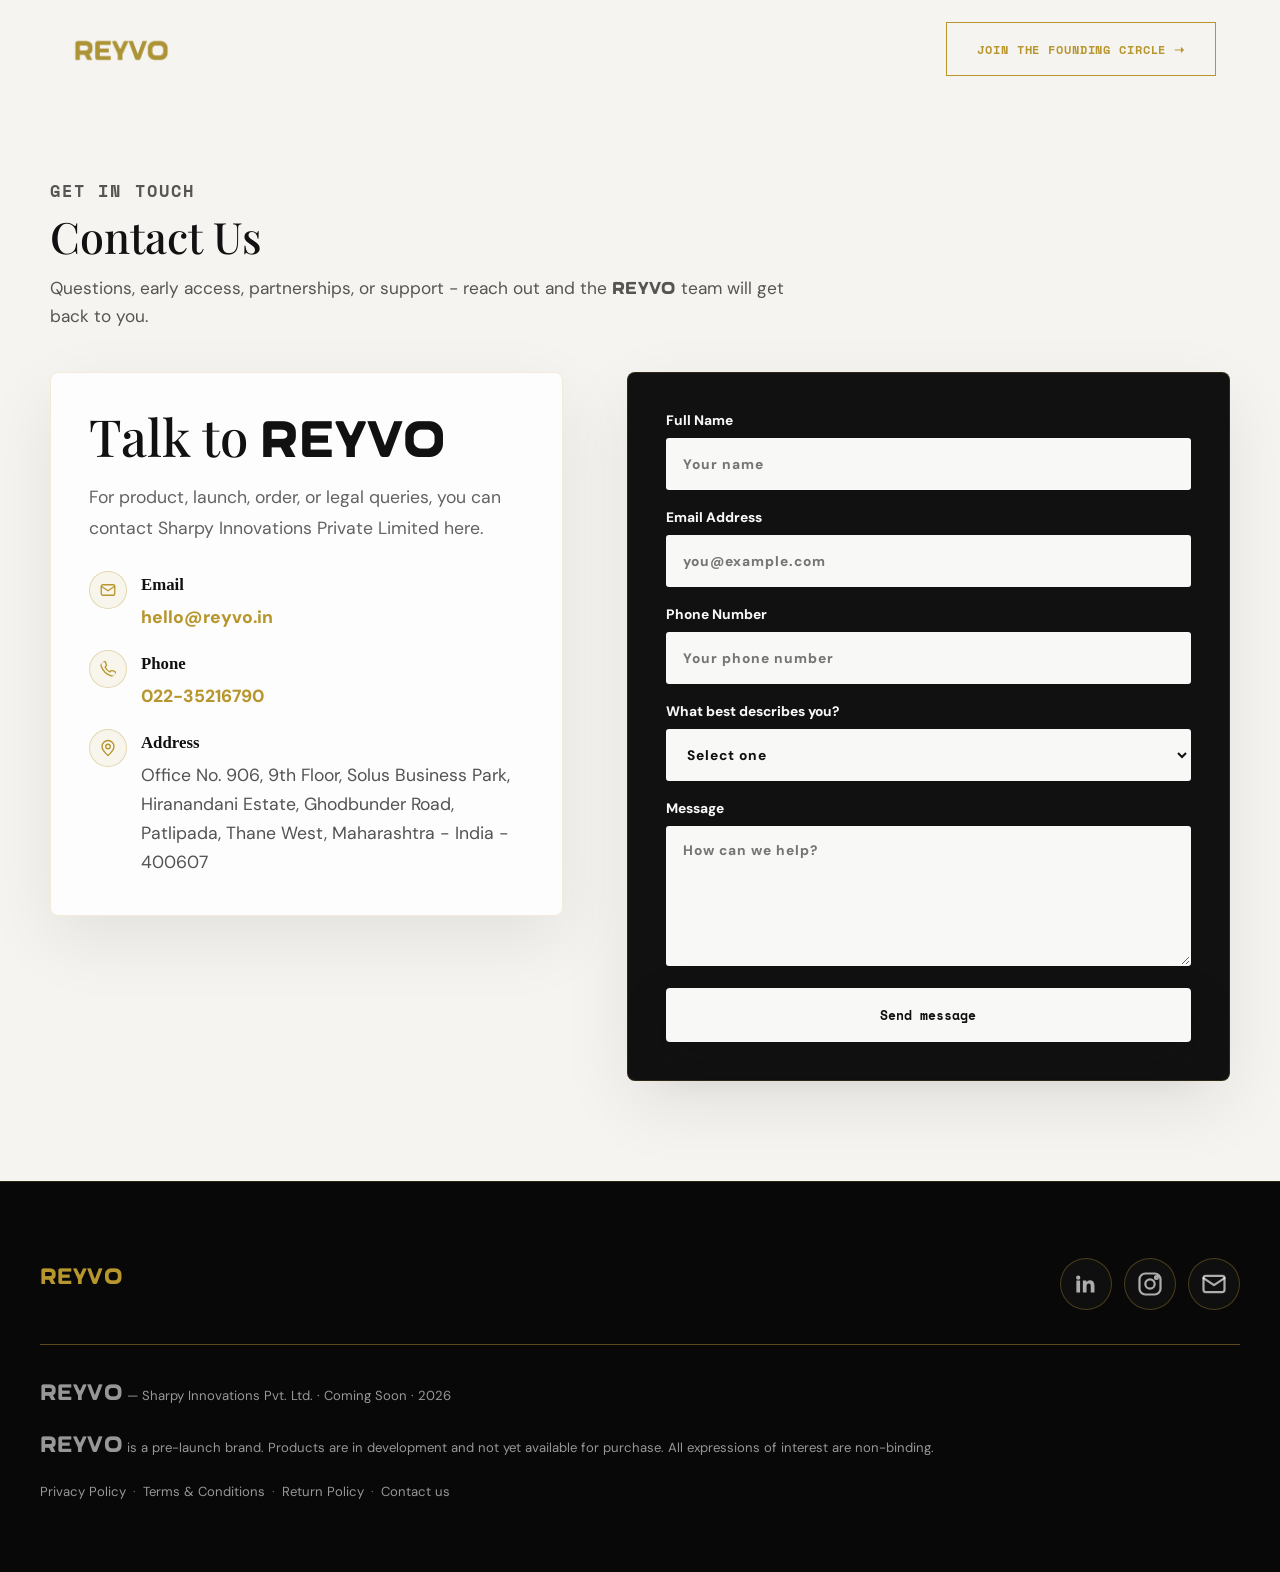
<file: contact-us.html>
<!DOCTYPE html>
<html lang="en">

<head>
    <meta charset="UTF-8">
    <meta name="viewport" content="width=device-width, initial-scale=1.0">
    <title>Contact Us - REYVO</title>
    <link rel="stylesheet" href="style.css">
</head>

<body class="legal-page">
    <header class="site-header legal-header">
        <a class="brand" href="index.html#top" aria-label="REYVO home">
            <img src="assets/reyvo-logo.png" alt="REYVO">
        </a>
        <a class="header-cta" href="index.html#founding-circle">Join the Founding Circle ➝</a>
    </header>

    <main class="legal-main contact-main">
        <section class="legal-hero contact-hero">
            <p class="eyebrow">Get in Touch</p>
            <h1>Contact Us</h1>
            <p>Questions, early access, partnerships, or support - reach out and the REYVO team will get back to you.
            </p>
        </section>

        <section class="contact-grid">
            <div class="contact-card">
                <h2>Talk to REYVO</h2>
                <p>For product, launch, order, or legal queries, you can contact Sharpy Innovations Private Limited
                    here.</p>
                <div class="contact-list">
                    <p>
                        <svg class="contact-icon" viewBox="0 0 24 24" aria-hidden="true">
                            <rect x="3" y="5" width="18" height="14" rx="2" ry="2"></rect>
                            <path d="m3 7 9 6 9-6"></path>
                        </svg>
                        <span><strong>Email</strong><a href="mailto:hello@reyvo.in">hello@reyvo.in</a></span>
                    </p>
                    <p>
                        <svg class="contact-icon" viewBox="0 0 24 24" aria-hidden="true">
                            <path d="M22 16.92v3a2 2 0 0 1-2.18 2 19.8 19.8 0 0 1-8.63-3.07 19.5 19.5 0 0 1-6-6A19.8 19.8 0 0 1 2.12 4.2 2 2 0 0 1 4.11 2h3a2 2 0 0 1 2 1.72c.12.9.33 1.77.63 2.61a2 2 0 0 1-.45 2.11L8.09 9.64a16 16 0 0 0 6.27 6.27l1.2-1.2a2 2 0 0 1 2.11-.45c.84.3 1.71.51 2.61.63A2 2 0 0 1 22 16.92Z"></path>
                        </svg>
                        <span><strong>Phone</strong><a href="tel:02235216790">022-35216790</a></span>
                    </p>
                    <p>
                        <svg class="contact-icon" viewBox="0 0 24 24" aria-hidden="true">
                            <path d="M20 10c0 5-8 12-8 12S4 15 4 10a8 8 0 1 1 16 0Z"></path>
                            <circle cx="12" cy="10" r="3"></circle>
                        </svg>
                        <span><strong>Address</strong><span>Office No. 906, 9th Floor, Solus Business Park, Hiranandani Estate,
                                Ghodbunder Road, Patlipada, Thane West, Maharashtra - India - 400607</span></span>
                    </p>
                </div>
            </div>

            <form class="contact-form" id="contactForm">
                <input type="hidden" name="form_type" value="contact_us">
                <label>
                    Full Name
                    <input type="text" name="name" placeholder="Your name" required>
                </label>
                <label>
                    Email Address
                    <input type="email" name="email" placeholder="you@example.com" required>
                </label>
                <label>
                    Phone Number
                    <input type="tel" name="phone" placeholder="Your phone number">
                </label>
                <label>
                    What best describes you?
                    <select name="role" required>
                        <option value="">Select one</option>
                        <option>Founder</option>
                        <option>Professional</option>
                        <option>Student</option>
                        <option>Active</option>
                        <option>Other</option>
                    </select>
                </label>
                <label>
                    Message
                    <textarea name="message" rows="5" placeholder="How can we help?"></textarea>
                </label>
                <button class="button primary" type="submit">Send message</button>
            </form>
        </section>

    </main>

    <footer class="footer landing-footer">
        <div class="footer-inner">
            <div class="footer-topline">
                <a class="footer-logo-link" href="index.html#top" aria-label="REYVO home"><strong>REYVO</strong></a>
                <div class="footer-social">
                    <a href="https://www.linkedin.com/company/reyvo" target="_blank" rel="noopener"
                        aria-label="LinkedIn">
                        <svg class="social-icon" viewBox="0 0 24 24" aria-hidden="true">
                            <path d="M6.94 8.96H3.75v10.29h3.19V8.96ZM5.34 4.75a1.85 1.85 0 1 0 0 3.7 1.85 1.85 0 0 0 0-3.7Zm13.91 8.6c0-3.1-1.65-4.54-3.86-4.54a3.33 3.33 0 0 0-3 1.65h-.04v-1.5H9.29v10.29h3.19v-5.09c0-1.34.25-2.64 1.92-2.64s1.66 1.54 1.66 2.73v5h3.19v-5.9Z" />
                        </svg>
                    </a>
                    <a href="https://www.instagram.com/reyvoindia" target="_blank" rel="noopener"
                        aria-label="Instagram">
                        <svg class="social-icon" viewBox="0 0 24 24" aria-hidden="true">
                            <rect x="3" y="3" width="18" height="18" rx="5" ry="5"></rect>
                            <circle cx="12" cy="12" r="4"></circle>
                            <circle cx="17.5" cy="6.5" r="1.2"></circle>
                        </svg>
                    </a>
                    <a href="mailto:hello@reyvo.in" aria-label="Email REYVO">
                        <svg class="social-icon" viewBox="0 0 24 24" aria-hidden="true">
                            <rect x="3" y="5" width="18" height="14" rx="2" ry="2"></rect>
                            <path d="m3 7 9 6 9-6"></path>
                        </svg>
                    </a>
                </div>
            </div>
            <div class="footer-divider" aria-hidden="true"></div>
            <p>REYVO &mdash; Sharpy Innovations Pvt. Ltd. &#183; Coming Soon &#183; 2026</p>
            <p>REYVO is a pre-launch brand. Products are in development and not yet available for purchase. All
                expressions of interest are non-binding.</p>
            <nav class="footer-policy-links" aria-label="Footer links">
                <a href="privacy-policy.html">Privacy Policy</a>
                <a href="terms-and-conditions.html">Terms &amp; Conditions</a>
                <a href="refund-return-policy.html">Return Policy</a>
                <a href="contact-us.html">Contact us</a>
            </nav>
        </div>
    </footer>
    <script src="script.js"></script>
</body>

</html>
</file>
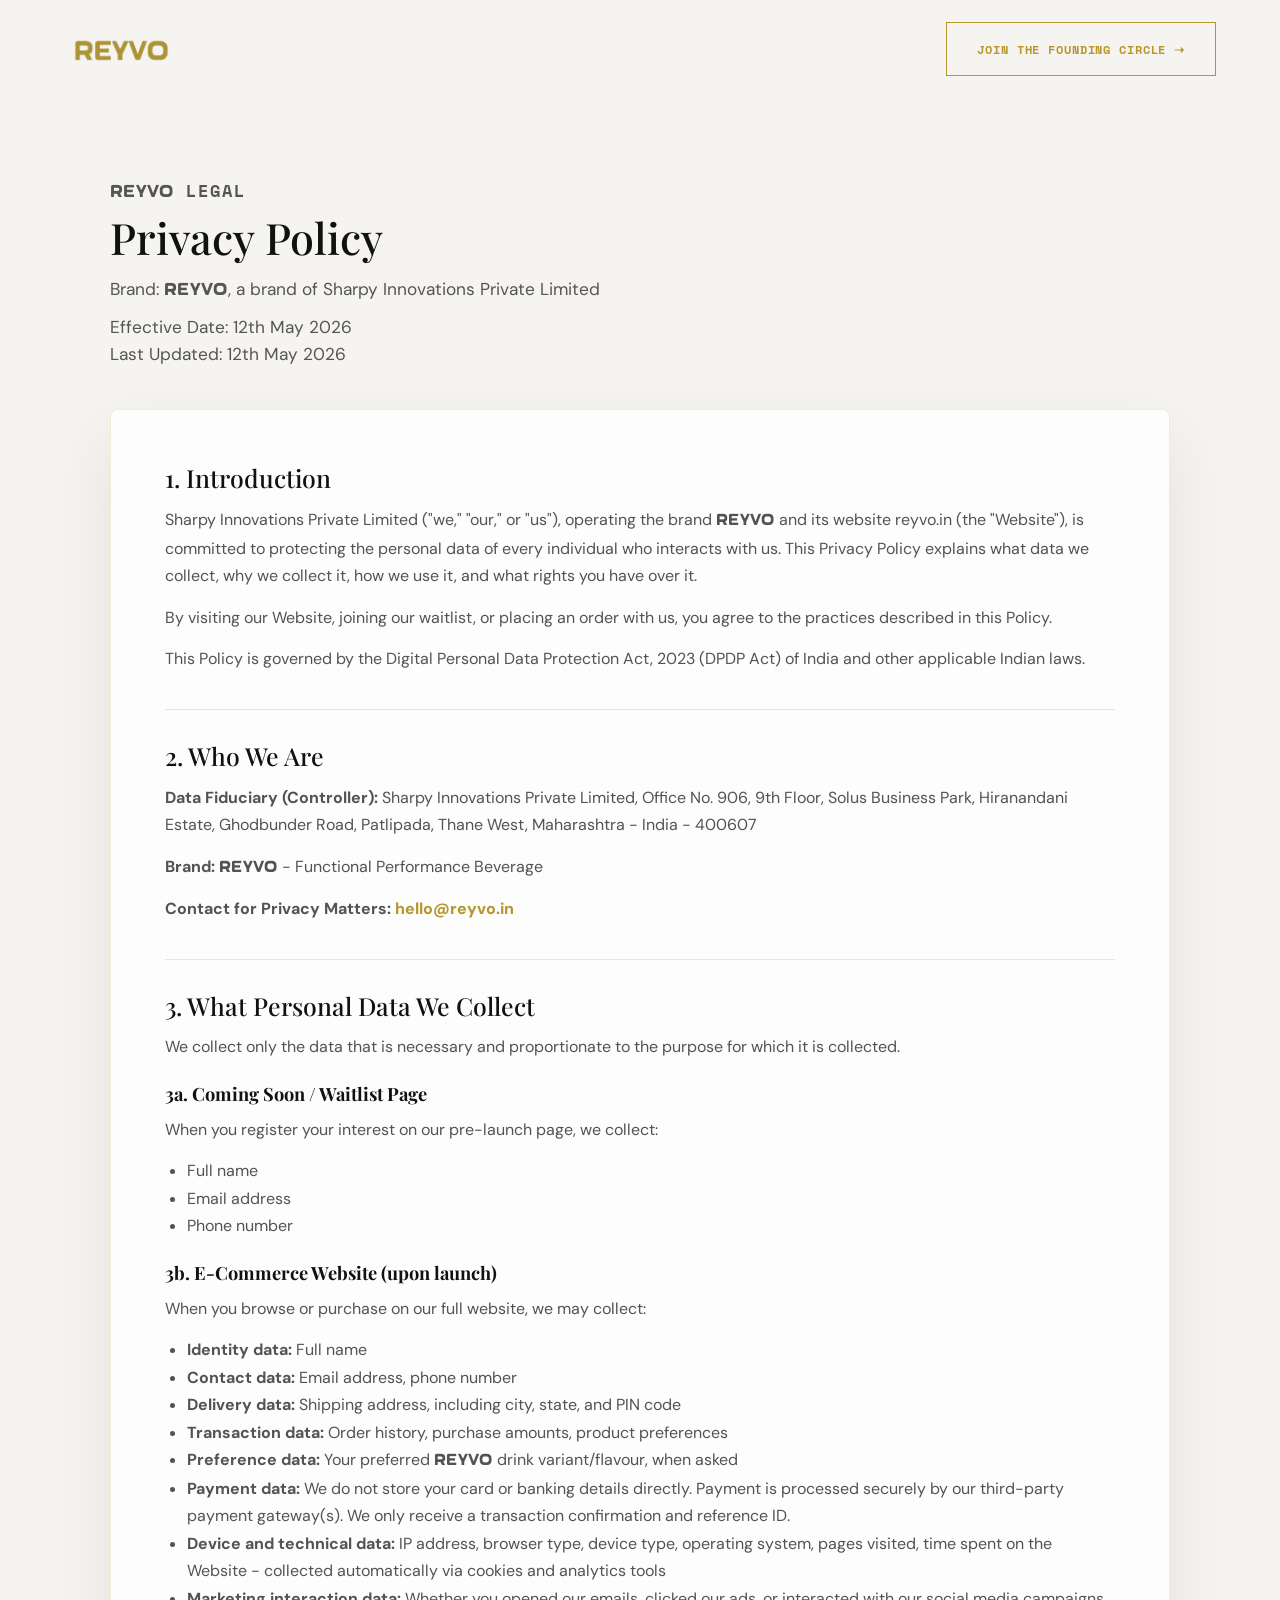
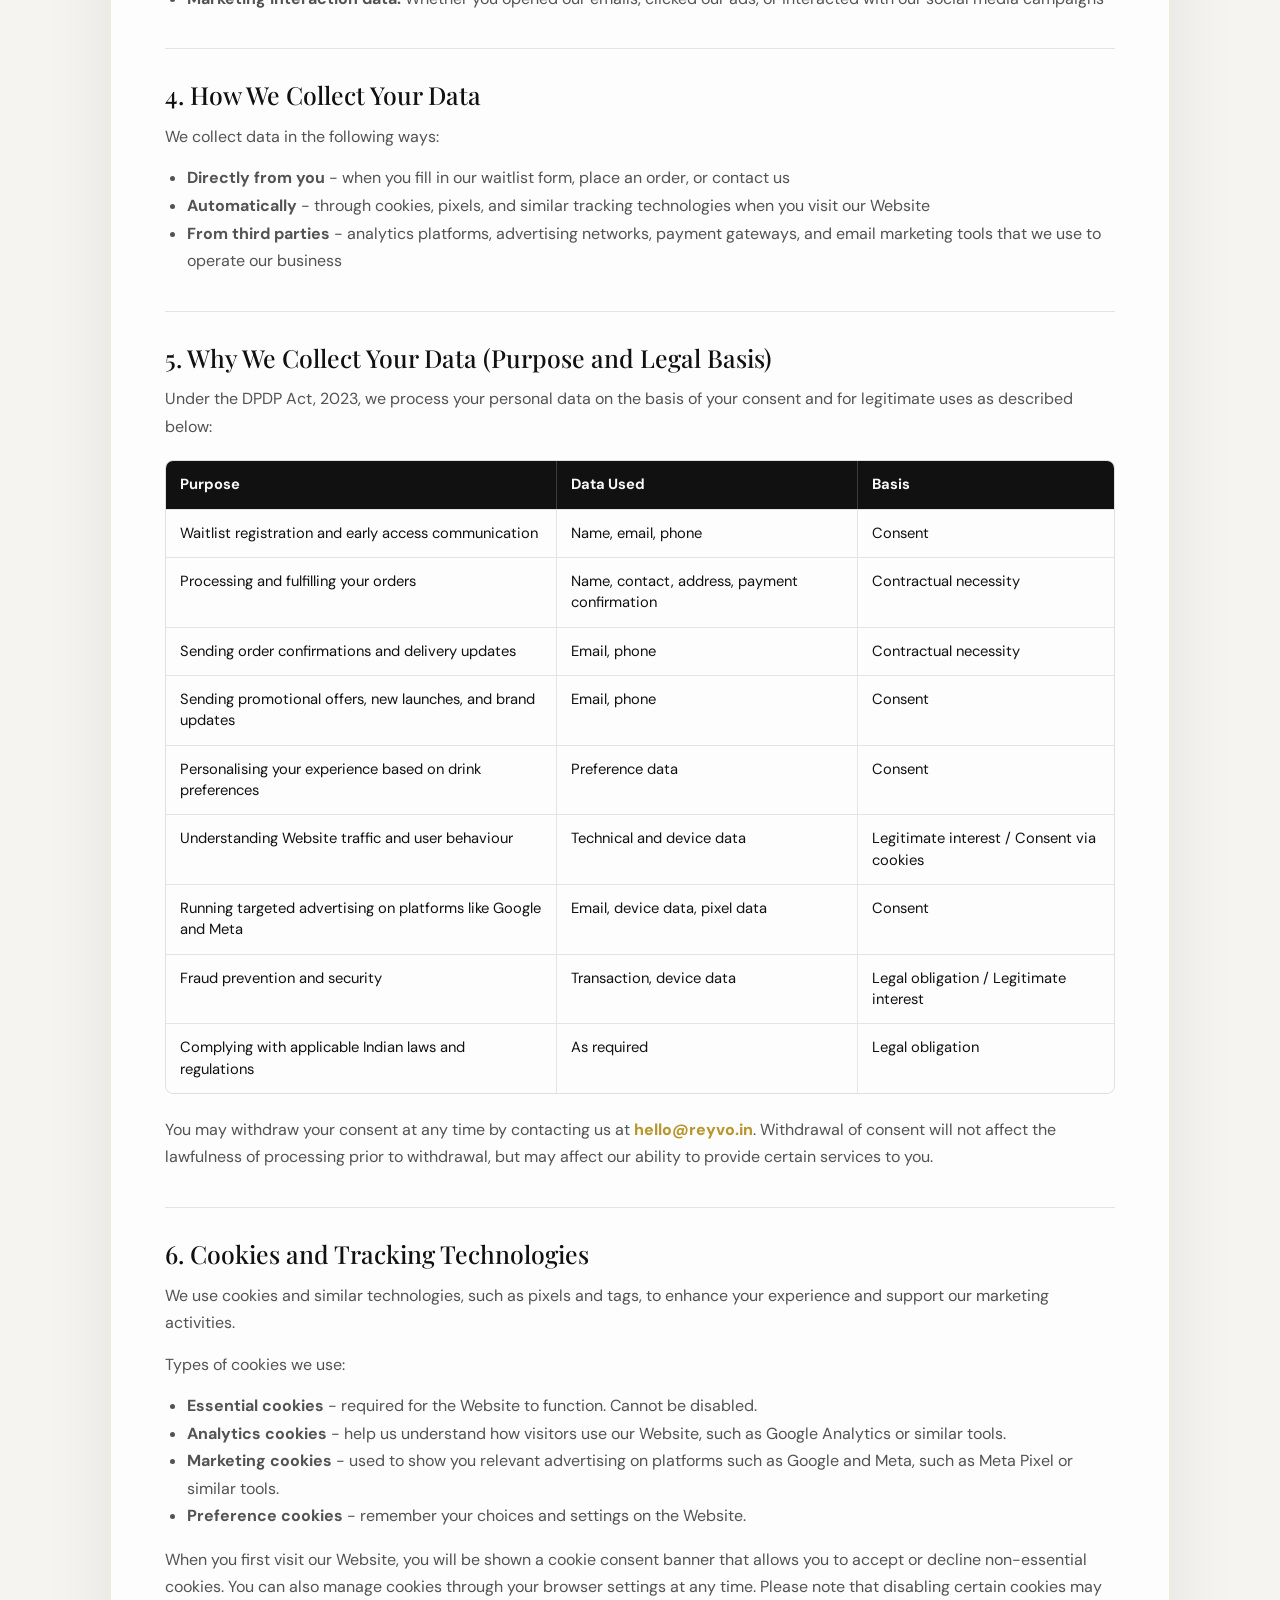
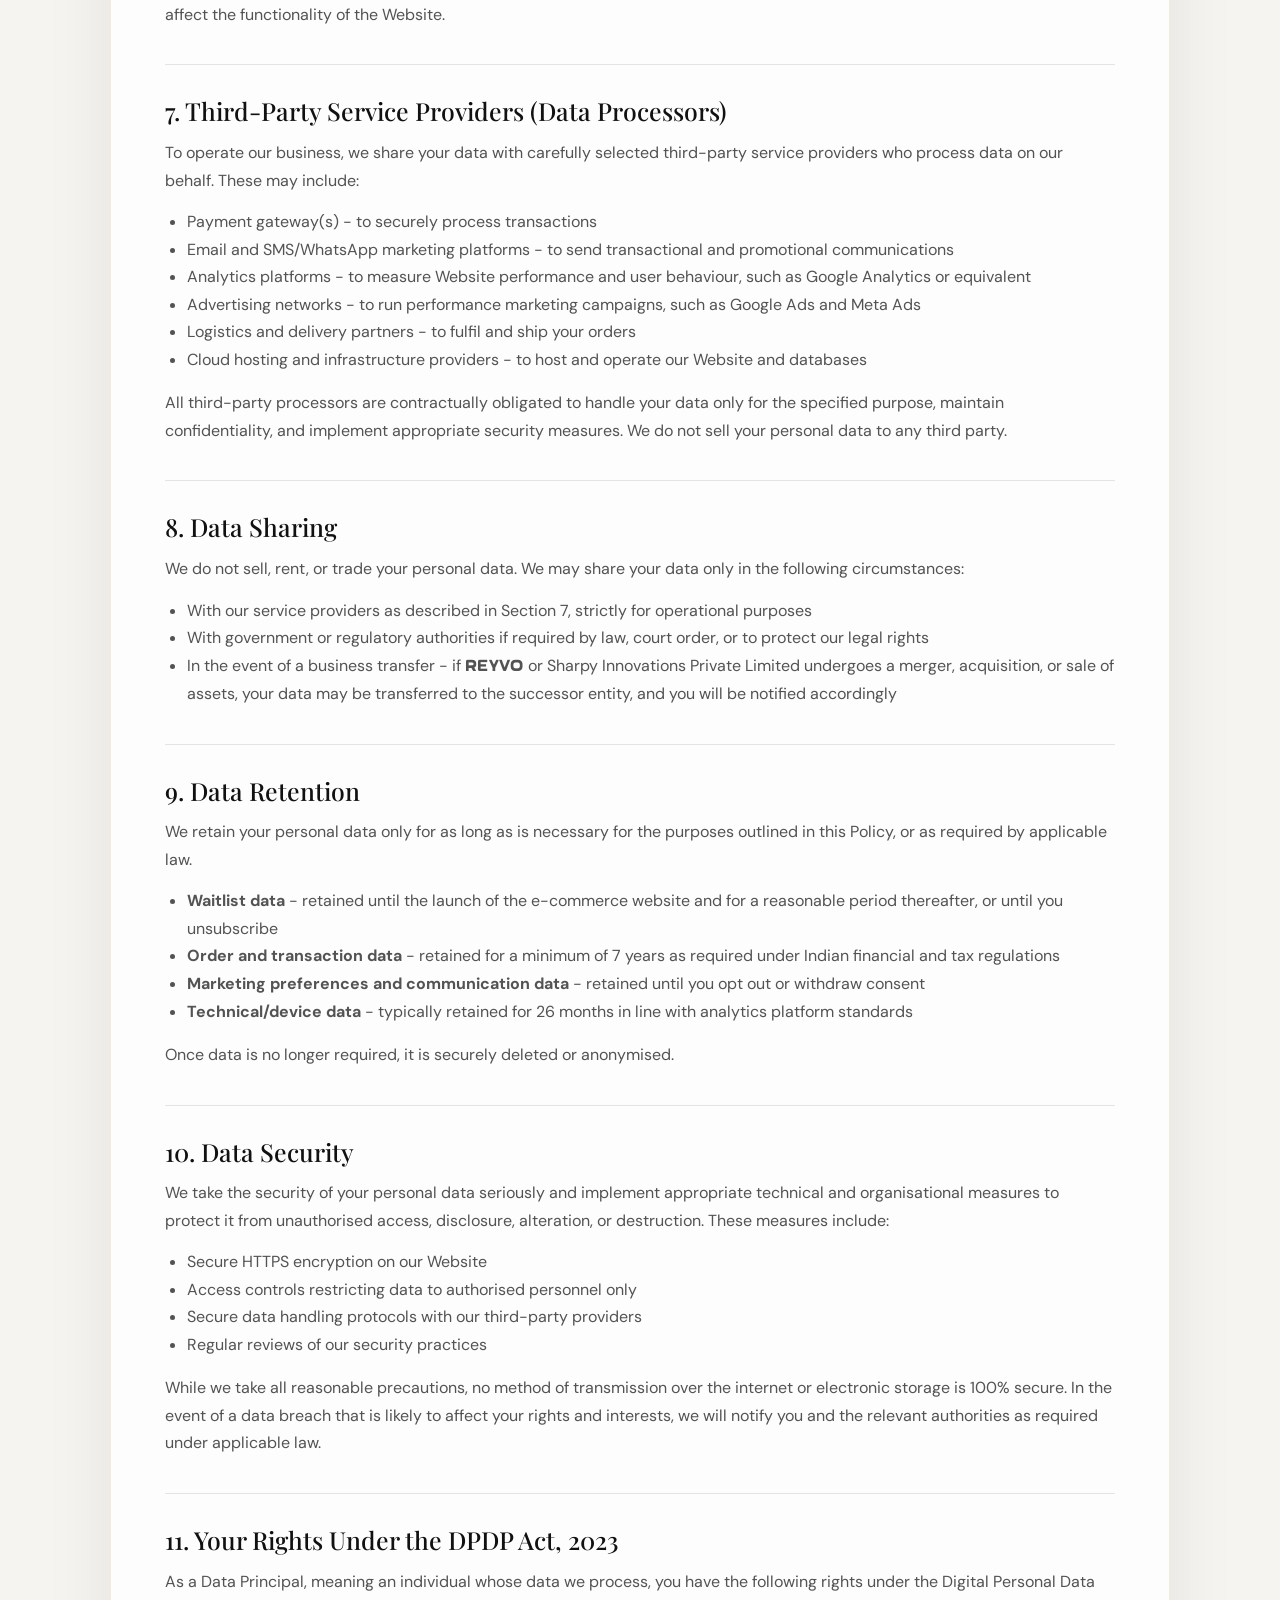
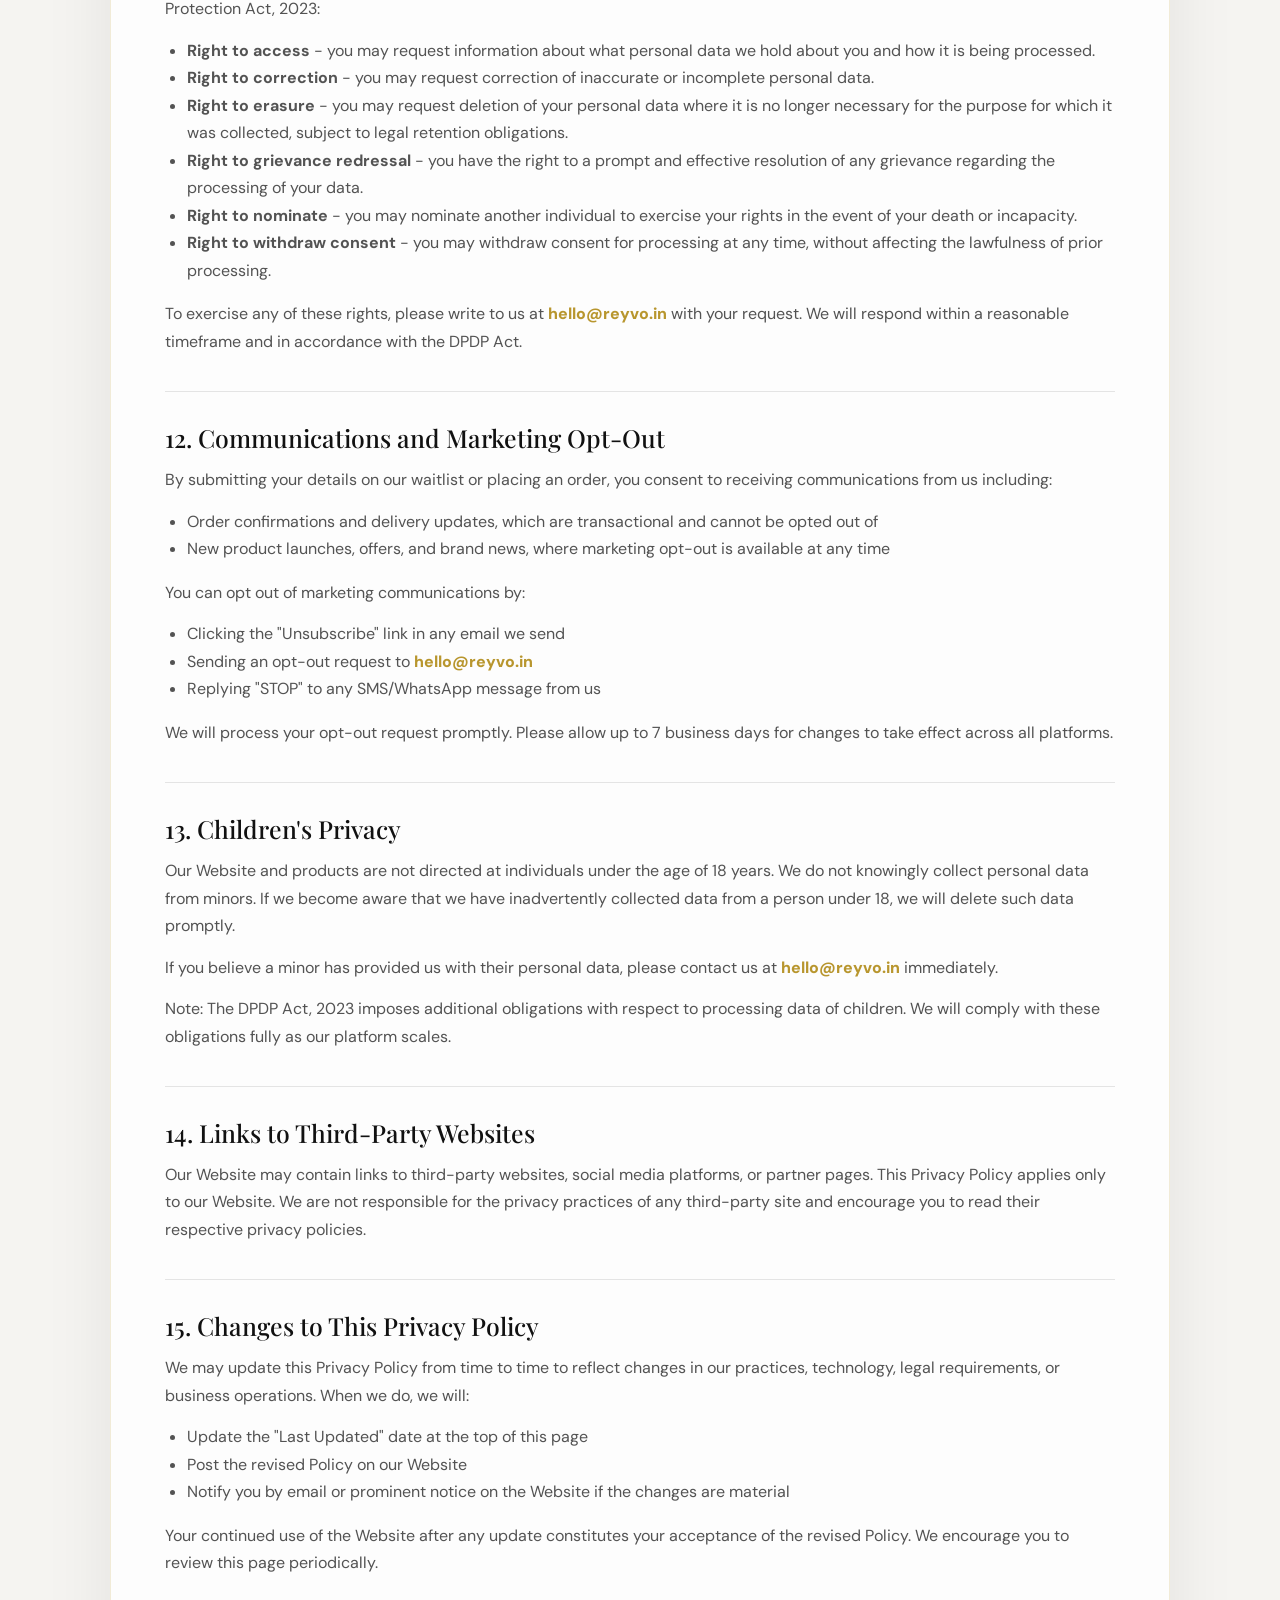
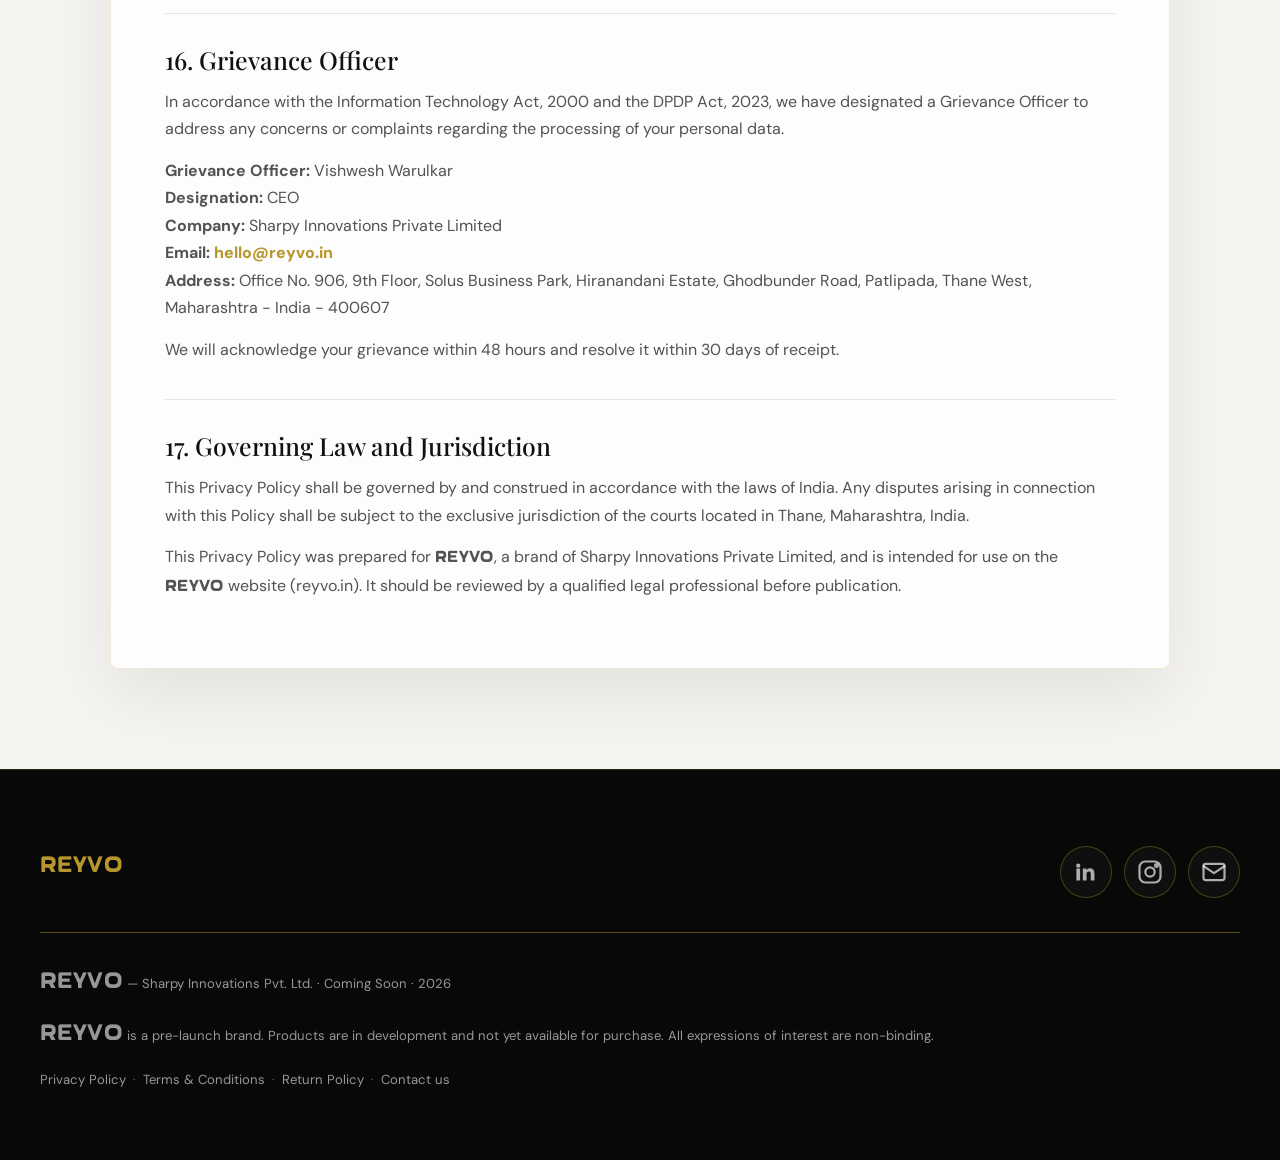
<file: privacy-policy.html>
<!DOCTYPE html>
<html lang="en">

<head>
    <meta charset="UTF-8">
    <meta name="viewport" content="width=device-width, initial-scale=1.0">
    <title>Privacy Policy - REYVO</title>
    <link rel="stylesheet" href="style.css">
</head>

<body class="legal-page">
    <header class="site-header legal-header">
        <a class="brand" href="index.html#top" aria-label="REYVO home">
            <img src="assets/reyvo-logo.png" alt="REYVO">
        </a>
        <a class="header-cta" href="index.html#founding-circle">Join the Founding Circle ➝</a>
    </header>

    <main class="legal-main">
        <section class="legal-hero">
            <p class="eyebrow">REYVO Legal</p>
            <h1>Privacy Policy</h1>
            <p>Brand: REYVO, a brand of Sharpy Innovations Private Limited</p>
            <p>Effective Date: 12th May 2026<br>Last Updated: 12th May 2026</p>
        </section>

        <article class="legal-content">
            <section>
                <h2>1. Introduction</h2>
                <p>Sharpy Innovations Private Limited ("we," "our," or "us"), operating the brand REYVO and its website
                    reyvo.in (the "Website"), is committed to protecting the personal data of every individual who
                    interacts with us. This Privacy Policy explains what data we collect, why we collect it, how we use
                    it, and what rights you have over it.</p>
                <p>By visiting our Website, joining our waitlist, or placing an order with us, you agree to the
                    practices described in this Policy.</p>
                <p>This Policy is governed by the Digital Personal Data Protection Act, 2023 (DPDP Act) of India and
                    other applicable Indian laws.</p>
            </section>

            <section>
                <h2>2. Who We Are</h2>
                <p><strong>Data Fiduciary (Controller):</strong> Sharpy Innovations Private Limited, Office No. 906, 9th
                    Floor, Solus Business Park, Hiranandani Estate, Ghodbunder Road, Patlipada, Thane West, Maharashtra
                    - India - 400607</p>
                <p><strong>Brand:</strong> REYVO - Functional Performance Beverage</p>
                <p><strong>Contact for Privacy Matters:</strong> <a href="mailto:hello@reyvo.in">hello@reyvo.in</a></p>
            </section>

            <section>
                <h2>3. What Personal Data We Collect</h2>
                <p>We collect only the data that is necessary and proportionate to the purpose for which it is
                    collected.</p>
                <h3>3a. Coming Soon / Waitlist Page</h3>
                <p>When you register your interest on our pre-launch page, we collect:</p>
                <ul>
                    <li>Full name</li>
                    <li>Email address</li>
                    <li>Phone number</li>
                </ul>
                <h3>3b. E-Commerce Website (upon launch)</h3>
                <p>When you browse or purchase on our full website, we may collect:</p>
                <ul>
                    <li><strong>Identity data:</strong> Full name</li>
                    <li><strong>Contact data:</strong> Email address, phone number</li>
                    <li><strong>Delivery data:</strong> Shipping address, including city, state, and PIN code</li>
                    <li><strong>Transaction data:</strong> Order history, purchase amounts, product preferences</li>
                    <li><strong>Preference data:</strong> Your preferred REYVO drink variant/flavour, when asked</li>
                    <li><strong>Payment data:</strong> We do not store your card or banking details directly. Payment is
                        processed securely by our third-party payment gateway(s). We only receive a transaction
                        confirmation and reference ID.</li>
                    <li><strong>Device and technical data:</strong> IP address, browser type, device type, operating
                        system, pages visited, time spent on the Website - collected automatically via cookies and
                        analytics tools</li>
                    <li><strong>Marketing interaction data:</strong> Whether you opened our emails, clicked our ads, or
                        interacted with our social media campaigns</li>
                </ul>
            </section>

            <section>
                <h2>4. How We Collect Your Data</h2>
                <p>We collect data in the following ways:</p>
                <ul>
                    <li><strong>Directly from you</strong> - when you fill in our waitlist form, place an order, or
                        contact us</li>
                    <li><strong>Automatically</strong> - through cookies, pixels, and similar tracking technologies when
                        you visit our Website</li>
                    <li><strong>From third parties</strong> - analytics platforms, advertising networks, payment
                        gateways, and email marketing tools that we use to operate our business</li>
                </ul>
            </section>

            <section>
                <h2>5. Why We Collect Your Data (Purpose and Legal Basis)</h2>
                <p>Under the DPDP Act, 2023, we process your personal data on the basis of your consent and for
                    legitimate uses as described below:</p>
                <div class="policy-table">
                    <div><strong>Purpose</strong><strong>Data Used</strong><strong>Basis</strong></div>
                    <div><span>Waitlist registration and early access communication</span><span>Name, email,
                            phone</span><span>Consent</span></div>
                    <div><span>Processing and fulfilling your orders</span><span>Name, contact, address, payment
                            confirmation</span><span>Contractual necessity</span></div>
                    <div><span>Sending order confirmations and delivery updates</span><span>Email,
                            phone</span><span>Contractual necessity</span></div>
                    <div><span>Sending promotional offers, new launches, and brand updates</span><span>Email,
                            phone</span><span>Consent</span></div>
                    <div><span>Personalising your experience based on drink preferences</span><span>Preference
                            data</span><span>Consent</span></div>
                    <div><span>Understanding Website traffic and user behaviour</span><span>Technical and device
                            data</span><span>Legitimate interest / Consent via cookies</span></div>
                    <div><span>Running targeted advertising on platforms like Google and Meta</span><span>Email, device
                            data, pixel data</span><span>Consent</span></div>
                    <div><span>Fraud prevention and security</span><span>Transaction, device data</span><span>Legal
                            obligation / Legitimate interest</span></div>
                    <div><span>Complying with applicable Indian laws and regulations</span><span>As
                            required</span><span>Legal obligation</span></div>
                </div>
                <p>You may withdraw your consent at any time by contacting us at <a
                        href="mailto:hello@reyvo.in">hello@reyvo.in</a>. Withdrawal of consent will not affect the
                    lawfulness of processing prior to withdrawal, but may affect our ability to provide certain services
                    to you.</p>
            </section>

            <section>
                <h2>6. Cookies and Tracking Technologies</h2>
                <p>We use cookies and similar technologies, such as pixels and tags, to enhance your experience and
                    support our marketing activities.</p>
                <p>Types of cookies we use:</p>
                <ul>
                    <li><strong>Essential cookies</strong> - required for the Website to function. Cannot be disabled.
                    </li>
                    <li><strong>Analytics cookies</strong> - help us understand how visitors use our Website, such as
                        Google Analytics or similar tools.</li>
                    <li><strong>Marketing cookies</strong> - used to show you relevant advertising on platforms such as
                        Google and Meta, such as Meta Pixel or similar tools.</li>
                    <li><strong>Preference cookies</strong> - remember your choices and settings on the Website.</li>
                </ul>
                <p>When you first visit our Website, you will be shown a cookie consent banner that allows you to accept
                    or decline non-essential cookies. You can also manage cookies through your browser settings at any
                    time. Please note that disabling certain cookies may affect the functionality of the Website.</p>
            </section>

            <section>
                <h2>7. Third-Party Service Providers (Data Processors)</h2>
                <p>To operate our business, we share your data with carefully selected third-party service providers who
                    process data on our behalf. These may include:</p>
                <ul>
                    <li>Payment gateway(s) - to securely process transactions</li>
                    <li>Email and SMS/WhatsApp marketing platforms - to send transactional and promotional
                        communications</li>
                    <li>Analytics platforms - to measure Website performance and user behaviour, such as Google
                        Analytics or equivalent</li>
                    <li>Advertising networks - to run performance marketing campaigns, such as Google Ads and Meta Ads
                    </li>
                    <li>Logistics and delivery partners - to fulfil and ship your orders</li>
                    <li>Cloud hosting and infrastructure providers - to host and operate our Website and databases</li>
                </ul>
                <p>All third-party processors are contractually obligated to handle your data only for the specified
                    purpose, maintain confidentiality, and implement appropriate security measures. We do not sell your
                    personal data to any third party.</p>
            </section>

            <section>
                <h2>8. Data Sharing</h2>
                <p>We do not sell, rent, or trade your personal data. We may share your data only in the following
                    circumstances:</p>
                <ul>
                    <li>With our service providers as described in Section 7, strictly for operational purposes</li>
                    <li>With government or regulatory authorities if required by law, court order, or to protect our
                        legal rights</li>
                    <li>In the event of a business transfer - if REYVO or Sharpy Innovations Private Limited undergoes a
                        merger, acquisition, or sale of assets, your data may be transferred to the successor entity,
                        and you will be notified accordingly</li>
                </ul>
            </section>

            <section>
                <h2>9. Data Retention</h2>
                <p>We retain your personal data only for as long as is necessary for the purposes outlined in this
                    Policy, or as required by applicable law.</p>
                <ul>
                    <li><strong>Waitlist data</strong> - retained until the launch of the e-commerce website and for a
                        reasonable period thereafter, or until you unsubscribe</li>
                    <li><strong>Order and transaction data</strong> - retained for a minimum of 7 years as required
                        under Indian financial and tax regulations</li>
                    <li><strong>Marketing preferences and communication data</strong> - retained until you opt out or
                        withdraw consent</li>
                    <li><strong>Technical/device data</strong> - typically retained for 26 months in line with analytics
                        platform standards</li>
                </ul>
                <p>Once data is no longer required, it is securely deleted or anonymised.</p>
            </section>

            <section>
                <h2>10. Data Security</h2>
                <p>We take the security of your personal data seriously and implement appropriate technical and
                    organisational measures to protect it from unauthorised access, disclosure, alteration, or
                    destruction. These measures include:</p>
                <ul>
                    <li>Secure HTTPS encryption on our Website</li>
                    <li>Access controls restricting data to authorised personnel only</li>
                    <li>Secure data handling protocols with our third-party providers</li>
                    <li>Regular reviews of our security practices</li>
                </ul>
                <p>While we take all reasonable precautions, no method of transmission over the internet or electronic
                    storage is 100% secure. In the event of a data breach that is likely to affect your rights and
                    interests, we will notify you and the relevant authorities as required under applicable law.</p>
            </section>

            <section>
                <h2>11. Your Rights Under the DPDP Act, 2023</h2>
                <p>As a Data Principal, meaning an individual whose data we process, you have the following rights under
                    the Digital Personal Data Protection Act, 2023:</p>
                <ul>
                    <li><strong>Right to access</strong> - you may request information about what personal data we hold
                        about you and how it is being processed.</li>
                    <li><strong>Right to correction</strong> - you may request correction of inaccurate or incomplete
                        personal data.</li>
                    <li><strong>Right to erasure</strong> - you may request deletion of your personal data where it is
                        no longer necessary for the purpose for which it was collected, subject to legal retention
                        obligations.</li>
                    <li><strong>Right to grievance redressal</strong> - you have the right to a prompt and effective
                        resolution of any grievance regarding the processing of your data.</li>
                    <li><strong>Right to nominate</strong> - you may nominate another individual to exercise your rights
                        in the event of your death or incapacity.</li>
                    <li><strong>Right to withdraw consent</strong> - you may withdraw consent for processing at any
                        time, without affecting the lawfulness of prior processing.</li>
                </ul>
                <p>To exercise any of these rights, please write to us at <a
                        href="mailto:hello@reyvo.in">hello@reyvo.in</a> with your request. We will respond within a
                    reasonable timeframe and in accordance with the DPDP Act.</p>
            </section>

            <section>
                <h2>12. Communications and Marketing Opt-Out</h2>
                <p>By submitting your details on our waitlist or placing an order, you consent to receiving
                    communications from us including:</p>
                <ul>
                    <li>Order confirmations and delivery updates, which are transactional and cannot be opted out of
                    </li>
                    <li>New product launches, offers, and brand news, where marketing opt-out is available at any time
                    </li>
                </ul>
                <p>You can opt out of marketing communications by:</p>
                <ul>
                    <li>Clicking the "Unsubscribe" link in any email we send</li>
                    <li>Sending an opt-out request to <a href="mailto:hello@reyvo.in">hello@reyvo.in</a></li>
                    <li>Replying "STOP" to any SMS/WhatsApp message from us</li>
                </ul>
                <p>We will process your opt-out request promptly. Please allow up to 7 business days for changes to take
                    effect across all platforms.</p>
            </section>

            <section>
                <h2>13. Children's Privacy</h2>
                <p>Our Website and products are not directed at individuals under the age of 18 years. We do not
                    knowingly collect personal data from minors. If we become aware that we have inadvertently collected
                    data from a person under 18, we will delete such data promptly.</p>
                <p>If you believe a minor has provided us with their personal data, please contact us at <a
                        href="mailto:hello@reyvo.in">hello@reyvo.in</a> immediately.</p>
                <p>Note: The DPDP Act, 2023 imposes additional obligations with respect to processing data of children.
                    We will comply with these obligations fully as our platform scales.</p>
            </section>

            <section>
                <h2>14. Links to Third-Party Websites</h2>
                <p>Our Website may contain links to third-party websites, social media platforms, or partner pages. This
                    Privacy Policy applies only to our Website. We are not responsible for the privacy practices of any
                    third-party site and encourage you to read their respective privacy policies.</p>
            </section>

            <section>
                <h2>15. Changes to This Privacy Policy</h2>
                <p>We may update this Privacy Policy from time to time to reflect changes in our practices, technology,
                    legal requirements, or business operations. When we do, we will:</p>
                <ul>
                    <li>Update the "Last Updated" date at the top of this page</li>
                    <li>Post the revised Policy on our Website</li>
                    <li>Notify you by email or prominent notice on the Website if the changes are material</li>
                </ul>
                <p>Your continued use of the Website after any update constitutes your acceptance of the revised Policy.
                    We encourage you to review this page periodically.</p>
            </section>

            <section>
                <h2>16. Grievance Officer</h2>
                <p>In accordance with the Information Technology Act, 2000 and the DPDP Act, 2023, we have designated a
                    Grievance Officer to address any concerns or complaints regarding the processing of your personal
                    data.</p>
                <p><strong>Grievance Officer:</strong> Vishwesh Warulkar<br><strong>Designation:</strong>
                    CEO<br><strong>Company:</strong> Sharpy Innovations Private Limited<br><strong>Email:</strong> <a
                        href="mailto:hello@reyvo.in">hello@reyvo.in</a><br><strong>Address:</strong> Office No. 906, 9th
                    Floor, Solus Business Park, Hiranandani Estate, Ghodbunder Road, Patlipada, Thane West, Maharashtra
                    - India - 400607</p>
                <p>We will acknowledge your grievance within 48 hours and resolve it within 30 days of receipt.</p>
            </section>

            <section>
                <h2>17. Governing Law and Jurisdiction</h2>
                <p>This Privacy Policy shall be governed by and construed in accordance with the laws of India. Any
                    disputes arising in connection with this Policy shall be subject to the exclusive jurisdiction of
                    the courts located in Thane, Maharashtra, India.</p>
                <p>This Privacy Policy was prepared for REYVO, a brand of Sharpy Innovations Private Limited, and is
                    intended for use on the REYVO website (reyvo.in). It should be reviewed by a qualified legal
                    professional before publication.</p>
            </section>
        </article>
    </main>

    <footer class="footer landing-footer">
        <div class="footer-inner">
            <div class="footer-topline">
                <a class="footer-logo-link" href="index.html#top" aria-label="REYVO home"><strong>REYVO</strong></a>
                <div class="footer-social">
                    <a href="https://www.linkedin.com/company/reyvo" target="_blank" rel="noopener"
                        aria-label="LinkedIn">
                        <svg class="social-icon" viewBox="0 0 24 24" aria-hidden="true">
                            <path d="M6.94 8.96H3.75v10.29h3.19V8.96ZM5.34 4.75a1.85 1.85 0 1 0 0 3.7 1.85 1.85 0 0 0 0-3.7Zm13.91 8.6c0-3.1-1.65-4.54-3.86-4.54a3.33 3.33 0 0 0-3 1.65h-.04v-1.5H9.29v10.29h3.19v-5.09c0-1.34.25-2.64 1.92-2.64s1.66 1.54 1.66 2.73v5h3.19v-5.9Z" />
                        </svg>
                    </a>
                    <a href="https://www.instagram.com/reyvoindia" target="_blank" rel="noopener"
                        aria-label="Instagram">
                        <svg class="social-icon" viewBox="0 0 24 24" aria-hidden="true">
                            <rect x="3" y="3" width="18" height="18" rx="5" ry="5"></rect>
                            <circle cx="12" cy="12" r="4"></circle>
                            <circle cx="17.5" cy="6.5" r="1.2"></circle>
                        </svg>
                    </a>
                    <a href="mailto:hello@reyvo.in" aria-label="Email REYVO">
                        <svg class="social-icon" viewBox="0 0 24 24" aria-hidden="true">
                            <rect x="3" y="5" width="18" height="14" rx="2" ry="2"></rect>
                            <path d="m3 7 9 6 9-6"></path>
                        </svg>
                    </a>
                </div>
            </div>
            <div class="footer-divider" aria-hidden="true"></div>
            <p>REYVO &mdash; Sharpy Innovations Pvt. Ltd. &#183; Coming Soon &#183; 2026</p>
            <p>REYVO is a pre-launch brand. Products are in development and not yet available for purchase. All
                expressions of interest are non-binding.</p>
            <nav class="footer-policy-links" aria-label="Footer links">
                <a href="privacy-policy.html">Privacy Policy</a>
                <a href="terms-and-conditions.html">Terms &amp; Conditions</a>
                <a href="refund-return-policy.html">Return Policy</a>
                <a href="contact-us.html">Contact us</a>
            </nav>
        </div>
    </footer>
    <script src="script.js"></script>
</body>

</html>
</file>
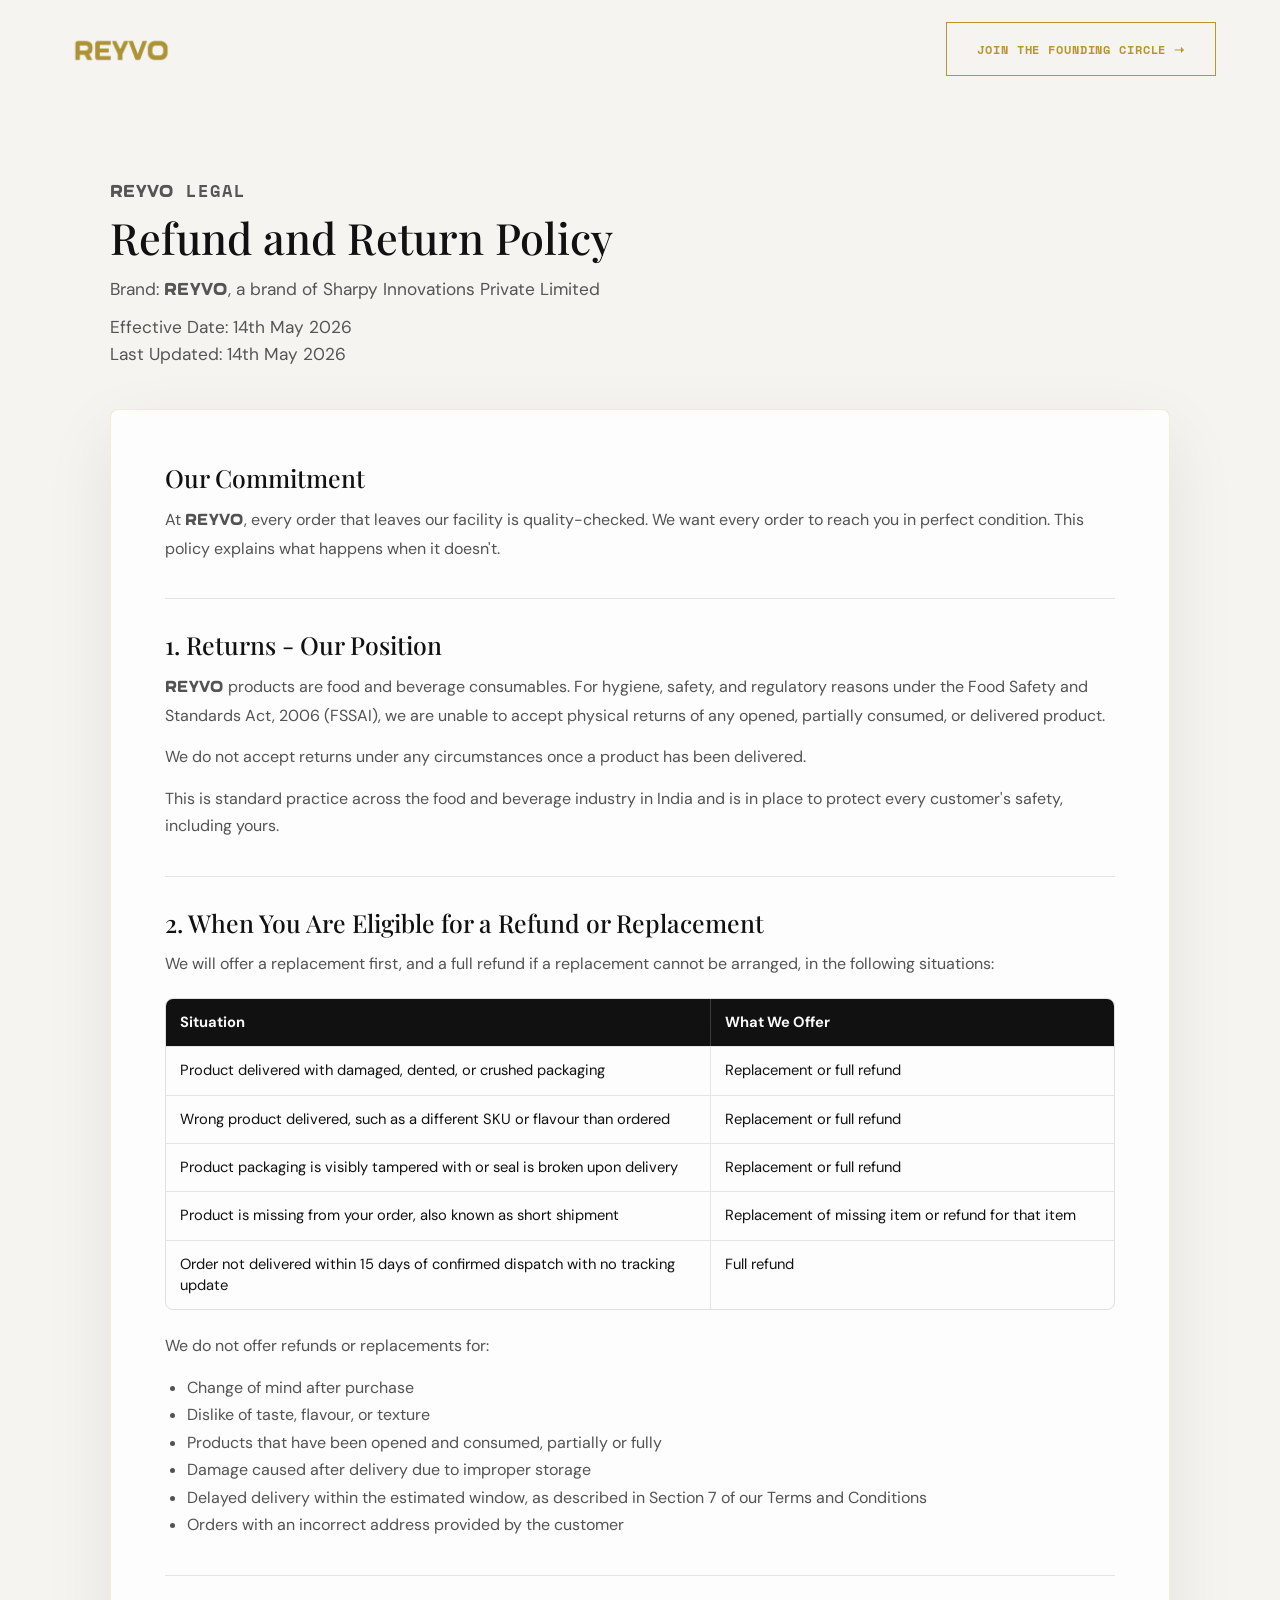
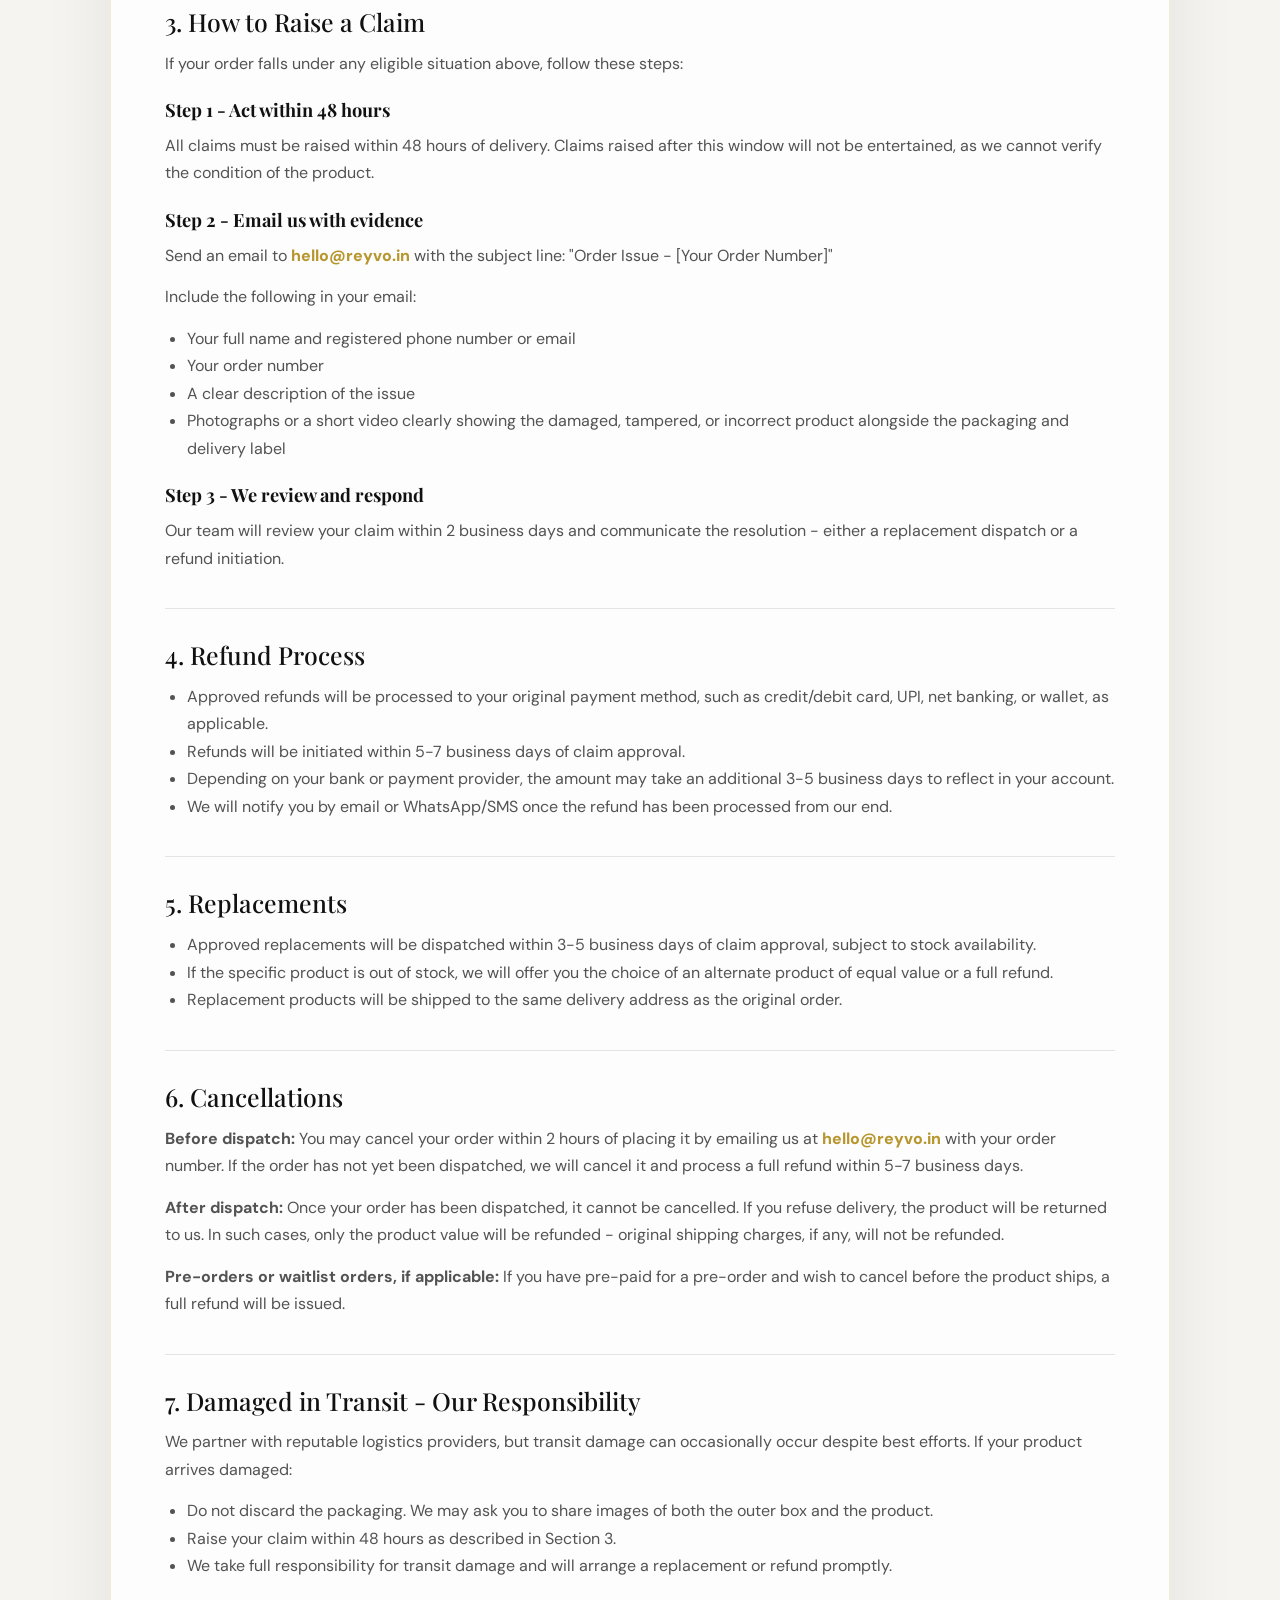
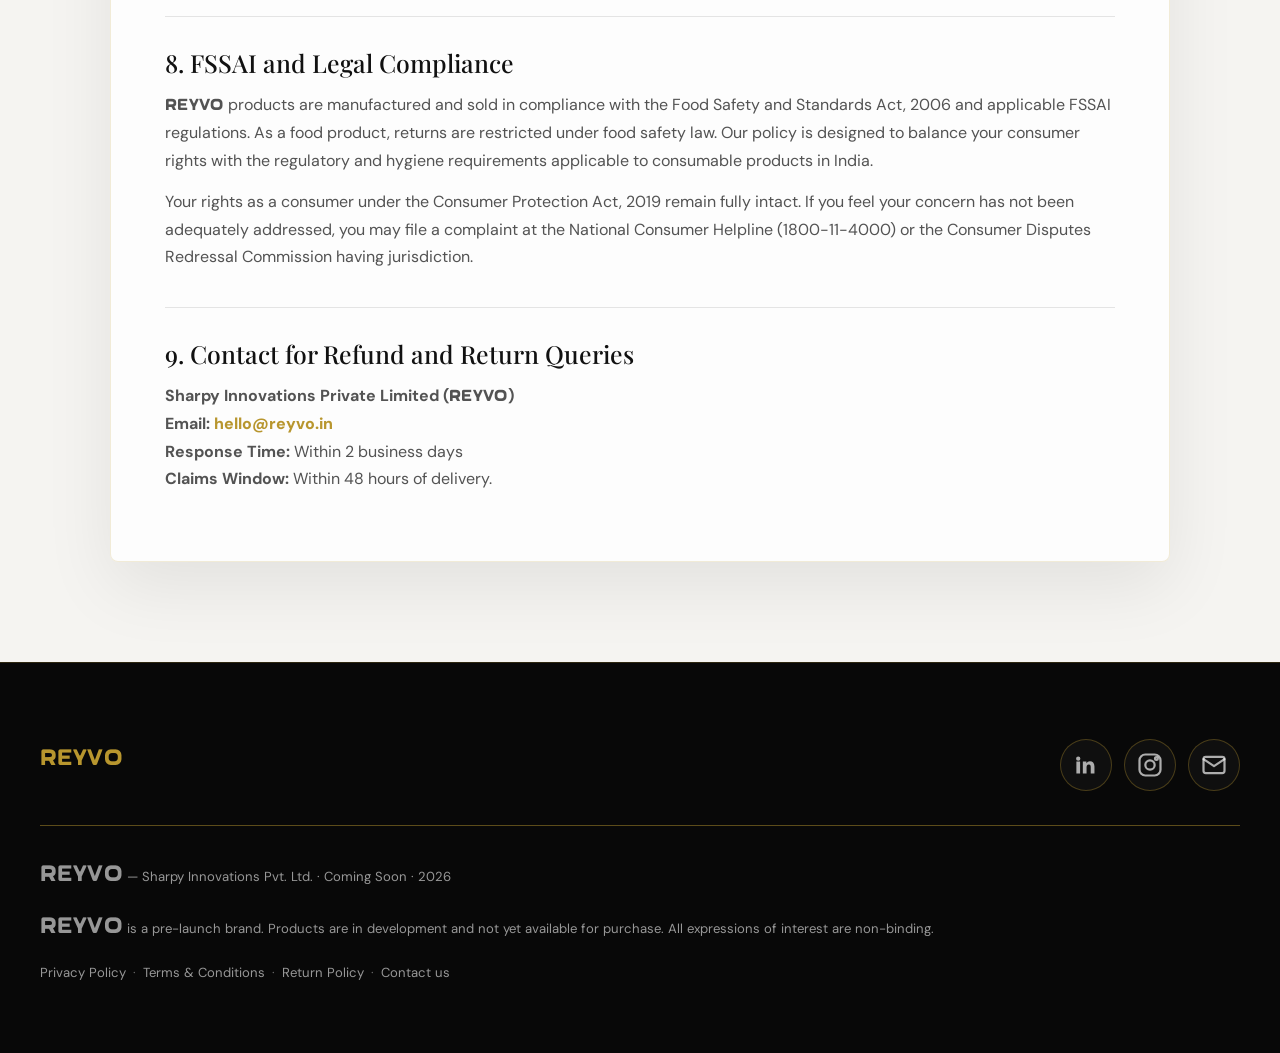
<file: refund-return-policy.html>
<!DOCTYPE html>
<html lang="en">

<head>
    <meta charset="UTF-8">
    <meta name="viewport" content="width=device-width, initial-scale=1.0">
    <title>Refund and Return Policy - REYVO</title>
    <link rel="stylesheet" href="style.css">
</head>

<body class="legal-page">
    <header class="site-header legal-header">
        <a class="brand" href="index.html#top" aria-label="REYVO home">
            <img src="assets/reyvo-logo.png" alt="REYVO">
        </a>
        <a class="header-cta" href="index.html#founding-circle">Join the Founding Circle ➝</a>
    </header>

    <main class="legal-main">
        <section class="legal-hero">
            <p class="eyebrow">REYVO Legal</p>
            <h1>Refund and Return Policy</h1>
            <p>Brand: REYVO, a brand of Sharpy Innovations Private Limited</p>
            <p>Effective Date: 14th May 2026<br>Last Updated: 14th May 2026</p>
        </section>

        <article class="legal-content">
            <section>
                <h2>Our Commitment</h2>
                <p>At REYVO, every order that leaves our facility is quality-checked. We want every order to reach you
                    in perfect condition. This policy explains what happens when it doesn't.</p>
            </section>

            <section>
                <h2>1. Returns - Our Position</h2>
                <p>REYVO products are food and beverage consumables. For hygiene, safety, and regulatory reasons under
                    the Food Safety and Standards Act, 2006 (FSSAI), we are unable to accept physical returns of any
                    opened, partially consumed, or delivered product.</p>
                <p>We do not accept returns under any circumstances once a product has been delivered.</p>
                <p>This is standard practice across the food and beverage industry in India and is in place to protect
                    every customer's safety, including yours.</p>
            </section>

            <section>
                <h2>2. When You Are Eligible for a Refund or Replacement</h2>
                <p>We will offer a replacement first, and a full refund if a replacement cannot be arranged, in the
                    following situations:</p>
                <div class="policy-table two-column">
                    <div><strong>Situation</strong><strong>What We Offer</strong></div>
                    <div><span>Product delivered with damaged, dented, or crushed packaging</span><span>Replacement or
                            full refund</span></div>
                    <div><span>Wrong product delivered, such as a different SKU or flavour than
                            ordered</span><span>Replacement or full refund</span></div>
                    <div><span>Product packaging is visibly tampered with or seal is broken upon
                            delivery</span><span>Replacement or full refund</span></div>
                    <div><span>Product is missing from your order, also known as short shipment</span><span>Replacement
                            of missing item or refund for that item</span></div>
                    <div><span>Order not delivered within 15 days of confirmed dispatch with no tracking
                            update</span><span>Full refund</span></div>
                </div>
                <p>We do not offer refunds or replacements for:</p>
                <ul>
                    <li>Change of mind after purchase</li>
                    <li>Dislike of taste, flavour, or texture</li>
                    <li>Products that have been opened and consumed, partially or fully</li>
                    <li>Damage caused after delivery due to improper storage</li>
                    <li>Delayed delivery within the estimated window, as described in Section 7 of our Terms and
                        Conditions</li>
                    <li>Orders with an incorrect address provided by the customer</li>
                </ul>
            </section>

            <section>
                <h2>3. How to Raise a Claim</h2>
                <p>If your order falls under any eligible situation above, follow these steps:</p>
                <h3>Step 1 - Act within 48 hours</h3>
                <p>All claims must be raised within 48 hours of delivery. Claims raised after this window will not be
                    entertained, as we cannot verify the condition of the product.</p>
                <h3>Step 2 - Email us with evidence</h3>
                <p>Send an email to <a href="mailto:hello@reyvo.in">hello@reyvo.in</a> with the subject line: "Order
                    Issue - [Your Order Number]"</p>
                <p>Include the following in your email:</p>
                <ul>
                    <li>Your full name and registered phone number or email</li>
                    <li>Your order number</li>
                    <li>A clear description of the issue</li>
                    <li>Photographs or a short video clearly showing the damaged, tampered, or incorrect product
                        alongside the packaging and delivery label</li>
                </ul>
                <h3>Step 3 - We review and respond</h3>
                <p>Our team will review your claim within 2 business days and communicate the resolution - either a
                    replacement dispatch or a refund initiation.</p>
            </section>

            <section>
                <h2>4. Refund Process</h2>
                <ul>
                    <li>Approved refunds will be processed to your original payment method, such as credit/debit card,
                        UPI, net banking, or wallet, as applicable.</li>
                    <li>Refunds will be initiated within 5-7 business days of claim approval.</li>
                    <li>Depending on your bank or payment provider, the amount may take an additional 3-5 business days
                        to reflect in your account.</li>
                    <li>We will notify you by email or WhatsApp/SMS once the refund has been processed from our end.
                    </li>
                </ul>
            </section>

            <section>
                <h2>5. Replacements</h2>
                <ul>
                    <li>Approved replacements will be dispatched within 3-5 business days of claim approval, subject to
                        stock availability.</li>
                    <li>If the specific product is out of stock, we will offer you the choice of an alternate product of
                        equal value or a full refund.</li>
                    <li>Replacement products will be shipped to the same delivery address as the original order.</li>
                </ul>
            </section>

            <section>
                <h2>6. Cancellations</h2>
                <p><strong>Before dispatch:</strong> You may cancel your order within 2 hours of placing it by emailing
                    us at <a href="mailto:hello@reyvo.in">hello@reyvo.in</a> with your order number. If the order has
                    not yet been dispatched, we will cancel it and process a full refund within 5-7 business days.</p>
                <p><strong>After dispatch:</strong> Once your order has been dispatched, it cannot be cancelled. If you
                    refuse delivery, the product will be returned to us. In such cases, only the product value will be
                    refunded - original shipping charges, if any, will not be refunded.</p>
                <p><strong>Pre-orders or waitlist orders, if applicable:</strong> If you have pre-paid for a pre-order
                    and wish to cancel before the product ships, a full refund will be issued.</p>
            </section>

            <section>
                <h2>7. Damaged in Transit - Our Responsibility</h2>
                <p>We partner with reputable logistics providers, but transit damage can occasionally occur despite best
                    efforts. If your product arrives damaged:</p>
                <ul>
                    <li>Do not discard the packaging. We may ask you to share images of both the outer box and the
                        product.</li>
                    <li>Raise your claim within 48 hours as described in Section 3.</li>
                    <li>We take full responsibility for transit damage and will arrange a replacement or refund
                        promptly.</li>
                </ul>
            </section>

            <section>
                <h2>8. FSSAI and Legal Compliance</h2>
                <p>REYVO products are manufactured and sold in compliance with the Food Safety and Standards Act, 2006
                    and applicable FSSAI regulations. As a food product, returns are restricted under food safety law.
                    Our policy is designed to balance your consumer rights with the regulatory and hygiene requirements
                    applicable to consumable products in India.</p>
                <p>Your rights as a consumer under the Consumer Protection Act, 2019 remain fully intact. If you feel
                    your concern has not been adequately addressed, you may file a complaint at the National Consumer
                    Helpline (1800-11-4000) or the Consumer Disputes Redressal Commission having jurisdiction.</p>
            </section>

            <section>
                <h2>9. Contact for Refund and Return Queries</h2>
                <p><strong>Sharpy Innovations Private Limited (REYVO)</strong><br><strong>Email:</strong> <a
                        href="mailto:hello@reyvo.in">hello@reyvo.in</a><br><strong>Response Time:</strong> Within 2
                    business days<br><strong>Claims Window:</strong> Within 48 hours of delivery.</p>
            </section>
        </article>
    </main>

    <footer class="footer landing-footer">
        <div class="footer-inner">
            <div class="footer-topline">
                <a class="footer-logo-link" href="index.html#top" aria-label="REYVO home"><strong>REYVO</strong></a>
                <div class="footer-social">
                    <a href="https://www.linkedin.com/company/reyvo" target="_blank" rel="noopener"
                        aria-label="LinkedIn">
                        <svg class="social-icon" viewBox="0 0 24 24" aria-hidden="true">
                            <path d="M6.94 8.96H3.75v10.29h3.19V8.96ZM5.34 4.75a1.85 1.85 0 1 0 0 3.7 1.85 1.85 0 0 0 0-3.7Zm13.91 8.6c0-3.1-1.65-4.54-3.86-4.54a3.33 3.33 0 0 0-3 1.65h-.04v-1.5H9.29v10.29h3.19v-5.09c0-1.34.25-2.64 1.92-2.64s1.66 1.54 1.66 2.73v5h3.19v-5.9Z" />
                        </svg>
                    </a>
                    <a href="https://www.instagram.com/reyvoindia" target="_blank" rel="noopener"
                        aria-label="Instagram">
                        <svg class="social-icon" viewBox="0 0 24 24" aria-hidden="true">
                            <rect x="3" y="3" width="18" height="18" rx="5" ry="5"></rect>
                            <circle cx="12" cy="12" r="4"></circle>
                            <circle cx="17.5" cy="6.5" r="1.2"></circle>
                        </svg>
                    </a>
                    <a href="mailto:hello@reyvo.in" aria-label="Email REYVO">
                        <svg class="social-icon" viewBox="0 0 24 24" aria-hidden="true">
                            <rect x="3" y="5" width="18" height="14" rx="2" ry="2"></rect>
                            <path d="m3 7 9 6 9-6"></path>
                        </svg>
                    </a>
                </div>
            </div>
            <div class="footer-divider" aria-hidden="true"></div>
            <p>REYVO &mdash; Sharpy Innovations Pvt. Ltd. &#183; Coming Soon &#183; 2026</p>
            <p>REYVO is a pre-launch brand. Products are in development and not yet available for purchase. All
                expressions of interest are non-binding.</p>
            <nav class="footer-policy-links" aria-label="Footer links">
                <a href="privacy-policy.html">Privacy Policy</a>
                <a href="terms-and-conditions.html">Terms &amp; Conditions</a>
                <a href="refund-return-policy.html">Return Policy</a>
                <a href="contact-us.html">Contact us</a>
            </nav>
        </div>
    </footer>
    <script src="script.js"></script>
</body>

</html>
</file>
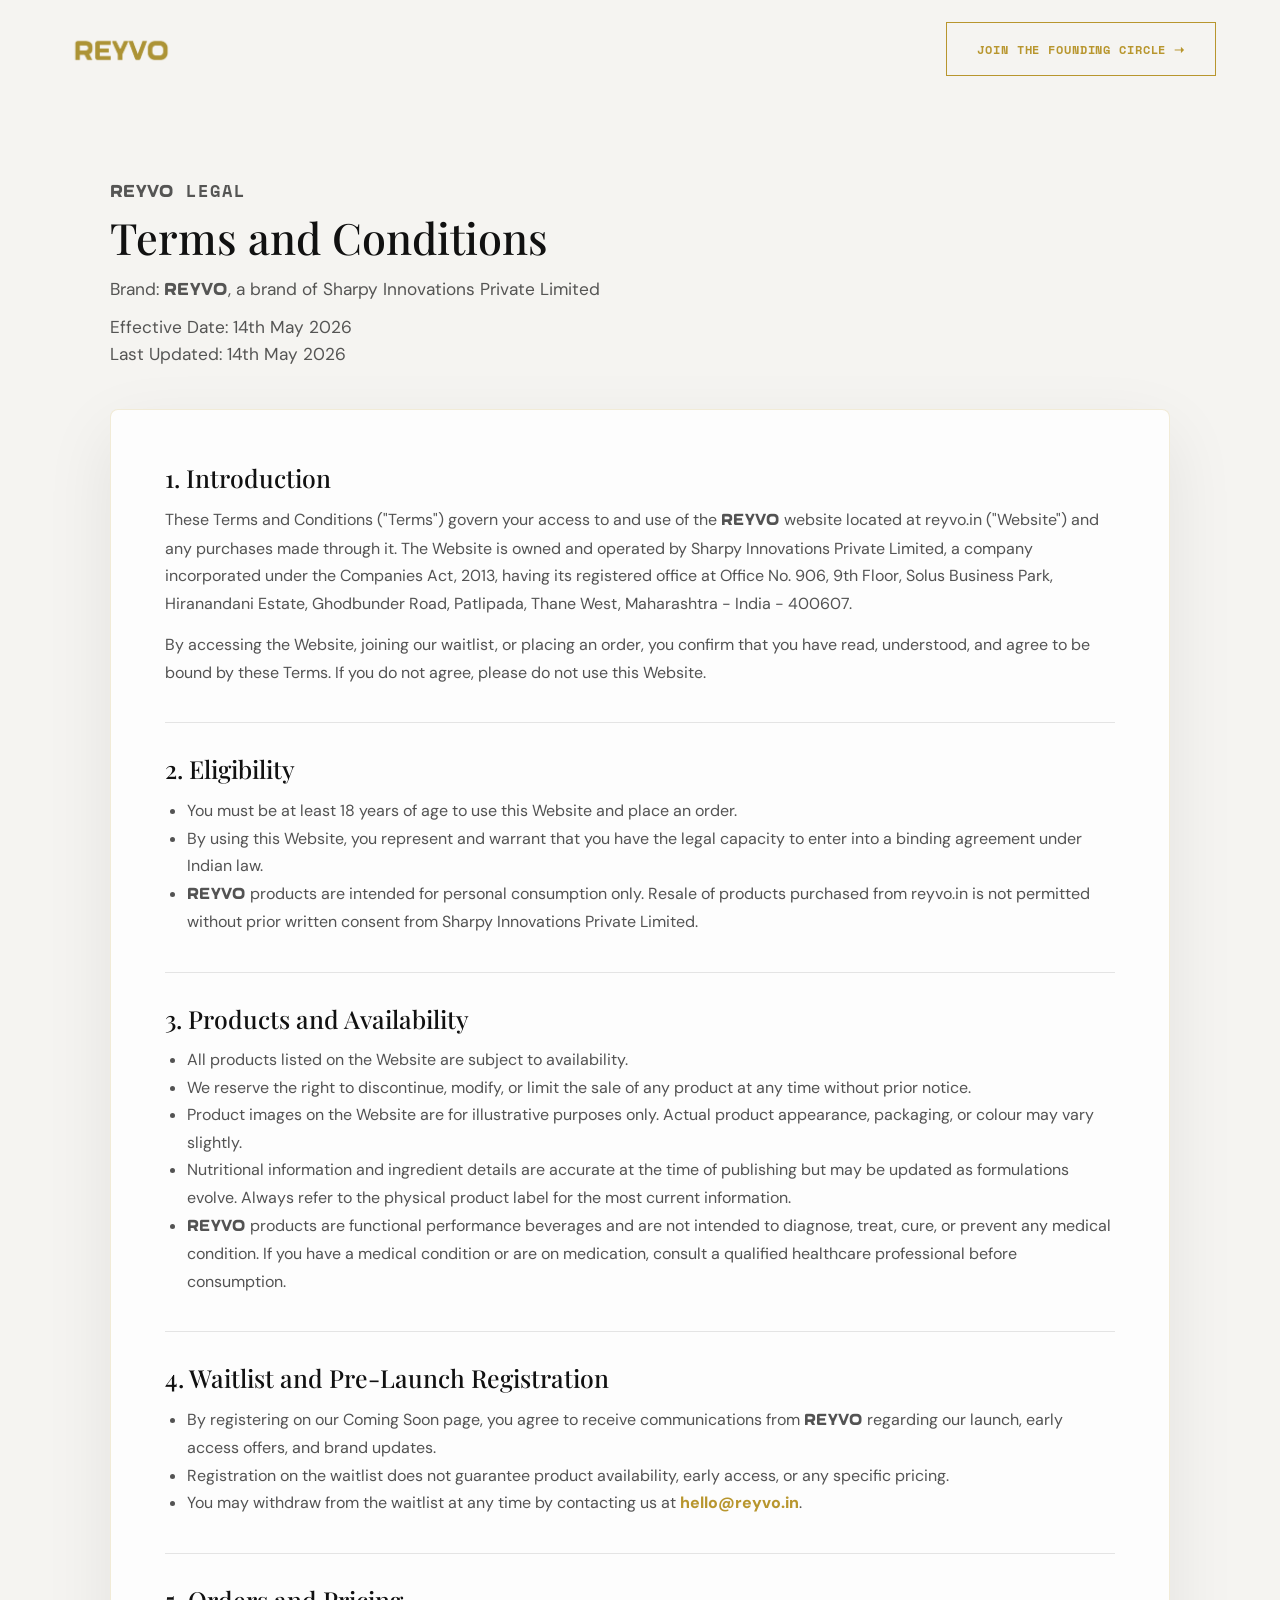
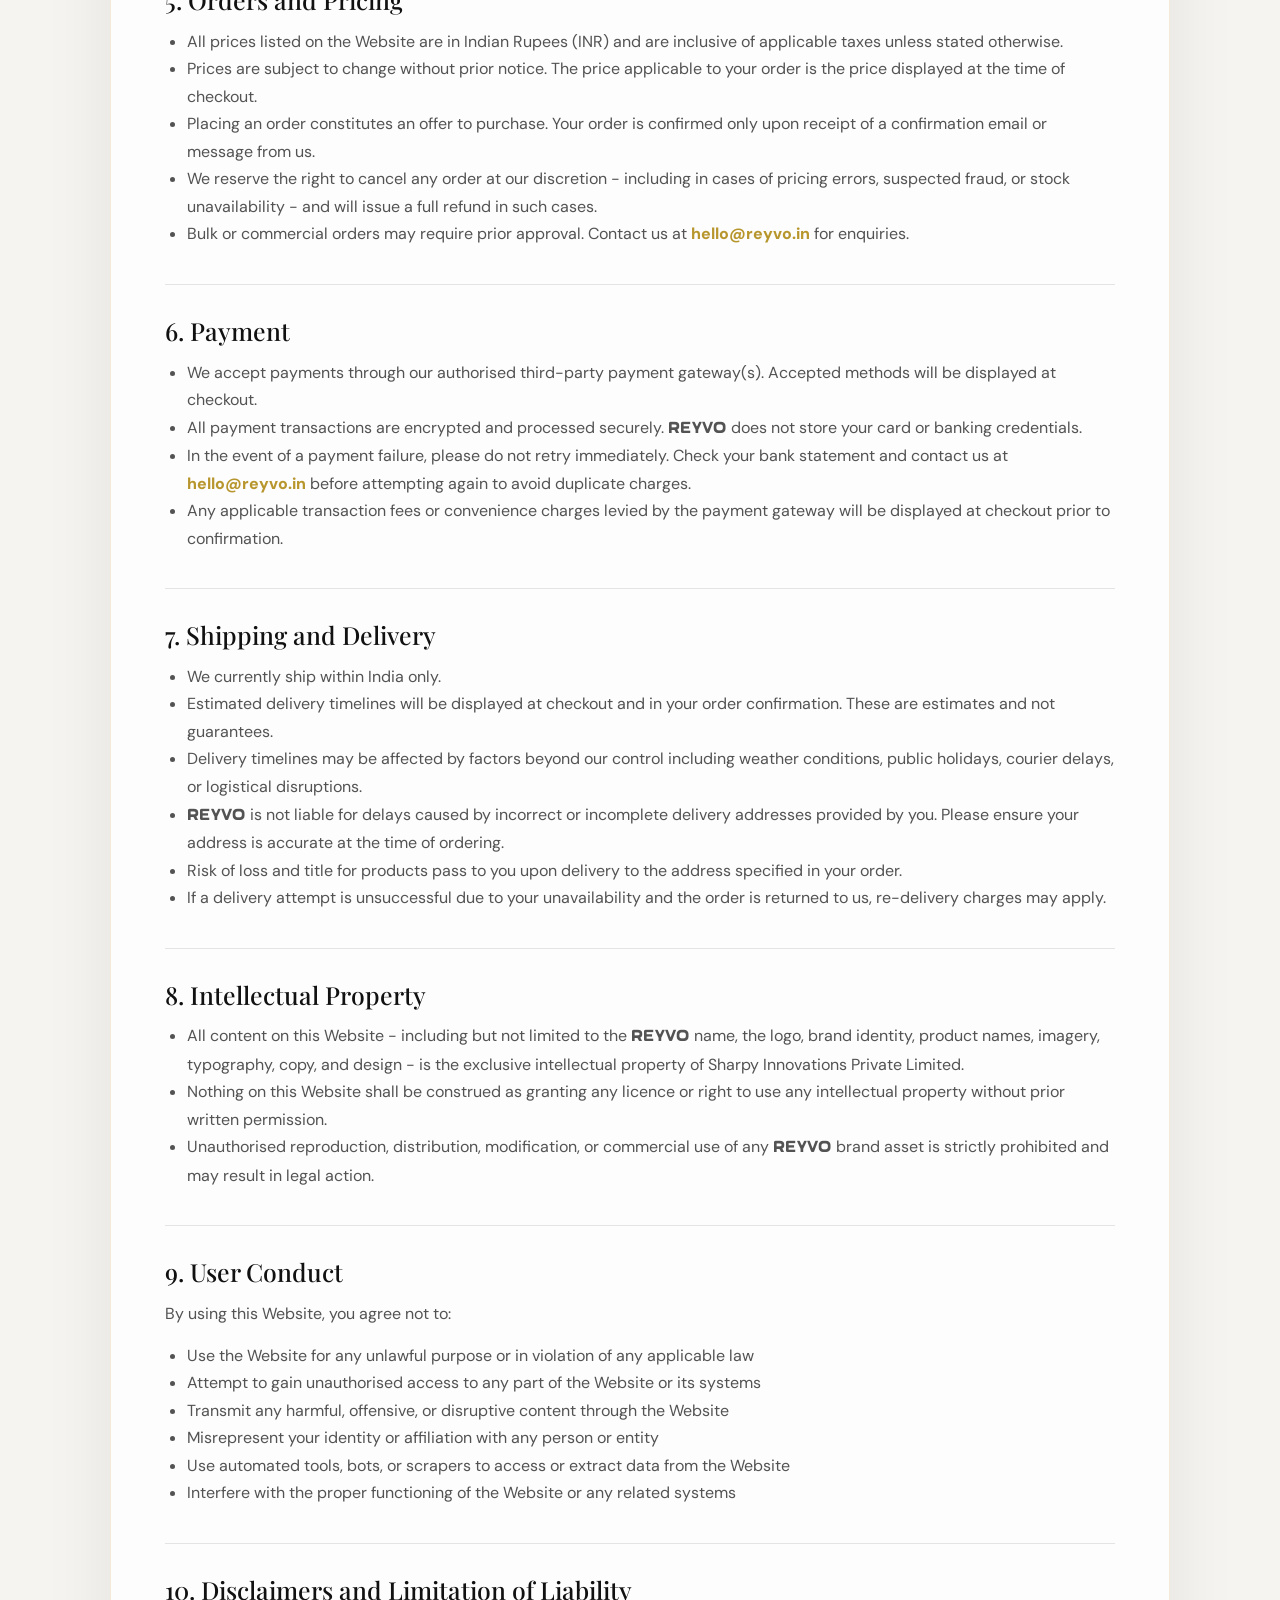
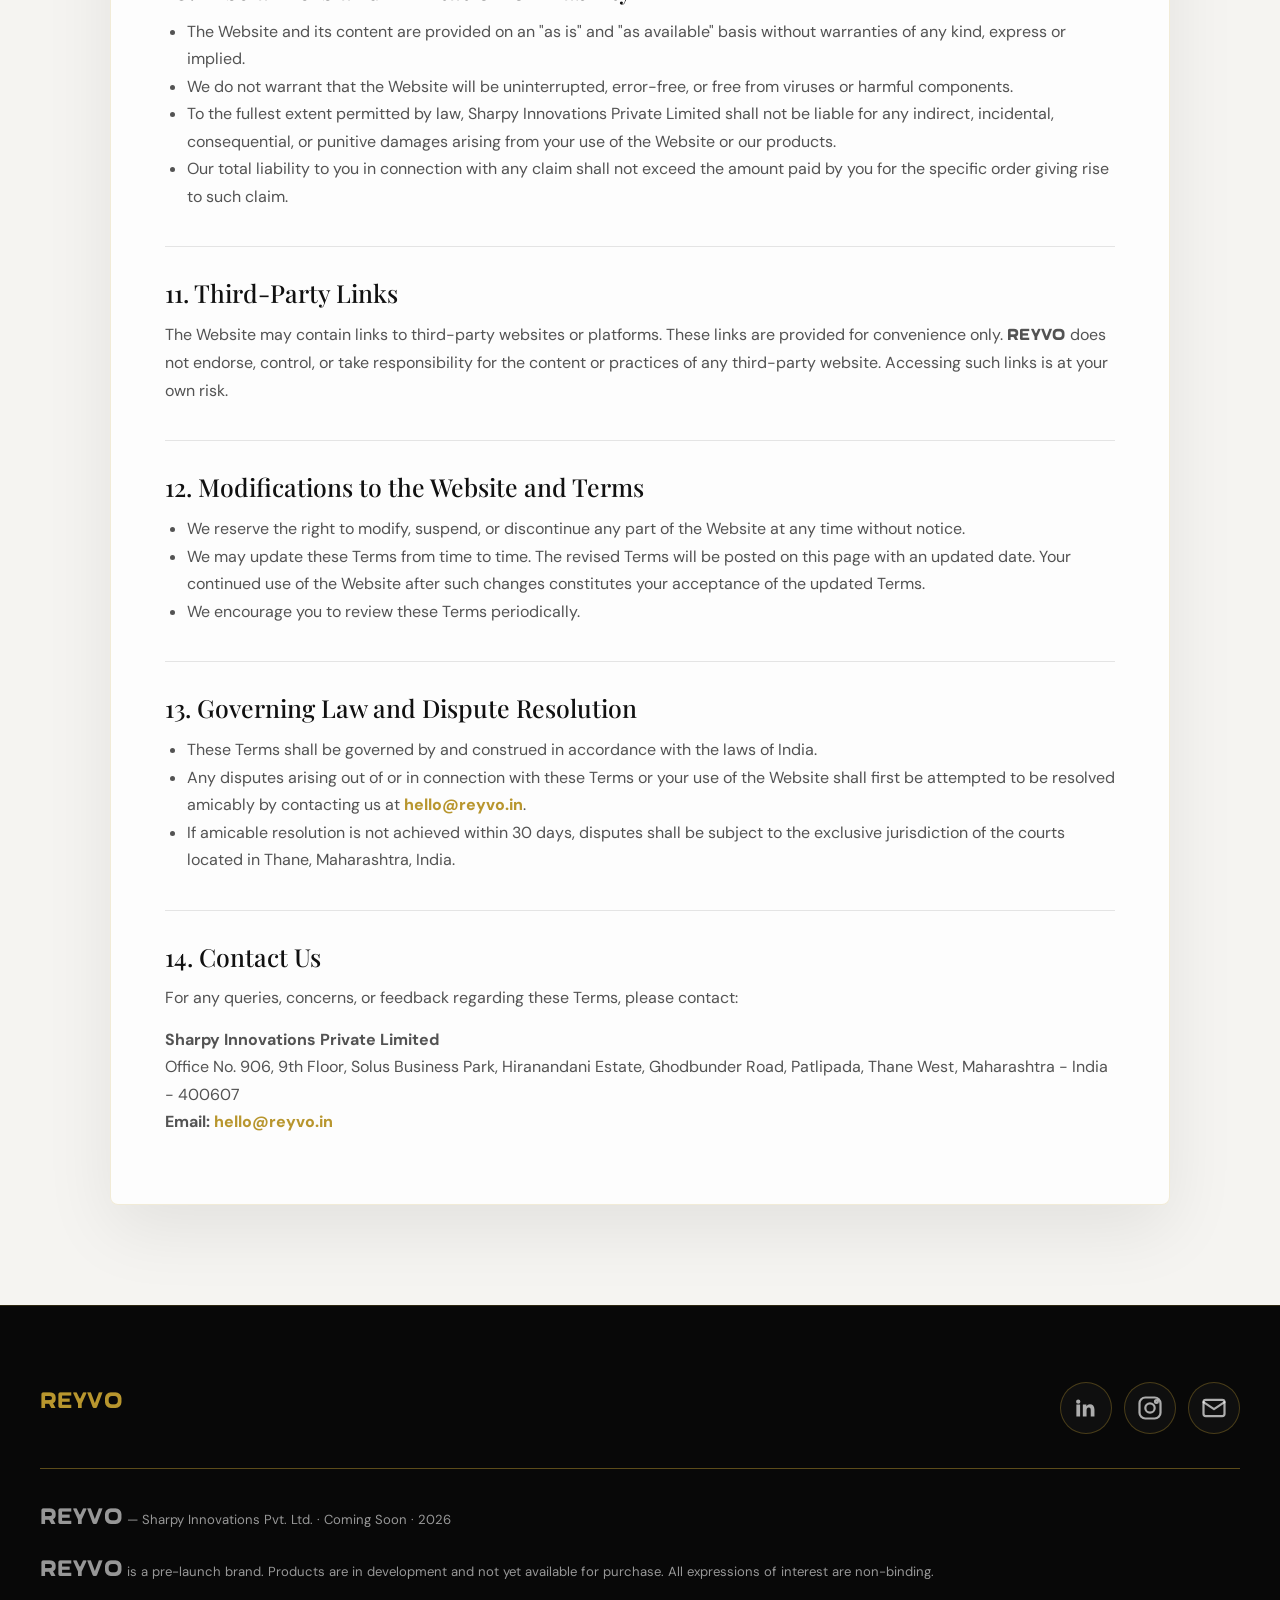
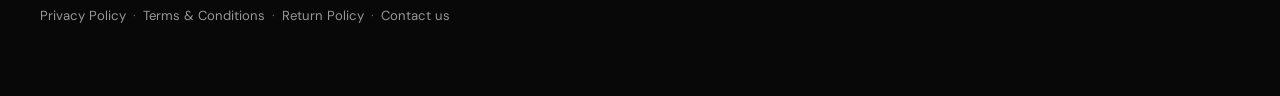
<file: terms-and-conditions.html>
<!DOCTYPE html>
<html lang="en">

<head>
    <meta charset="UTF-8">
    <meta name="viewport" content="width=device-width, initial-scale=1.0">
    <title>Terms and Conditions - REYVO</title>
    <link rel="stylesheet" href="style.css">
</head>

<body class="legal-page">
    <header class="site-header legal-header">
        <a class="brand" href="index.html#top" aria-label="REYVO home">
            <img src="assets/reyvo-logo.png" alt="REYVO">
        </a>
        <a class="header-cta" href="index.html#founding-circle">Join the Founding Circle ➝</a>
    </header>

    <main class="legal-main">
        <section class="legal-hero">
            <p class="eyebrow">REYVO Legal</p>
            <h1>Terms and Conditions</h1>
            <p>Brand: REYVO, a brand of Sharpy Innovations Private Limited</p>
            <p>Effective Date: 14th May 2026<br>Last Updated: 14th May 2026</p>
        </section>

        <article class="legal-content">
            <section>
                <h2>1. Introduction</h2>
                <p>These Terms and Conditions ("Terms") govern your access to and use of the REYVO website located at
                    reyvo.in ("Website") and any purchases made through it. The Website is owned and operated by Sharpy
                    Innovations Private Limited, a company incorporated under the Companies Act, 2013, having its
                    registered office at Office No. 906, 9th Floor, Solus Business Park, Hiranandani Estate, Ghodbunder
                    Road, Patlipada, Thane West, Maharashtra - India - 400607.</p>
                <p>By accessing the Website, joining our waitlist, or placing an order, you confirm that you have read,
                    understood, and agree to be bound by these Terms. If you do not agree, please do not use this
                    Website.</p>
            </section>

            <section>
                <h2>2. Eligibility</h2>
                <ul>
                    <li>You must be at least 18 years of age to use this Website and place an order.</li>
                    <li>By using this Website, you represent and warrant that you have the legal capacity to enter into
                        a binding agreement under Indian law.</li>
                    <li>REYVO products are intended for personal consumption only. Resale of products purchased from
                        reyvo.in is not permitted without prior written consent from Sharpy Innovations Private Limited.
                    </li>
                </ul>
            </section>

            <section>
                <h2>3. Products and Availability</h2>
                <ul>
                    <li>All products listed on the Website are subject to availability.</li>
                    <li>We reserve the right to discontinue, modify, or limit the sale of any product at any time
                        without prior notice.</li>
                    <li>Product images on the Website are for illustrative purposes only. Actual product appearance,
                        packaging, or colour may vary slightly.</li>
                    <li>Nutritional information and ingredient details are accurate at the time of publishing but may be
                        updated as formulations evolve. Always refer to the physical product label for the most current
                        information.</li>
                    <li>REYVO products are functional performance beverages and are not intended to diagnose, treat,
                        cure, or prevent any medical condition. If you have a medical condition or are on medication,
                        consult a qualified healthcare professional before consumption.</li>
                </ul>
            </section>

            <section>
                <h2>4. Waitlist and Pre-Launch Registration</h2>
                <ul>
                    <li>By registering on our Coming Soon page, you agree to receive communications from REYVO regarding
                        our launch, early access offers, and brand updates.</li>
                    <li>Registration on the waitlist does not guarantee product availability, early access, or any
                        specific pricing.</li>
                    <li>You may withdraw from the waitlist at any time by contacting us at <a
                            href="mailto:hello@reyvo.in">hello@reyvo.in</a>.</li>
                </ul>
            </section>

            <section>
                <h2>5. Orders and Pricing</h2>
                <ul>
                    <li>All prices listed on the Website are in Indian Rupees (INR) and are inclusive of applicable
                        taxes unless stated otherwise.</li>
                    <li>Prices are subject to change without prior notice. The price applicable to your order is the
                        price displayed at the time of checkout.</li>
                    <li>Placing an order constitutes an offer to purchase. Your order is confirmed only upon receipt of
                        a confirmation email or message from us.</li>
                    <li>We reserve the right to cancel any order at our discretion - including in cases of pricing
                        errors, suspected fraud, or stock unavailability - and will issue a full refund in such cases.
                    </li>
                    <li>Bulk or commercial orders may require prior approval. Contact us at <a
                            href="mailto:hello@reyvo.in">hello@reyvo.in</a> for enquiries.</li>
                </ul>
            </section>

            <section>
                <h2>6. Payment</h2>
                <ul>
                    <li>We accept payments through our authorised third-party payment gateway(s). Accepted methods will
                        be displayed at checkout.</li>
                    <li>All payment transactions are encrypted and processed securely. REYVO does not store your card or
                        banking credentials.</li>
                    <li>In the event of a payment failure, please do not retry immediately. Check your bank statement
                        and contact us at <a href="mailto:hello@reyvo.in">hello@reyvo.in</a> before attempting again to
                        avoid duplicate charges.</li>
                    <li>Any applicable transaction fees or convenience charges levied by the payment gateway will be
                        displayed at checkout prior to confirmation.</li>
                </ul>
            </section>

            <section>
                <h2>7. Shipping and Delivery</h2>
                <ul>
                    <li>We currently ship within India only.</li>
                    <li>Estimated delivery timelines will be displayed at checkout and in your order confirmation. These
                        are estimates and not guarantees.</li>
                    <li>Delivery timelines may be affected by factors beyond our control including weather conditions,
                        public holidays, courier delays, or logistical disruptions.</li>
                    <li>REYVO is not liable for delays caused by incorrect or incomplete delivery addresses provided by
                        you. Please ensure your address is accurate at the time of ordering.</li>
                    <li>Risk of loss and title for products pass to you upon delivery to the address specified in your
                        order.</li>
                    <li>If a delivery attempt is unsuccessful due to your unavailability and the order is returned to
                        us, re-delivery charges may apply.</li>
                </ul>
            </section>

            <section>
                <h2>8. Intellectual Property</h2>
                <ul>
                    <li>All content on this Website - including but not limited to the REYVO name, the logo, brand
                        identity, product names, imagery, typography, copy, and design - is the exclusive intellectual
                        property of Sharpy Innovations Private Limited.</li>
                    <li>Nothing on this Website shall be construed as granting any licence or right to use any
                        intellectual property without prior written permission.</li>
                    <li>Unauthorised reproduction, distribution, modification, or commercial use of any REYVO brand
                        asset is strictly prohibited and may result in legal action.</li>
                </ul>
            </section>

            <section>
                <h2>9. User Conduct</h2>
                <p>By using this Website, you agree not to:</p>
                <ul>
                    <li>Use the Website for any unlawful purpose or in violation of any applicable law</li>
                    <li>Attempt to gain unauthorised access to any part of the Website or its systems</li>
                    <li>Transmit any harmful, offensive, or disruptive content through the Website</li>
                    <li>Misrepresent your identity or affiliation with any person or entity</li>
                    <li>Use automated tools, bots, or scrapers to access or extract data from the Website</li>
                    <li>Interfere with the proper functioning of the Website or any related systems</li>
                </ul>
            </section>

            <section>
                <h2>10. Disclaimers and Limitation of Liability</h2>
                <ul>
                    <li>The Website and its content are provided on an "as is" and "as available" basis without
                        warranties of any kind, express or implied.</li>
                    <li>We do not warrant that the Website will be uninterrupted, error-free, or free from viruses or
                        harmful components.</li>
                    <li>To the fullest extent permitted by law, Sharpy Innovations Private Limited shall not be liable
                        for any indirect, incidental, consequential, or punitive damages arising from your use of the
                        Website or our products.</li>
                    <li>Our total liability to you in connection with any claim shall not exceed the amount paid by you
                        for the specific order giving rise to such claim.</li>
                </ul>
            </section>

            <section>
                <h2>11. Third-Party Links</h2>
                <p>The Website may contain links to third-party websites or platforms. These links are provided for
                    convenience only. REYVO does not endorse, control, or take responsibility for the content or
                    practices of any third-party website. Accessing such links is at your own risk.</p>
            </section>

            <section>
                <h2>12. Modifications to the Website and Terms</h2>
                <ul>
                    <li>We reserve the right to modify, suspend, or discontinue any part of the Website at any time
                        without notice.</li>
                    <li>We may update these Terms from time to time. The revised Terms will be posted on this page with
                        an updated date. Your continued use of the Website after such changes constitutes your
                        acceptance of the updated Terms.</li>
                    <li>We encourage you to review these Terms periodically.</li>
                </ul>
            </section>

            <section>
                <h2>13. Governing Law and Dispute Resolution</h2>
                <ul>
                    <li>These Terms shall be governed by and construed in accordance with the laws of India.</li>
                    <li>Any disputes arising out of or in connection with these Terms or your use of the Website shall
                        first be attempted to be resolved amicably by contacting us at <a
                            href="mailto:hello@reyvo.in">hello@reyvo.in</a>.</li>
                    <li>If amicable resolution is not achieved within 30 days, disputes shall be subject to the
                        exclusive jurisdiction of the courts located in Thane, Maharashtra, India.</li>
                </ul>
            </section>

            <section>
                <h2>14. Contact Us</h2>
                <p>For any queries, concerns, or feedback regarding these Terms, please contact:</p>
                <p><strong>Sharpy Innovations Private Limited</strong><br>Office No. 906, 9th Floor, Solus Business
                    Park, Hiranandani Estate, Ghodbunder Road, Patlipada, Thane West, Maharashtra - India -
                    400607<br><strong>Email:</strong> <a href="mailto:hello@reyvo.in">hello@reyvo.in</a></p>
            </section>
        </article>
    </main>

    <footer class="footer landing-footer">
        <div class="footer-inner">
            <div class="footer-topline">
                <a class="footer-logo-link" href="index.html#top" aria-label="REYVO home"><strong>REYVO</strong></a>
                <div class="footer-social">
                    <a href="https://www.linkedin.com/company/reyvo" target="_blank" rel="noopener"
                        aria-label="LinkedIn">
                        <svg class="social-icon" viewBox="0 0 24 24" aria-hidden="true">
                            <path d="M6.94 8.96H3.75v10.29h3.19V8.96ZM5.34 4.75a1.85 1.85 0 1 0 0 3.7 1.85 1.85 0 0 0 0-3.7Zm13.91 8.6c0-3.1-1.65-4.54-3.86-4.54a3.33 3.33 0 0 0-3 1.65h-.04v-1.5H9.29v10.29h3.19v-5.09c0-1.34.25-2.64 1.92-2.64s1.66 1.54 1.66 2.73v5h3.19v-5.9Z" />
                        </svg>
                    </a>
                    <a href="https://www.instagram.com/reyvoindia" target="_blank" rel="noopener"
                        aria-label="Instagram">
                        <svg class="social-icon" viewBox="0 0 24 24" aria-hidden="true">
                            <rect x="3" y="3" width="18" height="18" rx="5" ry="5"></rect>
                            <circle cx="12" cy="12" r="4"></circle>
                            <circle cx="17.5" cy="6.5" r="1.2"></circle>
                        </svg>
                    </a>
                    <a href="mailto:hello@reyvo.in" aria-label="Email REYVO">
                        <svg class="social-icon" viewBox="0 0 24 24" aria-hidden="true">
                            <rect x="3" y="5" width="18" height="14" rx="2" ry="2"></rect>
                            <path d="m3 7 9 6 9-6"></path>
                        </svg>
                    </a>
                </div>
            </div>
            <div class="footer-divider" aria-hidden="true"></div>
            <p>REYVO &mdash; Sharpy Innovations Pvt. Ltd. &#183; Coming Soon &#183; 2026</p>
            <p>REYVO is a pre-launch brand. Products are in development and not yet available for purchase. All
                expressions of interest are non-binding.</p>
            <nav class="footer-policy-links" aria-label="Footer links">
                <a href="privacy-policy.html">Privacy Policy</a>
                <a href="terms-and-conditions.html">Terms &amp; Conditions</a>
                <a href="refund-return-policy.html">Return Policy</a>
                <a href="contact-us.html">Contact us</a>
            </nav>
        </div>
    </footer>
    <script src="script.js"></script>
</body>

</html>
</file>
<file: style.css>
@import url("https://fonts.googleapis.com/css2?family=DM+Sans:wght@300;400;500;700&family=Playfair+Display:wght@400;500;600;700&family=Space+Mono:wght@400;700&display=swap");

:root {
    --cream: #F8F8F6;
    --warm: #ECECEA;
    --ink: #111111;
    --muted: #626262;
    --line: rgba(17, 17, 17, 0.12);
    --white: #FFFFFF;
    --silver: #C9C9C6;
    --gold: #B8962E;
    --gold-soft: rgba(184, 150, 46, 0.14);
    --graphite: #2A2A2A;
    --shadow: 0 28px 80px rgba(17, 17, 17, 0.14);
}

@font-face {
    font-family: "Davioza Molegs";
    src: url("assets/fonts/DaviozaMolegs.otf") format("opentype");
    font-weight: 400;
    font-style: normal;
    font-display: swap;
}

* {
    box-sizing: border-box;
}

html {
    scroll-behavior: smooth;
}

body {
    margin: 0;
    font-family: "DM Sans", Calibri, "Segoe UI", Arial, sans-serif;
    background:
        linear-gradient(180deg, #FFFFFF 0%, var(--cream) 34%, #EFEFED 100%);
    color: var(--ink);
    letter-spacing: 0;
}

.brand-word {
    font-family: "Davioza Molegs", "Times New Roman", serif;
    font-weight: 400;
    letter-spacing: 0.02em;
}

a {
    color: inherit;
    text-decoration: none;
}

.site-header {
    position: fixed;
    top: 0;
    left: 0;
    right: 0;
    z-index: 20;
    display: flex;
    align-items: center;
    justify-content: space-between;
    padding: 22px clamp(20px, 5vw, 72px);
    transition: background 260ms ease, border-color 260ms ease, box-shadow 260ms ease;
}

.site-header.is-scrolled {
    background: rgba(248, 248, 246, 0.9);
    border-bottom-color: var(--line);
    box-shadow: 0 10px 34px rgba(17, 17, 17, 0.08);
    backdrop-filter: blur(18px);
}

.brand {
    display: inline-flex;
    align-items: center;
    font-size: 1.28rem;
    font-weight: 800;
    transition: color 220ms ease;
}

.brand img {
    display: block;
    width: auto;
    height: 34px;
    object-fit: contain;
    filter: brightness(0) invert(1);
    transition: filter 220ms ease, opacity 220ms ease;
}

.brand:hover img {
    opacity: 0.82;
}

.site-header.is-scrolled .brand img {
    filter: none;
}

.header-cta {
    display: inline-flex;
    align-items: center;
    font-family: "Space Mono", "Courier New", monospace;
    gap: 4px;
    min-height: 42px;
    padding: 0 18px;
    border: 1px solid rgba(248, 248, 246, 0.54);
    color: var(--cream);
    border-radius: 999px;
    font-weight: 700;
    font-size: 0.9rem;
    transition: background 220ms ease, color 220ms ease, border-color 220ms ease, transform 220ms ease;
}

.site-header.is-scrolled .header-cta {
    border-color: var(--ink);
    color: var(--ink);
}

.header-cta:hover {
    background: var(--cream);
    color: var(--ink);
    border-color: var(--cream);
    transform: translateY(-1px);
}

.site-header.is-scrolled .header-cta:hover {
    background: var(--ink);
    color: var(--cream);
    border-color: var(--ink);
}

.section {
    width: min(1180px, calc(100% - 40px));
    margin: 0 auto;
    padding: 96px 0;
}

.hero {
    position: relative;
    overflow: hidden;
    min-height: 100vh;
    display: flex;
    justify-content: center;
    align-items: center;
    isolation: isolate;
    text-align: center;
    width: 100%;
    max-width: none;
    padding-left: max(20px, calc((100vw - 1180px) / 2));
    padding-right: max(20px, calc((100vw - 1180px) / 2));
    padding-top: 130px;
    background:
        linear-gradient(rgba(17, 17, 17, 0.68), rgba(17, 17, 17, 0.84)),
        var(--ink);
}

.hero-copy {
    position: relative;
    z-index: 2;
    max-width: 880px;
    margin: 0 auto;
}

.hero .eyebrow,
.hero h1,
.hero .hero-text,
.hero .hero-actions,
.hero .hero-countdown {
    opacity: 0;
    will-change: transform, opacity;
}

.hero.visible .eyebrow {
    animation: heroSlideDown 780ms cubic-bezier(0.22, 1, 0.36, 1) 120ms both;
}

.hero.visible h1 {
    animation: heroSlideUp 900ms cubic-bezier(0.22, 1, 0.36, 1) 260ms both;
}

.hero.visible .hero-text {
    animation: heroSlideLeft 860ms cubic-bezier(0.22, 1, 0.36, 1) 430ms both;
}

.hero.visible .hero-actions {
    animation: heroSlideRight 860ms cubic-bezier(0.22, 1, 0.36, 1) 590ms both;
}

.hero.visible .hero-countdown {
    animation: heroScaleIn 820ms cubic-bezier(0.22, 1, 0.36, 1) 760ms both;
}

.hero-bg {
    position: absolute;
    inset: 0;
    z-index: 1;
    pointer-events: none;
}

.hero-video {
    position: absolute;
    inset: 0;
    width: 100%;
    height: 100%;
    object-fit: cover;
    opacity: 0.72;
    transform: scale(1.06);
    filter: blur(3px) grayscale(0.16) saturate(0.9) contrast(1.08);
}

.hero-overlay {
    position: absolute;
    inset: 0;
    background:
        linear-gradient(180deg, rgba(0, 0, 0, 0.24) 0%, rgba(0, 0, 0, 0.5) 44%, rgba(0, 0, 0, 0.78) 100%),
        radial-gradient(circle at 50% 40%, rgba(0, 0, 0, 0.05), rgba(0, 0, 0, 0.46) 70%);
}

.eyebrow {
    margin: 0 0 18px;
    color: var(--gold);
    font-size: 0.96rem;
    font-weight: 800;
    letter-spacing: 0.12em;
    text-transform: uppercase;
}

.hero h1 {
    color: var(--cream);
    line-height: 1;
}

.hero .hero-text,
.hero .hero-actions p {
    color: rgba(248, 248, 246, 0.78);
}

h1,
h2,
h3,
p {
    margin-top: 0;
}

h1 {
    font-family: Georgia, "Times New Roman", serif;
    max-width: 820px;
    margin-bottom: 24px;
    font-size: clamp(3rem, 5.8vw, 3.45rem);
    line-height: 0.98;
    letter-spacing: 0;
}

h2 {
    font-family: Georgia, "Times New Roman", serif;
    margin-bottom: 22px;
    font-size: clamp(2rem, 4vw, 3.6rem);
    line-height: 1;
    letter-spacing: 0;
}

h3 {
    font-family: Georgia, "Times New Roman", serif;
    margin-bottom: 12px;
    font-size: 1.14rem;
    line-height: 1.25;
}

p,
li {
    color: var(--muted);
    font-size: 1.1rem;
    line-height: 1.75;
}

.hero-text {
    margin-left: auto;
    margin-right: auto;
    max-width: 710px;
    font-size: 1.05rem;
}

.hero-actions {
    display: flex;
    flex-wrap: wrap;
    gap: 18px 22px;
    justify-content: center;
    align-items: center;
    margin-top: 34px;
}

.hero-actions p {
    max-width: 240px;
    margin: 0;
    font-size: 0.92rem;
    line-height: 1.5;
    text-align: left;
}

.hero-countdown {
    position: relative;
    width: min(780px, 100%);
    margin: 28px auto 0;
    padding: 16px 18px;
    display: flex;
    align-items: center;
    justify-content: center;
    gap: 14px;
    background: rgba(255, 255, 255, 0.94);
    border: 1px solid rgba(184, 150, 46, 0.32);
    border-radius: 8px;
    box-shadow: 0 24px 70px rgba(0, 0, 0, 0.24);
    color: var(--ink);
    font-family: Calibri, "Segoe UI", Arial, sans-serif;
    font-size: 0.9rem;
    font-weight: 700;
    overflow: hidden;
    text-transform: lowercase;
}

.hero-countdown::before {
    content: "";
    position: absolute;
    inset: 0;
    background:
        radial-gradient(circle at 12% 50%, rgba(184, 150, 46, 0.2), transparent 23%),
        radial-gradient(circle at 88% 50%, rgba(184, 150, 46, 0.16), transparent 24%);
    pointer-events: none;
}

.hero-countdown::after {
    content: "";
    position: absolute;
    top: 0;
    bottom: 0;
    left: -45%;
    width: 38%;
    background: linear-gradient(90deg, transparent, rgba(184, 150, 46, 0.18), transparent);
    transform: skewX(-18deg);
    animation: countdownSheen 4.8s ease-in-out infinite;
    pointer-events: none;
}

.hero-countdown span {
    position: relative;
    z-index: 1;
    flex: 1 1 0;
    min-height: 64px;
    display: inline-flex;
    justify-content: center;
    align-items: baseline;
    gap: 7px;
    padding: 10px 14px;
    background: rgba(17, 17, 17, 0.035);
    border: 1px solid rgba(17, 17, 17, 0.06);
    border-radius: 8px;
    color: rgba(17, 17, 17, 0.72);
    white-space: nowrap;
    transition: transform 220ms ease, border-color 220ms ease, background 220ms ease;
}

.hero-countdown span:hover {
    transform: translateY(-3px);
    background: rgba(184, 150, 46, 0.1);
    border-color: rgba(184, 150, 46, 0.28);
}

.hero-countdown strong {
    color: var(--gold);
    font-family: Georgia, "Times New Roman", serif;
    font-size: clamp(2.2rem, 4vw, 3.2rem);
    line-height: 0.9;
    letter-spacing: 0.04em;
}

.hero-countdown i {
    position: relative;
    z-index: 1;
    display: inline-flex;
    color: rgba(17, 17, 17, 0.42);
    font-style: normal;
}

.hero-countdown i::before {
    content: "\00B7";
}

.button {
    display: inline-flex;
    align-items: center;
    justify-content: center;
    min-height: 54px;
    padding: 0 24px;
    border-radius: 999px;
    border: 1px solid transparent;
    font-family: Calibri, "Segoe UI", Arial, sans-serif;
    font-weight: 800;
    transition: transform 220ms ease, box-shadow 220ms ease, background 220ms ease;
    cursor: pointer;
}

.button:hover {
    transform: translateY(-2px);
}

.primary {
    background: var(--ink);
    color: var(--cream);
    box-shadow: 0 18px 44px rgba(17, 17, 17, 0.22);
}

.primary:hover {
    background: #000000;
    box-shadow: 0 22px 54px rgba(17, 17, 17, 0.28);
}

.secondary {
    background: var(--white);
    color: var(--ink);
}

.hero-panel {
    position: relative;
    min-height: 560px;
    padding: 34px;
    overflow: hidden;
    background:
        linear-gradient(145deg, rgba(255, 255, 255, 0.94), rgba(232, 232, 230, 0.84)),
        radial-gradient(circle at 20% 12%, rgba(5, 5, 5, 0.9), transparent 34%);
    border: 1px solid rgba(17, 17, 17, 0.1);
    border-radius: 8px;
    box-shadow: var(--shadow);
}


.product-orbit {
    position: absolute;
    inset: 0;
    display: grid;
    place-items: center;
}

.product-blur {
    width: 210px;
    height: 360px;
    border-radius: 26px;
    background:
        linear-gradient(90deg, rgba(255, 255, 255, 0.28), transparent 22%),
        linear-gradient(155deg, #111111 0%, #303030 44%, #B8962E 72%, #D8D8D4 100%);
    filter: blur(3.5px);
    transform: rotate(-8deg);
    animation: floatProduct 6s ease-in-out infinite;
}

.product-blur::after {
    content: "REYVO";
    position: absolute;
    inset: 0;
    display: grid;
    place-items: center;
    color: rgba(237, 237, 234, 0.78);
    font-family: "Davioza Molegs", Georgia, "Times New Roman", serif;
    font-size: 2rem;
    font-weight: 400;
    writing-mode: vertical-rl;
}

.can-shadow {
    position: absolute;
    bottom: 86px;
    width: 260px;
    height: 32px;
    background: rgba(17, 17, 17, 0.2);
    border-radius: 50%;
    filter: blur(16px);
    animation: shadowPulse 6s ease-in-out infinite;
}

.hero-proof {
    position: absolute;
    left: 24px;
    right: 24px;
    bottom: 24px;
    z-index: 2;
    display: flex;
    flex-wrap: wrap;
    gap: 10px;
}

.hero-proof span {
    min-height: 34px;
    display: inline-flex;
    align-items: center;
    padding: 0 13px;
    background: rgba(255, 255, 255, 0.76);
    border: 1px solid rgba(184, 150, 46, 0.24);
    border-radius: 999px;
    color: var(--ink);
    font-size: 0.78rem;
    font-weight: 800;
    backdrop-filter: blur(12px);
}

.countdown-band {
    width: min(1180px, calc(100% - 40px));
    margin: -34px auto 28px;
    padding: clamp(24px, 4vw, 38px);
    display: grid;
    grid-template-columns: 0.85fr 1.15fr;
    gap: 24px;
    align-items: center;
    background: var(--ink);
    border: 1px solid rgba(184, 150, 46, 0.28);
    border-radius: 8px;
    box-shadow: 0 24px 70px rgba(17, 17, 17, 0.16);
}

.countdown-band h2 {
    margin: 0;
    color: var(--cream);
    font-size: clamp(1.6rem, 3vw, 3rem);
}

.countdown {
    position: relative;
    z-index: 2;
    display: grid;
    grid-template-columns: repeat(3, 1fr);
    gap: 10px;
}

.countdown div {
    padding: 18px 12px;
    background: rgba(255, 255, 255, 0.08);
    border: 1px solid rgba(248, 248, 246, 0.16);
    border-radius: 8px;
    text-align: center;
    transition: transform 220ms ease, border-color 220ms ease, background 220ms ease;
}

.countdown div:hover {
    transform: translateY(-4px);
    background: rgba(184, 150, 46, 0.14);
    border-color: rgba(184, 150, 46, 0.58);
}

.countdown strong {
    display: block;
    color: var(--cream);
    font-size: 2rem;
}

.countdown span {
    color: rgba(248, 248, 246, 0.68);
    font-size: 0.72rem;
    font-weight: 800;
    text-transform: uppercase;
}

.split {
    display: grid;
    grid-template-columns: 0.85fr 1.15fr;
    gap: clamp(32px, 7vw, 96px);
}

.body-copy {

    padding-top: 50px;
}

.body-copy p {
    margin-bottom: 18px;
}

.callout,
.bottom-line {
    margin-top: 35px;
    padding: 22px;
    color: var(--ink);
    background: linear-gradient(135deg, #FFFFFF, var(--warm));
    border-left: 4px solid var(--gold);
    border-radius: 8px;
    font-family: Georgia, "Times New Roman", serif;
    font-weight: 600;
}

.section-heading {
    max-width: 820px;
    margin-bottom: 36px;
}

.three-grid {
    display: grid;
    grid-template-columns: repeat(3, minmax(0, 1fr));
    gap: 20px;
}

.card {
    position: relative;
    padding: 34px;
    background:
        linear-gradient(145deg, rgba(255, 255, 255, 0.98), rgba(248, 247, 241, 0.86));
    border: 1px solid rgba(184, 150, 46, 0.2);
    border-radius: 8px;
    overflow: hidden;
    box-shadow: 0 18px 48px rgba(17, 17, 17, 0.045);
    transition: transform 260ms ease, box-shadow 260ms ease, border-color 260ms ease, background 260ms ease;
}

.card::before {
    content: "";
    position: absolute;
    inset: 0;
    background:
        linear-gradient(120deg, transparent 12%, rgba(255, 255, 255, 0.72) 38%, transparent 58%),
        radial-gradient(circle at 18% 12%, rgba(184, 150, 46, 0.18), transparent 30%);
    opacity: 0;
    transform: translateX(-22%);
    transition: opacity 260ms ease, transform 520ms ease;
    pointer-events: none;
}

.card::after {
    content: "";
    position: absolute;
    top: 18px;
    right: 18px;
    width: 68px;
    height: 68px;
    border-top: 1px solid rgba(184, 150, 46, 0.28);
    border-right: 1px solid rgba(184, 150, 46, 0.28);
    border-radius: 0 8px 0 0;
    opacity: 0.58;
    pointer-events: none;
}

.card:hover {
    transform: translateY(-10px);
    background:
        linear-gradient(145deg, #FFFFFF, rgba(248, 247, 241, 0.96));
    border-color: rgba(184, 150, 46, 0.52);
    box-shadow: 0 28px 80px rgba(17, 17, 17, 0.13), 0 0 0 1px rgba(184, 150, 46, 0.08);
}

.card:hover::before {
    opacity: 1;
    transform: translateX(12%);
}

.card-icon {
    width: 46px;
    height: 46px;
    display: grid;
    place-items: center;
    margin-bottom: 28px;
    background: var(--ink);
    border: 1px solid rgba(184, 150, 46, 0.32);
    border-radius: 50%;
    color: var(--gold);
    font-size: 0.76rem;
    font-weight: 900;
}



.card .card-icon {
    position: relative;
    z-index: 1;
    width: 58px;
    height: 58px;
    display: inline-grid;
    margin-bottom: 24px;
    background:
        radial-gradient(circle at 34% 24%, rgba(255, 255, 255, 0.26), transparent 24%),
        linear-gradient(145deg, #101010, #000000);
    border-color: rgba(184, 150, 46, 0.58);
    box-shadow: 0 14px 30px rgba(17, 17, 17, 0.22), inset 0 0 0 1px rgba(255, 255, 255, 0.06);
    font-size: 1.25rem;
    font-weight: 700;
    transition: transform 260ms ease, box-shadow 260ms ease, border-color 260ms ease;
}

.card:hover .card-icon {
    transform: translateY(-3px) scale(1.06);
    border-color: rgba(216, 187, 93, 0.82);
    box-shadow: 0 18px 40px rgba(17, 17, 17, 0.27), 0 0 26px rgba(184, 150, 46, 0.18);
}

.card span {
    position: relative;
    z-index: 1;
    display: inline-flex;
    margin-bottom: 18px;
    color: var(--gold);
    font-size: 0.74rem;
    font-weight: 800;
    letter-spacing: 0.12em;
    text-transform: uppercase;
}

.card h3,
.card p {
    position: relative;
    z-index: 1;
}

.pillars article {
    position: relative;
    min-height: 318px;
    display: flex;
    flex-direction: column;
    align-items: center;
    justify-content: flex-start;
    padding: 32px 22px 28px;
    background:
        linear-gradient(145deg, rgba(255, 255, 255, 0.86), rgba(235, 235, 231, 0.78));
    border: 2px solid rgba(17, 17, 17, 0.54);
    border-radius: 8px;
    text-align: center;
    box-shadow: 0 18px 28px rgba(17, 17, 17, 0.16);
    transition: transform 260ms ease, box-shadow 260ms ease, border-color 260ms ease, background 260ms ease;
}

.pillars article:hover {
    transform: translateY(-7px);
    background:
        linear-gradient(145deg, rgba(255, 255, 255, 0.96), rgba(242, 242, 238, 0.9));
    border-color: rgba(184, 150, 46, 0.82);
    box-shadow: 0 24px 38px rgba(17, 17, 17, 0.2);
}

.pillar-mark {
    position: relative;
    width: 124px;
    height: 124px;
    display: grid;
    place-items: center;
    margin: 0 auto 14px;
    color: rgba(17, 17, 17, 0.55);
}

.pillar-mark span {
    position: absolute;
    left: -2px;
    top: 48%;
    color: rgba(17, 17, 17, 0.5);
    font-size: 0.92rem;
    font-weight: 500;
    letter-spacing: 0.04em;
}

.pillar-icon {
    width: 80px;
    height: 80px;
    fill: none;
    stroke: currentColor;
    stroke-width: 3.2;
    stroke-linecap: round;
    stroke-linejoin: round;
    transition: transform 260ms ease, color 260ms ease;
}

.pillars article:hover .pillar-icon {
    color: rgba(184, 150, 46, 0.78);
    transform: translateY(-3px) scale(1.04);
}

.pillars h3 {
    max-width: 260px;
    margin: 0 auto 12px;
    font-size: 1.08rem;
    line-height: 1.28;
}

.pillars p {
    max-width: 290px;
    margin: 0 auto;
    color: rgba(17, 17, 17, 0.74);
    font-size: 0.88rem;
    line-height: 1.42;
}

.product-section {
    display: grid;
    grid-template-columns: 0.9fr 1.1fr;
    gap: clamp(34px, 7vw, 92px);
    align-items: center;
}

.product-visual {
    position: relative;
    min-height: 520px;
    display: grid;
    place-items: center;
    background:
        linear-gradient(145deg, rgba(255, 255, 255, 0.96), rgba(236, 236, 234, 0.82));
    border: 1px solid rgba(184, 150, 46, 0.18);
    border-radius: 8px;
    overflow: hidden;
    box-shadow: 0 28px 80px rgba(17, 17, 17, 0.08);
}

.product-visual::before {
    content: "";
    position: absolute;
    inset: 12%;
    background:
        radial-gradient(circle at 50% 42%, rgba(184, 150, 46, 0.24), transparent 42%),
        radial-gradient(circle at 42% 70%, rgba(17, 17, 17, 0.14), transparent 36%);
    filter: blur(38px);
    pointer-events: none;
}

.product-visual::after {
    content: "";
    position: absolute;
    inset: 0;
    background:
        linear-gradient(115deg, rgba(255, 255, 255, 0.62), transparent 32%, transparent 68%, rgba(255, 255, 255, 0.36)),
        linear-gradient(180deg, transparent 72%, rgba(17, 17, 17, 0.07));
    pointer-events: none;
}

.product-tease {
    position: relative;
    z-index: 1;
    width: min(88%, 520px);
    max-height: 500px;
    object-fit: contain;
    filter: blur(4.5px) saturate(0.9) brightness(0.88);
    opacity: 0.9;
    transform: rotate(-4deg) scale(1.08);
    transition: transform 320ms ease, filter 320ms ease, opacity 320ms ease;
}

.product-visual:hover .product-tease {
    filter: blur(3.5px) saturate(0.96) brightness(0.94);
    opacity: 0.96;
    transform: rotate(-2deg) scale(1.12);
}

.product-badge {
    position: absolute;
    top: 24px;
    left: 24px;
    z-index: 2;
    display: inline-flex;
    align-items: center;
    min-height: 38px;
    padding: 0 25px;
    background: rgba(17, 17, 17, 0.9);
    border: 1px solid rgba(184, 150, 46, 0.62);
    border-radius: 999px;
    color: var(--cream);
    box-shadow: 0 16px 38px rgba(17, 17, 17, 0.2);
    font-size: 0.74rem;
    font-weight: 900;
    letter-spacing: 0.12em;
    text-transform: uppercase;
    backdrop-filter: blur(14px);
}

.not-list {
    display: grid;
    gap: 14px;
}

.not-list p {
    margin: 0;
    padding: 18px 0;
    border-bottom: 1px solid var(--line);
}

.not-list strong {
    color: var(--ink);
}

.form-section {
    display: grid;
    grid-template-columns: 1fr 0.82fr;
    gap: clamp(32px, 7vw, 92px);
    align-items: start;
}

.form-copy ul {
    margin: 28px 0 0;
    padding-left: 20px;
}

.signup-form {
    margin-top: 80px !important;
    padding: 28px;
    background: var(--ink);
    border-radius: 2px;
    box-shadow: var(--shadow);
}

label {
    display: grid;
    gap: 9px;
    margin-bottom: 18px;
    color: var(--cream);
    font-size: 0.86rem;
    font-weight: 800;
}

input,
select,
textarea {
    width: 100%;
    min-height: 52px;
    padding: 0 16px;
    color: var(--ink);
    background: var(--cream);
    border: 1px solid transparent;
    border-radius: 3px;
    font: inherit;
    letter-spacing: 1px;
}

input:focus,
select:focus,
textarea:focus {
    outline: 2px solid var(--silver);
    outline-offset: 2px;
}

textarea {
    min-height: 140px;
    padding-top: 14px;
    resize: vertical;
}

.signup-form .button {
    width: 100%;
    background: var(--cream);
    color: var(--ink);
    border-radius: 4px !important;
    font-size: 16px;
}

.signup-form .button:hover {
    background: var(--gold);
    color: var(--white);
}

.form-note,
.joined {
    margin: 16px 0 0;
    color: rgba(237, 237, 234, 0.74);
    font-size: 0.9rem;
    line-height: 1.55;
}

.joined strong {
    color: var(--cream);
}

.belief {
    position: relative;
    max-width: 900px;
    min-height: 610px;
    display: grid;
    align-content: center;
    text-align: center;
    isolation: isolate;
    overflow: hidden;
}

.belief-bg {
    position: absolute;
    inset: 0;
    z-index: 0;
    pointer-events: none;
}

.belief-bg::before {
    content: "";
    position: absolute;
    inset: 8% 4%;
    background:
        radial-gradient(circle at 18% 48%, rgba(70, 44, 92, 0.12), transparent 28%),
        radial-gradient(circle at 82% 44%, rgba(221, 142, 54, 0.14), transparent 28%),
        linear-gradient(180deg, rgba(255, 255, 255, 0.9), rgba(248, 248, 246, 0.72));
    filter: blur(18px);
}

.belief-can {
    position: absolute;
    top: 50%;
    width: min(28vw, 300px);
    max-width: 34%;
    opacity: 0.28;
    filter: blur(3.5px) saturate(0.9) brightness(0.92);
    transform-origin: center;
}

.belief-can-berry {
    left: -5%;
    transform: translateY(-52%) rotate(-12deg);
    animation: beliefBerryFloat 8s ease-in-out infinite;
}

.belief-can-citrus {
    right: -5%;
    transform: translateY(-48%) rotate(13deg);
    animation: beliefCitrusFloat 9s ease-in-out infinite;
}

.flavor-dot {
    position: absolute;
    display: block;
    border-radius: 50%;
    opacity: 0.54;
    filter: blur(0.2px);
    animation: flavorDrift 7s ease-in-out infinite;
}

.dot-one {
    left: 7%;
    top: 22%;
    width: 16px;
    height: 16px;
    background: rgba(82, 47, 112, 0.28);
}

.dot-two {
    left: 15%;
    bottom: 18%;
    width: 10px;
    height: 10px;
    background: rgba(42, 24, 56, 0.22);
    animation-delay: -1.8s;
}

.dot-three {
    right: 10%;
    top: 20%;
    width: 18px;
    height: 18px;
    background: rgba(226, 143, 46, 0.32);
    animation-delay: -3.2s;
}

.dot-four {
    right: 18%;
    bottom: 20%;
    width: 11px;
    height: 11px;
    background: rgba(244, 180, 67, 0.26);
    animation-delay: -4.5s;
}

.dot-five {
    right: 5%;
    bottom: 38%;
    width: 8px;
    height: 8px;
    background: rgba(184, 150, 46, 0.28);
    animation-delay: -2.4s;
}

.belief .eyebrow,
.belief h2,
.belief p,
.belief strong {
    position: relative;
    z-index: 1;
}

.belief p {
    font-size: 1.08rem;
}

.belief strong {
    display: block;
    margin-top: 10px;
    font-family: Georgia, "Times New Roman", serif;
    font-size: clamp(1.25rem, 3vw, 1.9rem);
    line-height: 1.25;
}

@keyframes beliefBerryFloat {

    0%,
    100% {
        transform: translateY(-52%) translateX(0) rotate(-12deg);
    }

    50% {
        transform: translateY(-57%) translateX(18px) rotate(-8deg);
    }
}

@keyframes beliefCitrusFloat {

    0%,
    100% {
        transform: translateY(-48%) translateX(0) rotate(13deg);
    }

    50% {
        transform: translateY(-53%) translateX(-18px) rotate(9deg);
    }
}

@keyframes flavorDrift {

    0%,
    100% {
        transform: translate3d(0, 0, 0) scale(1);
    }

    50% {
        transform: translate3d(10px, -16px, 0) scale(1.18);
    }
}

.cta-band {
    width: min(1180px, calc(100% - 40px));
    margin: 20px auto 96px;
    padding: clamp(28px, 5vw, 56px);
    display: flex;
    gap: 28px;
    align-items: center;
    justify-content: space-between;
    background: var(--ink);
    border-radius: 8px;
}

.cta-band h2 {
    margin-bottom: 12px;
    color: var(--cream);
    font-size: clamp(1.8rem, 4vw, 3.5rem);
}

.cta-band p {
    max-width: 720px;
    margin: 0;
    color: rgba(237, 237, 234, 0.75);
}

.footer {
    padding: 58px 0 34px;
    background: #111111;
    border-top: 0;
    color: #FFFFFF;
}

.footer-inner {
    width: min(1220px, calc(100% - 40px));
    margin: 0 auto;
    display: grid;
    grid-template-columns: 1.25fr 0.9fr 0.8fr 0.9fr;
    gap: clamp(36px, 7vw, 92px);
    align-items: start;
}

.footer strong {
    display: block;
    margin-bottom: 12px;
    color: #FFFFFF;
    font-size: 1rem;
    font-weight: 800;
}

.footer-inner>div:first-child strong {
    font-family: Georgia, "Times New Roman", serif;
    font-size: 1.5rem;
    font-weight: 800;
    letter-spacing: 0.04em;
}

.footer a {
    color: #FFFFFF;
    transition: color 220ms ease;
}

.footer a:hover {
    color: var(--gold);

}

.footer p {
    margin: 0;
    color: #FFFFFF;
    font-size: 1rem;
    line-height: 1.7;
}

.micro {
    grid-column: 1 / -1;
    width: 100%;
    max-width: none;
    justify-self: center;
    margin-top: 82px;
    padding-top: 0;
    border-top: 0;
    color: #FFFFFF;
    text-align: center;
}

.legal-page {
    background: linear-gradient(180deg, #FFFFFF 0%, var(--cream) 100%);
}

.legal-header {
    position: sticky;
    background: rgba(19, 19, 19, 0.94);
    border-bottom: 1px solid var(--line);
    box-shadow: 0 10px 34px rgba(17, 17, 17, 0.08);
    backdrop-filter: blur(18px);
}

.legal-header .brand img {
    filter: none;
}

.legal-header .header-cta {
    border-color: var(--ink);
    color: var(--ink);
}

.legal-header .header-cta:hover {
    background: var(--ink);
    color: var(--cream);
    border-color: var(--ink);
}

.legal-main {
    width: min(1060px, calc(100% - 40px));
    margin: 0 auto;
    padding: 80px 0 100px;
}

.legal-hero {
    max-width: 840px;
    margin-bottom: 42px;
}

.legal-hero h1 {
    margin-bottom: 18px;
    font-size: clamp(2.7rem, 6vw, 2.4rem);
}

.legal-hero p {
    margin-bottom: 10px;
    color: rgba(17, 17, 17, 0.7);
    font-size: 1.08rem;
    line-height: 1.55;
}

.legal-content {
    padding: clamp(24px, 5vw, 54px);
    background: rgba(255, 255, 255, 0.82);
    border: 1px solid rgba(184, 150, 46, 0.18);
    border-radius: 8px;
    box-shadow: 0 24px 70px rgba(17, 17, 17, 0.08);
}

.legal-content section+section {
    margin-top: 36px;
    padding-top: 32px;
    border-top: 1px solid rgba(17, 17, 17, 0.1);
}

.legal-content h2 {
    margin-bottom: 14px;
    font-size: clamp(1.55rem, 3vw, 1.5rem);
    line-height: 1.12;
}

.legal-content h3 {
    margin: 22px 0 10px;
    font-size: 1.14rem;
}

.legal-content p,
.legal-content li {
    color: rgba(17, 17, 17, 0.72);
    font-size: 1rem;
    line-height: 1.72;
}

.legal-content p {
    margin-bottom: 14px;
}

.legal-content ul {
    margin: 8px 0 16px;
    padding-left: 22px;
}

.legal-content a {
    color: var(--gold);
    font-weight: 800;
}

.policy-table {
    display: grid;
    margin: 20px 0 22px;
    border: 1px solid rgba(17, 17, 17, 0.12);
    border-radius: 8px;
    overflow: hidden;
}

.policy-table>div {
    display: grid;
    grid-template-columns: 1.3fr 1fr 0.85fr;
}

.policy-table.two-column>div {
    grid-template-columns: 1.35fr 1fr;
}

.policy-table>div:first-child {
    background: var(--ink);
    color: var(--cream);
}

.policy-table strong,
.policy-table span {
    padding: 13px 14px;
    border-right: 1px solid rgba(17, 17, 17, 0.1);
    font-size: 0.92rem;
    line-height: 1.45;
}

.policy-table>div:first-child strong {
    border-color: rgba(255, 255, 255, 0.18);
}

.policy-table strong:last-child,
.policy-table span:last-child {
    border-right: 0;
}

.policy-table>div+div {
    border-top: 1px solid rgba(17, 17, 17, 0.1);
}

.contact-main {
    width: min(1180px, calc(100% - 40px));
}

.contact-hero {
    max-width: 760px;
}

.contact-grid {
    display: grid;
    grid-template-columns: 0.85fr 1fr;
    gap: clamp(28px, 5vw, 72px);
    align-items: start;
}

.contact-card,
.contact-form {
    padding: clamp(24px, 4vw, 38px);
    background: rgba(255, 255, 255, 0.82);
    border: 1px solid rgba(184, 150, 46, 0.18);
    border-radius: 8px;
    box-shadow: 0 24px 70px rgba(17, 17, 17, 0.08);
}

.contact-card h2 {
    margin-bottom: 14px;
    font-size: clamp(2rem, 4vw, 3.2rem);
}

.contact-list {
    display: grid;
    gap: 18px;
    margin-top: 28px;
}

.contact-list p {
    display: grid;
    grid-template-columns: 38px 1fr;
    gap: 14px;
    align-items: start;
    margin: 0;
}

.contact-icon {
    width: 38px;
    height: 38px;
    padding: 9px;
    color: var(--gold);
    fill: none;
    stroke: currentColor;
    stroke-linecap: round;
    stroke-linejoin: round;
    stroke-width: 1.8;
    border: 1px solid rgba(184, 150, 46, 0.32);
    border-radius: 50%;
    background: rgba(184, 150, 46, 0.08);
}

.contact-list strong {
    display: block;
    margin-bottom: 4px;
    color: var(--ink);
    font-family: Georgia, "Times New Roman", serif;
    font-size: 1.05rem;
}

.contact-list a {
    color: var(--gold);
    font-weight: 800;
}

.contact-list span {
    display: block;
    color: rgba(17, 17, 17, 0.72);
    line-height: 1.65;
}

.contact-form {
    background: var(--ink);
}

.contact-form .button {
    width: 100%;
    margin-top: 4px;
    background: var(--cream);
    color: var(--ink);
    border-radius: 4px !important;
}

.contact-form .button:hover {
    background: var(--gold);
    color: var(--white);
}

.reveal {
    opacity: 0;
    transform: translateY(22px);
    transition: opacity 700ms ease, transform 700ms ease;
}

.reveal.visible {
    opacity: 1;
    transform: translateY(0);
}

.reveal.visible .reveal-left {
    animation: slideFromLeft 820ms ease both;
}

.reveal.visible .reveal-right {
    animation: slideFromRight 820ms ease 120ms both;
}

.reveal.visible.split> :first-child,
.reveal.visible.product-section> :first-child,
.reveal.visible.form-section> :first-child {
    animation: slideFromLeft 760ms ease both;
}

.reveal.visible.split> :last-child,
.reveal.visible.product-section> :last-child,
.reveal.visible.form-section> :last-child {
    animation: slideFromRight 760ms ease 100ms both;
}

.reveal.visible .card,
.reveal.visible.pillars article {
    animation: liftIn 680ms ease both;
}

.reveal.visible .card:nth-child(2),
.reveal.visible.pillars article:nth-child(2) {
    animation-delay: 90ms;
}

.reveal.visible .card:nth-child(3),
.reveal.visible.pillars article:nth-child(3) {
    animation-delay: 180ms;
}

@keyframes floatProduct {

    0%,
    100% {
        transform: translateY(0) rotate(-8deg);
    }

    50% {
        transform: translateY(-18px) rotate(-5deg);
    }
}

@keyframes shadowPulse {

    0%,
    100% {
        transform: scale(1);
        opacity: 0.8;
    }

    50% {
        transform: scale(0.82);
        opacity: 0.48;
    }
}

@keyframes countdownSheen {

    0%,
    24% {
        left: -45%;
    }

    58%,
    100% {
        left: 108%;
    }
}

@keyframes heroSlideDown {
    from {
        opacity: 0;
        transform: translate3d(0, -24px, 0);
    }

    to {
        opacity: 1;
        transform: translate3d(0, 0, 0);
    }
}

@keyframes heroSlideUp {
    from {
        opacity: 0;
        transform: translate3d(0, 38px, 0);
    }

    to {
        opacity: 1;
        transform: translate3d(0, 0, 0);
    }
}

@keyframes heroSlideLeft {
    from {
        opacity: 0;
        transform: translate3d(-42px, 0, 0);
    }

    to {
        opacity: 1;
        transform: translate3d(0, 0, 0);
    }
}

@keyframes heroSlideRight {
    from {
        opacity: 0;
        transform: translate3d(42px, 0, 0);
    }

    to {
        opacity: 1;
        transform: translate3d(0, 0, 0);
    }
}

@keyframes heroScaleIn {
    from {
        opacity: 0;
        transform: translate3d(0, 24px, 0) scale(0.96);
    }

    to {
        opacity: 1;
        transform: translate3d(0, 0, 0) scale(1);
    }
}

@keyframes slideFromLeft {
    from {
        opacity: 0;
        transform: translateX(-36px);
    }

    to {
        opacity: 1;
        transform: translateX(0);
    }
}

@keyframes slideFromRight {
    from {
        opacity: 0;
        transform: translateX(36px);
    }

    to {
        opacity: 1;
        transform: translateX(0);
    }
}

@keyframes liftIn {
    from {
        opacity: 0;
        transform: translateY(24px);
    }

    to {
        opacity: 1;
        transform: translateY(0);
    }
}

@media (max-width: 900px) {
    .site-header {
        padding: 18px 20px;
    }

    .header-cta {
        min-height: 38px;
        padding: 0 13px;
        font-size: 0.78rem;
    }

    .section {
        width: min(100% - 32px, 680px);
        padding: 72px 0;
    }

    .hero,
    .split,
    .product-section,
    .form-section,
    .countdown-band {
        grid-template-columns: 1fr;
    }

    .hero {
        min-height: 100vh;
        padding-top: 100px;
        padding-bottom: 72px;
    }

    .hero-bg {
        inset: 0;
        height: auto;
    }

    h1 {
        font-size: clamp(2.65rem, 10.2vw, 3.7rem);
        line-height: 1.02;
    }

    .hero-panel,
    .product-visual {
        min-height: 460px;
    }

    .countdown-band {
        width: min(100% - 32px, 680px);
        margin-top: -14px;
    }

    .three-grid,
    .footer-inner {
        grid-template-columns: 1fr;
    }

    .footer-inner {
        width: min(100% - 32px, 680px);
        text-align: center;
    }

    .cta-band {
        width: min(100% - 32px, 680px);
        flex-direction: column;
        align-items: flex-start;
    }

    .legal-main {
        width: min(100% - 32px, 680px);
        padding-top: 58px;
    }

    .policy-table {
        border: 0;
        gap: 12px;
        overflow: visible;
    }

    .policy-table>div {
        grid-template-columns: 1fr;
        border: 1px solid rgba(17, 17, 17, 0.12);
        border-radius: 8px;
        overflow: hidden;
    }

    .policy-table>div:first-child {
        display: none;
    }

    .policy-table strong,
    .policy-table span {
        border-right: 0;
        border-bottom: 1px solid rgba(17, 17, 17, 0.08);
    }

    .policy-table strong:last-child,
    .policy-table span:last-child {
        border-bottom: 0;
    }

    .belief {
        min-height: 560px;
    }

    .belief-can {
        width: 220px;
        max-width: 42%;
        opacity: 0.22;
    }

    .belief-can-berry {
        left: -14%;
    }

    .belief-can-citrus {
        right: -14%;
    }
}

@media (max-width: 560px) {
    .hero-actions {
        align-items: flex-start;
        flex-direction: column;
    }

    .hero-actions,
    .hero-actions p {
        align-items: center;
        text-align: center;
    }

    .button {
        width: 100%;
    }

    .header-cta {
        max-width: 190px;
        justify-content: center;
        text-align: center;
    }

    .countdown strong {
        font-size: 1.45rem;
    }

    .hero-countdown {
        flex-wrap: wrap;
        gap: 8px 12px;
        padding: 16px;
    }

    .hero-countdown span {
        flex: 1 1 100%;
    }

    .hero-countdown i {
        display: none;
    }

    .hero-panel,
    .signup-form {
        padding: 20px;
    }

    .product-blur {
        width: 170px;
        height: 310px;
    }

    .belief {
        min-height: 620px;
    }

    .belief-can {
        width: 170px;
        max-width: 48%;
        opacity: 0.18;
    }

    .belief-can-berry {
        left: -24%;
        top: 32%;
    }

    .belief-can-citrus {
        right: -24%;
        top: 72%;
    }

    .flavor-dot {
        opacity: 0.38;
    }
}

@media (prefers-reduced-motion: reduce) {

    .hero .eyebrow,
    .hero h1,
    .hero .hero-text,
    .hero .hero-actions,
    .hero .hero-countdown {
        opacity: 1;
        animation: none;
        transform: none;
    }

    .belief-can,
    .flavor-dot {
        animation: none;
    }
}

/* Final mobile overrides: keep these last so they win */
@media (max-width: 768px) {

    html,
    body {
        max-width: 100%;
        overflow-x: hidden;
    }

    .landing-page .site-header,
    .site-header {
        min-height: 76px;
        padding: 16px 18px;
    }

    .landing-page .brand img,
    .brand img {
        height: 30px;
    }

    .landing-page .header-cta,
    .header-cta {
        position: fixed;
        left: 177px !important;
        right: 16px;
        bottom: 14px;
        z-index: 80;
        min-height: 52px;
        max-width: none;
        justify-content: center;
        padding: 0 18px;
        background: rgba(14, 14, 14, 0.97);
        border-color: var(--gold);
        color: var(--gold);
        font-size: 0.72rem;
        text-align: center;
        box-shadow: 0 14px 36px rgba(0, 0, 0, 0.32), 0 0 18px rgba(184, 150, 46, 0.18);
    }

    .landing-hero {
        min-height: auto;
        padding: 116px 16px 58px;
    }

    .hero-bg-video {
        inset: -10px;
        width: calc(100% + 20px);
        height: calc(100% + 20px);
        opacity: 0.46;
        filter: blur(5px) saturate(0.78) brightness(0.48) contrast(1.08);
    }

    .landing-hero .hero-inner,
    .problem-promise .section-wrap,
    .section-wrap,
    .signup-container,
    .belief-inner,
    .landing-footer .footer-inner {
        width: min(100% - 32px, 680px);
        max-width: 680px;
    }

    .landing-hero .eyebrow {
        min-height: 38px;
        max-width: 100%;
        padding: 0 14px;
        font-size: 0.6rem;
        letter-spacing: 0.16em;
        white-space: normal;
    }

    .landing-hero h1 {
        max-width: 100%;
        margin-bottom: 24px;
        font-size: clamp(2.9rem, 13.5vw, 5.7rem);
        line-height: 1.02;
    }

    .landing-hero h1 .hero-line {
        white-space: normal;
        transform: none;
    }

    .landing-hero .subline {
        max-width: 34rem;
        margin-bottom: 26px;
        font-size: 0.98rem;
        line-height: 1.62;
    }

    .landing-page .button {
        width: 100%;
        min-height: 52px;
        padding: 0 18px;
        font-size: 0.72rem;
    }

    .landing-page .countdown {
        width: min(100%, 420px);
        display: grid;
        grid-template-columns: repeat(4, minmax(0, 1fr));
        gap: 8px;
        margin: 24px auto 0;
    }

    .landing-page .countdown i {
        display: none;
    }

    .landing-page .countdown-unit {
        min-width: 0;
        padding: 12px 6px;
    }

    .landing-page .countdown strong {
        font-size: clamp(1.55rem, 8vw, 2.2rem);
    }

    .landing-page .countdown span {
        font-size: 0.52rem;
        letter-spacing: 0.1em;
    }

    .dark-section,
    .belief-section,
    .signup-section {
        padding: 72px 0;
    }

    .problem-promise {
        padding-top: 72px;
    }

    .problem-promise h2,
    .problem-promise .promise-gold-panel h2,
    .belief-section h2,
    .signup-section h2,
    .final-cta h2 {
        max-width: 100%;
        margin-left: 0;
        font-size: clamp(2.35rem, 11vw, 3.8rem);
        line-height: 1.08;
    }

    .problem-promise .section-intro,
    .problem-promise .promise-gold-panel .section-intro {
        max-width: 100%;
        margin-left: 0;
        margin-bottom: 44px;
        font-size: 1rem;
        line-height: 1.68;
    }

    .problem-grid,
    .promise-grid,
    .problem-promise .promise-gold-panel .promise-grid,
    .signup-container {
        grid-template-columns: 1fr;
        margin-left: 0;
    }

    .problem-card {
        padding: 28px 22px;
    }

    .promise-gold-panel {
        width: 100vw;
        margin-left: calc(50% - 50vw);
        margin-bottom: -72px;
        padding: 72px 16px 78px;
    }

    .promise-gold-panel .promise-card {
        padding: 24px 0 24px 18px;
    }

    .signup-section::before,
    .signup-section::after {
        width: 62vw;
        opacity: 0.09;
        filter: blur(10px) saturate(0.8);
    }

    .signup-section::before {
        left: -34vw;
        top: 6%;
    }

    .signup-section::after {
        right: -34vw;
        bottom: 12%;
    }

    .signup-container {
        gap: 36px;
    }

    .landing-page .signup-form {
        padding: 26px 18px;
    }

    .belief-section blockquote {
        margin: 34px 0 36px;
        padding: 24px 0;
        font-size: clamp(1.65rem, 8vw, 2.4rem);
    }

    .final-cta {
        padding: 72px 16px 82px;
    }

    .landing-footer {
        padding: 56px 0 112px;
    }

    .footer-topline,
    .footer-social {
        align-items: flex-start;
        flex-direction: column;
    }

    .footer-social {
        gap: 12px;
    }

    .footer-divider {
        margin: 28px 0 24px;
    }
}

@media (max-width: 430px) {
    .landing-hero {
        padding-top: 106px;
    }

    .landing-hero h1 {
        font-size: clamp(2.55rem, 15vw, 3.8rem);
    }

    .landing-page .countdown {
        grid-template-columns: repeat(2, minmax(0, 1fr));
        max-width: 280px;
    }

    .problem-promise h2,
    .problem-promise .promise-gold-panel h2,
    .belief-section h2,
    .signup-section h2,
    .final-cta h2 {
        font-size: clamp(2.15rem, 12vw, 3.05rem);
    }

    .hero-particles span:nth-child(n+7) {
        display: none;
    }
}

/* Mobile responsive polish */
@media (max-width: 768px) {

    html,
    body {
        max-width: 100%;
        overflow-x: hidden;
    }

    .landing-page .site-header,
    .site-header {
        min-height: 76px;
        padding: 16px 18px;
    }

    .landing-page .brand img,
    .brand img {
        height: 30px;
    }

    .landing-page .header-cta,
    .header-cta {
        position: fixed;
        left: 16px;
        right: 16px;
        bottom: 14px;
        z-index: 80;
        min-height: 52px;
        max-width: none;
        justify-content: center;
        padding: 0 18px;
        background: rgba(14, 14, 14, 0.97);
        border-color: var(--gold);
        color: var(--gold);
        font-size: 0.72rem;
        text-align: center;
        box-shadow: 0 14px 36px rgba(0, 0, 0, 0.32), 0 0 18px rgba(184, 150, 46, 0.18);
    }

    .landing-hero {
        min-height: auto;
        padding: 116px 16px 58px;
    }

    .hero-bg-video {
        inset: -10px;
        width: calc(100% + 20px);
        height: calc(100% + 20px);
        opacity: 0.46;
        filter: blur(5px) saturate(0.78) brightness(0.48) contrast(1.08);
    }

    .landing-hero .hero-inner {
        width: min(100%, 680px);
    }

    .landing-hero .eyebrow {
        min-height: 38px;
        max-width: 100%;
        padding: 0 14px;
        font-size: 0.58rem;
        letter-spacing: 0.16em;
        white-space: normal;
    }

    .landing-hero h1 {
        max-width: 100%;
        margin-bottom: 24px;
        font-size: clamp(2.9rem, 13.5vw, 5.7rem);
        line-height: 1.02;
    }

    .landing-hero h1 .hero-line {
        white-space: normal;
        transform: none;
    }

    .landing-hero .subline {
        max-width: 34rem;
        margin-bottom: 26px;
        font-size: 0.98rem;
        line-height: 1.62;
    }

    .landing-page .button {
        width: 100%;
        min-height: 52px;
        padding: 0 18px;
        font-size: 0.72rem;
    }

    .social-proof {
        margin-top: 20px;
        font-size: 0.82rem;
    }

    .landing-page .countdown {
        width: min(100%, 420px);
        grid-template-columns: repeat(4, minmax(0, 1fr));
        gap: 8px;
        margin: 24px auto 0;
    }

    .landing-page .countdown i {
        display: none;
    }

    .landing-page .countdown-unit {
        min-width: 0;
        padding: 12px 6px;
    }

    .landing-page .countdown strong {
        font-size: clamp(1.55rem, 8vw, 2.2rem);
    }

    .landing-page .countdown span {
        font-size: 0.52rem;
        letter-spacing: 0.1em;
    }

    .dark-section,
    .belief-section,
    .signup-section {
        padding: 72px 0;
    }

    .problem-promise {
        padding-top: 72px;
    }

    .problem-promise .section-wrap,
    .section-wrap,
    .signup-container,
    .belief-inner {
        width: min(100% - 32px, 680px);
    }

    .problem-promise .eyebrow {
        margin-bottom: 22px;
        font-size: 0.66rem;
        letter-spacing: 0.18em;
    }

    .problem-promise h2,
    .problem-promise .promise-gold-panel h2,
    .belief-section h2,
    .signup-section h2,
    .final-cta h2 {
        max-width: 100%;
        margin-left: 0;
        font-size: clamp(2.35rem, 11vw, 3.8rem);
        line-height: 1.08;
    }

    .problem-promise .section-intro,
    .problem-promise .promise-gold-panel .section-intro {
        max-width: 100%;
        margin-left: 0;
        margin-bottom: 44px;
        font-size: 1rem;
        line-height: 1.68;
    }

    .problem-grid,
    .promise-grid,
    .problem-promise .promise-gold-panel .promise-grid {
        grid-template-columns: 1fr;
        margin-left: 0;
        gap: 1px;
    }

    .problem-card {
        padding: 28px 22px;
    }

    .promise-gold-panel {
        width: 100vw;
        margin-left: calc(50% - 50vw);
        margin-bottom: -72px;
        padding: 72px 16px 78px;
    }

    .promise-gold-panel .promise-card {
        padding: 24px 0 24px 18px;
    }

    .promise-pull {
        margin-top: 42px;
        font-size: 1.3rem;
        line-height: 1.38;
    }

    .signup-section::before,
    .signup-section::after {
        width: 62vw;
        opacity: 0.09;
        filter: blur(10px) saturate(0.8);
    }

    .signup-section::before {
        left: -34vw;
        top: 6%;
    }

    .signup-section::after {
        right: -34vw;
        bottom: 12%;
    }

    .signup-container {
        grid-template-columns: 1fr;
        gap: 36px;
    }

    .signup-copy h3 {
        margin-top: 22px;
    }

    .perks-list {
        gap: 10px;
    }

    .landing-page .signup-form {
        padding: 26px 18px;
    }

    .landing-page input,
    .landing-page select {
        min-height: 50px;
        font-size: 0.95rem;
    }

    .belief-section blockquote {
        margin: 34px 0 36px;
        padding: 24px 0;
        font-size: clamp(1.65rem, 8vw, 2.4rem);
    }

    .final-cta {
        padding: 72px 16px 82px;
    }

    .final-cta p {
        margin-bottom: 28px;
        font-size: 1rem;
        line-height: 1.62;
    }

    .landing-footer {
        padding: 56px 0 112px;
    }

    .landing-footer .footer-inner {
        width: min(100% - 32px, 680px);
    }

    .footer-topline,
    .footer-social {
        align-items: flex-start;
        flex-direction: column;
    }

    .footer-social {
        gap: 12px;
    }

    .footer-divider {
        margin: 28px 0 24px;
    }

    .landing-footer p,
    .landing-footer a {
        font-size: 0.86rem;
        line-height: 1.65;
    }

    .landing-footer .footer-policy-links {
        line-height: 1.8;
    }
}

@media (max-width: 430px) {
    .landing-hero {
        padding-top: 106px;
    }

    .landing-hero h1 {
        font-size: clamp(2.55rem, 15vw, 3.8rem);
    }

    .landing-page .countdown {
        grid-template-columns: repeat(2, minmax(0, 1fr));
        max-width: 280px;
    }

    .problem-promise h2,
    .problem-promise .promise-gold-panel h2,
    .belief-section h2,
    .signup-section h2,
    .final-cta h2 {
        font-size: clamp(2.15rem, 12vw, 3.05rem);
    }

    .hero-particles span:nth-child(n+7) {
        display: none;
    }
}

/* Landing page refresh */
.landing-page {
    --obsidian: #0E0E0E;
    --landing-text: #FFFFFF;
    --landing-muted: rgba(255, 255, 255, 0.62);
    --landing-border: rgba(184, 150, 46, 0.25);
    margin: 0;
    font-family: "DM Sans", Calibri, "Segoe UI", Arial, sans-serif;
    background: var(--obsidian);
    color: var(--landing-text);
    overflow-x: hidden;
}

.landing-page .site-header {
    padding: 17px clamp(20px, 4vw, 60px);
    background: rgba(14, 14, 14, 0.88);
    border-bottom: 1px solid rgba(184, 150, 46, 0.22);
    backdrop-filter: blur(14px);
}

.landing-page .site-header.is-scrolled {
    background: rgba(14, 14, 14, 0.94);
    border-bottom-color: rgba(184, 150, 46, 0.42);
    box-shadow: 0 16px 40px rgba(0, 0, 0, 0.34);
}

.landing-page .brand img,
.landing-page .site-header.is-scrolled .brand img {
    height: 34px;
    filter: brightness(0) saturate(100%) invert(59%) sepia(36%) saturate(710%) hue-rotate(10deg) brightness(91%) contrast(89%);
}

.landing-page .header-cta {
    min-height: 54px;
    padding: 0 31px;
    border: 1px solid var(--gold);
    border-radius: 0;
    color: var(--gold);
    background: transparent;
    font-size: 0.82rem;
    font-weight: 500;
    letter-spacing: 0.08em;
    text-transform: uppercase;
    animation: navGoldPulse 3.2s ease-in-out infinite;
}

.landing-page .site-header.is-scrolled .header-cta {
    border-color: var(--gold);
    color: var(--gold);
}

.landing-page .header-cta:hover,
.landing-page .site-header.is-scrolled .header-cta:hover {
    background: var(--gold);
    color: var(--obsidian);
    border-color: var(--gold);
    transform: translateY(-1px);
}

.landing-hero {
    position: relative;
    min-height: 100vh;
    display: grid;
    place-items: center;
    padding: 118px 24px 62px;
    overflow: hidden;
    isolation: isolate;
    text-align: center;
}

.hero-bg-video {
    position: absolute;
    inset: -8px;
    z-index: -4;
    width: calc(100% + 16px);
    height: calc(100% + 16px);
    object-fit: cover;
    opacity: 0.78;
    /* filter: blur(1.5px) saturate(1.08) brightness(0.92) contrast(1.04); */
    filter: blur(3.5px) saturate(1.08) brightness(0.92) contrast(1.04);
    transform: scale(1.01);
    pointer-events: none;
}

.landing-hero .hex-bg {
    position: absolute;
    inset: 0;
    z-index: -2;
    background-image: url("data:image/svg+xml,%3Csvg xmlns='http://www.w3.org/2000/svg' width='70' height='80'%3E%3Cpolygon points='35,3 67,21 67,59 35,77 3,59 3,21' fill='none' stroke='rgba(184,150,46,0.085)' stroke-width='1'/%3E%3C/svg%3E");
    background-size: 70px 80px;
    opacity: 0.9;
    animation: hexShift 18s ease-in-out infinite alternate;
}

.landing-hero::before {
    content: "";
    position: absolute;
    inset: 0;
    z-index: -1;
    background:
        radial-gradient(circle at 50% 25%, rgba(184, 150, 46, 0.14), transparent 30%),
        linear-gradient(180deg, rgba(14, 14, 14, 0.36), rgba(14, 14, 14, 0.62) 54%, var(--obsidian) 100%);
}

.hero-product-blur {
    position: absolute;
    right: max(2vw, 20px);
    top: 51%;
    width: min(31vw, 390px);
    opacity: 0.35;
    filter: blur(11px) saturate(0.85) brightness(0.85);
    transform: translateY(-50%) rotate(-5deg);
    pointer-events: none;
}

.hero-inner,
.section-wrap,
.signup-container,
.belief-inner {
    position: relative;
    z-index: 1;
    width: min(1100px, calc(100% - 32px));
    margin: 0 auto;
}

.hero-inner {
    max-width: 780px;
}

.landing-page .eyebrow {
    margin: 0 0 26px;
    color: var(--gold);
    font-family: "DM Mono", monospace;
    font-size: 1rem;
    font-weight: 400;
    letter-spacing: 0.22em;
    text-transform: uppercase;
}

.landing-page h1,
.landing-page h2 {
    font-family: "Cormorant Garamond", Georgia, "Times New Roman", serif;
    font-weight: 300;
    letter-spacing: 0;
}

.landing-page h1 {
    max-width: none;
    margin: 0 0 28px;
    color: var(--landing-text);
    font-size: clamp(2.95rem, 5.9vw, 4.85rem);
    line-height: 1.05;
}

.landing-page h1 span {
    display: block;
}

.landing-page h2 {
    margin-bottom: 24px;
    color: var(--landing-text);
    font-size: clamp(2.35rem, 4.8vw, 4.15rem);
    line-height: 1.08;
}

.landing-page h3 {
    font-family: "DM Sans", Calibri, "Segoe UI", Arial, sans-serif;
}

.landing-page p,
.landing-page li {
    color: var(--landing-muted);
    font-size: 1.02rem;
    font-weight: 300;
    line-height: 1.7;
}

.landing-page .subline {
    max-width: 660px;
    margin: 0 auto 30px;
}

.landing-page .button {
    min-height: 54px;
    padding: 0 36px;
    border-radius: 0;
    font-size: 0.84rem;
    font-weight: 500;
    letter-spacing: 0.08em;
    text-transform: uppercase;
}

.hero-cta {
    background: var(--gold);
    border-color: var(--gold);
    color: var(--obsidian);
}

.hero-cta:hover {
    background: transparent;
    color: var(--gold);
}

.social-proof {
    margin: 26px 0 0;
    font-size: 0.86rem;
}

.social-proof strong,
.joined strong {
    color: #D4AE52;
}

.countdown {
    display: flex;
    justify-content: center;
    align-items: flex-start;
    gap: 18px;
    margin-top: 30px;
}

.countdown-unit {
    display: grid;
    gap: 5px;
    justify-items: center;
}

.countdown strong {
    color: var(--gold);
    font-family: "DM Mono", monospace;
    font-size: clamp(1.85rem, 4vw, 2.35rem);
    font-weight: 400;
    line-height: 1;
}

.countdown span {
    color: rgba(255, 255, 255, 0.48);
    font-size: 0.63rem;
    letter-spacing: 0.18em;
    text-transform: uppercase;
}

.countdown i {
    display: block;
    padding-top: 2px;
    color: rgba(184, 150, 46, 0.44);
    font-family: "DM Mono", monospace;
    font-style: normal;
    font-size: 1.55rem;
}

.countdown i::before {
    content: "·";
}

.dark-section,
.belief-section {
    padding: 104px 0;
    background: var(--obsidian);
}

.section-intro {
    max-width: 680px;
    margin-bottom: 54px;
}

.problem-grid,
.promise-grid {
    display: grid;
    grid-template-columns: repeat(3, minmax(0, 1fr));
    gap: 1px;
}

.problem-grid {
    margin-bottom: 78px;
    background: var(--landing-border);
    border: 1px solid var(--landing-border);
}

.problem-card {
    position: relative;
    padding: 35px 28px;
    background: var(--graphite);
    transition: background 220ms ease, transform 260ms ease;
}

.problem-card:hover {
    background: #333333;
    transform: translateY(-4px);
}

.problem-card::after {
    content: "";
    position: absolute;
    left: 28px;
    bottom: 24px;
    width: 0;
    height: 1px;
    background: var(--gold);
    transition: width 260ms ease;
}

.problem-card:hover::after {
    width: 72px;
}

.problem-card-icon {
    margin-bottom: 14px;
    font-size: 1.35rem;
}

.problem-card h3,
.promise-card h3 {
    margin: 0 0 10px;
    color: #D4AE52;
    font-size: 0.88rem;
    font-weight: 500;
    letter-spacing: 0.04em;
    text-transform: uppercase;
}

.problem-card p,
.promise-card p {
    margin: 0;
    font-size: 0.92rem;
    line-height: 1.62;
}

.section-rule {
    width: 100%;
    height: 1px;
    margin: 0 0 72px;
    background: linear-gradient(90deg, transparent, var(--gold), transparent);
    transform-origin: left center;
}

.promise-grid {
    gap: 24px;
    margin-top: 56px;
}

.promise-card {
    padding: 24px 26px;
    border-left: 1px solid var(--gold);
}

.promise-pull {
    max-width: 820px;
    margin: 60px auto 0;
    color: rgba(255, 255, 255, 0.52);
    font-family: "Cormorant Garamond", Georgia, "Times New Roman", serif;
    font-size: clamp(1.35rem, 3vw, 1.75rem);
    font-style: italic;
    text-align: center;
}

.signup-section {
    position: relative;
    padding: 108px 0;
    background: #F5F4F1;
    color: var(--obsidian);
    overflow: hidden;
    isolation: isolate;
}


.signup-container {
    position: relative;
    z-index: 1;
    display: grid;
    grid-template-columns: 1fr 0.82fr;
    gap: clamp(42px, 7vw, 86px);
    align-items: start;
}

.signup-section h2,
.signup-section h3 {
    color: var(--obsidian);
}

.signup-section p,
.signup-section li {
    color: rgba(14, 14, 14, 0.68);
}

.signup-copy h3 {
    margin: 26px 0 14px;
    color: var(--obsidian);
    font-size: 0.96rem;
    font-weight: 500;
}

.perks-list {
    display: grid;
    gap: 12px;
    margin: 0;
    padding: 0;
    list-style: none;
}

.perks-list li {
    position: relative;
    padding-left: 18px;
    font-size: 0.95rem;
    line-height: 1.5;
}

.perks-list li::before {
    content: "";
    position: absolute;
    left: 0;
    top: 0.7em;
    width: 6px;
    height: 6px;
    border-radius: 50%;
    background: var(--gold);
}

.landing-page .signup-form {
    margin-top: 0;
    padding: 40px;
    background: var(--graphite);
    border: 1px solid rgba(184, 150, 46, 0.24);
    border-radius: 0;
    box-shadow: 0 28px 80px rgba(14, 14, 14, 0.18);
}

.landing-page label {
    color: rgba(255, 255, 255, 0.55);
    font-family: "DM Mono", monospace;
    font-size: 0.68rem;
    font-weight: 400;
    letter-spacing: 0.14em;
    text-transform: uppercase;
}

.landing-page input,
.landing-page select {
    min-height: 50px;
    color: var(--landing-text);
    background: rgba(255, 255, 255, 0.05);
    border: 1px solid #ffffff61;
    border-radius: 0;
}

.landing-page select option {
    background: var(--graphite);
    color: var(--landing-text);
}

.landing-page input:focus,
.landing-page select:focus {
    outline: 0;
    border-color: var(--gold);
    box-shadow: 0 0 0 3px rgba(184, 150, 46, 0.12);
}

.landing-page .signup-form .button {
    width: 100%;
    background: var(--obsidian);
    border: 1px solid var(--gold);
    color: var(--gold);
}

.landing-page .signup-form .button:hover {
    background: var(--gold);
    color: var(--obsidian);
}

.landing-page .form-note,
.landing-page .joined {
    color: rgba(255, 255, 255, 0.48);
    font-size: 0.82rem;
    text-align: center;
}

.confirm-state {
    display: none;
    min-height: 350px;
    place-items: center;
    align-content: center;
    gap: 22px;
    text-align: center;
}

.confirm-state img {
    width: 146px;
    filter: none;
    opacity: 0;
}

.confirm-state p {
    max-width: 300px;
    color: rgba(255, 255, 255, 0.72);
    font-size: 1rem;
}

.signup-form.is-complete .form-fields {
    display: none;
}

.signup-form.is-complete .confirm-state {
    display: grid;
}

.signup-form.is-complete .confirm-state img {
    animation: confirmLogoDraw 850ms ease forwards;
}

.belief-section {
    text-align: center;
}

.belief-inner {
    max-width: 780px;
}

.belief-section blockquote {
    margin: 46px auto 50px;
    padding: 30px 0;
    border-top: 1px solid var(--landing-border);
    border-bottom: 1px solid var(--landing-border);
    color: rgba(255, 255, 255, 0.92);
    font-family: "Cormorant Garamond", Georgia, "Times New Roman", serif;
    font-size: clamp(1.65rem, 3.8vw, 2.2rem);
    font-style: italic;
    font-weight: 300;
    line-height: 1.35;
}

.belief-cta {
    display: inline-flex;
    margin-top: 18px;
    color: var(--gold);
    font-size: 0.86rem;
    font-weight: 500;
    letter-spacing: 0.08em;
    text-transform: uppercase;
    transition: transform 220ms ease;
}

.belief-cta:hover {
    transform: translateX(5px);
}

.final-cta {
    padding: 78px 24px;
    background: var(--gold);
    text-align: center;
}

.final-cta h2 {
    max-width: 820px;
    margin: 0 auto 16px;
    color: var(--obsidian);
}

.final-cta p {
    max-width: 560px;
    margin: 0 auto 34px;
    color: rgba(14, 14, 14, 0.68);
}

.final-cta .band-cta {
    border: 1px solid var(--obsidian);
    color: var(--obsidian);
    background: transparent;
}

.final-cta .band-cta:hover {
    background: var(--obsidian);
    color: var(--gold);
}

.final-cta .countdown {
    margin-top: 34px;
}

.final-cta .countdown strong,
.final-cta .countdown i {
    color: var(--obsidian);
}

.final-cta .countdown span {
    color: rgba(14, 14, 14, 0.55);
}

.landing-footer {
    background: #080808;
    border-top: 1px solid rgba(184, 150, 46, 0.22);
}

.landing-footer .footer-inner {
    width: min(1000px, calc(100% - 40px));
    display: grid;
    grid-template-columns: 1fr;
    gap: 16px;
    text-align: left;
}

.landing-footer .footer-brand-line {
    display: flex;
    flex-wrap: wrap;
    gap: 10px;
    align-items: baseline;
    justify-content: space-between;
}

.landing-footer strong {
    color: var(--gold);
    font-family: "DM Mono", monospace;
    font-size: 1rem;
    font-weight: 400;
    letter-spacing: 0.18em;
}

.landing-footer p,
.landing-footer a {
    color: rgba(255, 255, 255, 0.48);
    font-size: 0.82rem;
}

.landing-footer a:hover {
    color: var(--gold);
}

.footer-policy-links {
    display: flex;
    flex-wrap: wrap;
    gap: 12px 22px;
    padding-top: 14px;
    border-top: 1px solid rgba(184, 150, 46, 0.18);
}

@keyframes navGoldPulse {

    0%,
    100% {
        box-shadow: 0 0 0 rgba(184, 150, 46, 0);
    }

    50% {
        box-shadow: 0 0 18px rgba(184, 150, 46, 0.35);
    }
}

@keyframes hexShift {
    from {
        transform: translateY(0);
    }

    to {
        transform: translateY(-22px);
    }
}

@keyframes confirmLogoDraw {
    from {
        opacity: 0;
        clip-path: inset(0 100% 0 0);
        transform: translateY(10px);
    }

    to {
        opacity: 1;
        clip-path: inset(0 0 0 0);
        transform: translateY(0);
    }
}

@media (max-width: 900px) {
    .landing-page .site-header {
        padding: 14px 20px;
    }

    .landing-page .brand img {
        height: 36px;
    }

    .landing-page .header-cta {
        position: fixed;
        left: 16px;
        right: 16px;
        bottom: 14px;
        z-index: 50;
        justify-content: center;
        min-height: 52px;
        max-width: none;
        background: rgba(14, 14, 14, 0.96);
        box-shadow: 0 0 20px rgba(184, 150, 46, 0.22);
    }

    .landing-hero {
        padding-top: 118px;
        min-height: 94vh;
    }

    .hero-product-blur {
        display: none;
    }

    .dark-section,
    .signup-section,
    .belief-section {
        padding: 76px 0;
    }

    .problem-grid,
    .promise-grid,
    .signup-container {
        grid-template-columns: 1fr;
    }

    .signup-container {
        gap: 38px;
    }
}

@media (max-width: 560px) {
    .landing-page h1 {
        font-size: clamp(2.7rem, 13vw, 4rem);
    }

    .landing-page h2 {
        font-size: clamp(2.1rem, 11vw, 3.2rem);
    }

    .countdown {
        gap: 10px;
    }

    .countdown strong {
        font-size: 1.45rem;
    }

    .countdown span {
        font-size: 0.53rem;
    }

    .landing-page .signup-form {
        padding: 26px 20px;
    }

    .landing-footer {
        padding-bottom: 96px;
    }
}

/* Requested brand typography, shared nav/footer, hero alignment, and custom cursor */
body {
    font-family: "DM Sans", Calibri, "Segoe UI", Arial, sans-serif;
}

h1,
h2 {
    font-family: "Playfair Display", Georgia, "Times New Roman", serif;
    font-weight: 500;
}

h3 {
    font-family: "DM Sans", Calibri, "Segoe UI", Arial, sans-serif;
}

.eyebrow,
.button,
.header-cta,
label,
.countdown strong,
.countdown span,
.footer-policy-links,
.problem-card h3,
.promise-card h3,
.belief-cta {
    font-family: "Space Mono", "Courier New", monospace;
}

.site-header,
.legal-header,
.landing-page .site-header {
    background: #0e0e0e00;
    border-bottom: 0;
    box-shadow: none;
    backdrop-filter: blur(0px);
}

.site-header.is-scrolled,
.legal-header.is-scrolled,
.landing-page .site-header.is-scrolled {
    background: rgba(14, 14, 14, 0.96);
    border-bottom: 1px solid rgba(184, 150, 46, 0.46);
    box-shadow: 0 16px 40px rgba(0, 0, 0, 0.36);
}

.brand img,
.legal-header .brand img,
.site-header.is-scrolled .brand img,
.landing-page .brand img,
.landing-page .site-header.is-scrolled .brand img {
    height: 34px;
    filter: brightness(0) saturate(100%) invert(59%) sepia(36%) saturate(710%) hue-rotate(10deg) brightness(91%) contrast(89%);
}

.header-cta,
.legal-header .header-cta,
.site-header.is-scrolled .header-cta,
.landing-page .header-cta,
.landing-page .site-header.is-scrolled .header-cta {
    min-height: 54px;
    padding: 0 30px;
    border: 1px solid var(--gold);
    border-radius: 0;
    color: var(--gold);
    background: transparent;
    font-size: 0.78rem;
    font-weight: 700;
    letter-spacing: 0.07em;
    text-transform: uppercase;
}

.header-cta:hover,
.legal-header .header-cta:hover,
.site-header.is-scrolled .header-cta:hover,
.landing-page .header-cta:hover,
.landing-page .site-header.is-scrolled .header-cta:hover {
    background: var(--gold);
    color: #0E0E0E;
    border-color: var(--gold);
}

.landing-page {
    cursor: none;
}

.custom-cursor,
.custom-cursor-dot {
    position: fixed;
    left: 0;
    top: 0;
    z-index: 9999;
    pointer-events: none;
    opacity: 0;
    transform: translate3d(-50%, -50%, 0);
    transition: opacity 180ms ease, width 180ms ease, height 180ms ease, border-color 180ms ease;
}

.custom-cursor {
    width: 48px;
    height: 48px;
    border: 1px solid rgba(184, 150, 46, 0.86);
    border-radius: 50%;
}

.custom-cursor-dot {
    width: 9px;
    height: 9px;
    background: var(--gold);
    border-radius: 50%;
}

.custom-cursor.is-visible,
.custom-cursor-dot.is-visible {
    opacity: 1;
}

.custom-cursor.is-hovering {
    width: 62px;
    height: 62px;
    border-color: rgba(255, 255, 255, 0.74);
}

.landing-hero {
    place-items: center;
    padding: 126px clamp(14px, 2vw, 32px) 64px;
}

.landing-hero .hero-inner {
    width: min(1480px, calc(100vw - 28px));
    max-width: none;
}

.hero-particles {
    position: absolute;
    inset: 0;
    z-index: -1;
    overflow: hidden;
    pointer-events: none;
}

.hero-particles span {
    position: absolute;
    width: 5px;
    height: 5px;
    border-radius: 50%;
    background: var(--gold);
    opacity: 0.42;
    box-shadow: 0 0 16px rgba(184, 150, 46, 0.55);
    animation: goldParticleDrift 12s ease-in-out infinite;
}

.hero-particles span:nth-child(1) {
    left: 8%;
    top: 28%;
    animation-duration: 13s;
}

.hero-particles span:nth-child(2) {
    left: 17%;
    top: 74%;
    width: 3px;
    height: 3px;
    animation-delay: -4s;
}

.hero-particles span:nth-child(3) {
    left: 26%;
    top: 18%;
    animation-delay: -7s;
}

.hero-particles span:nth-child(4) {
    left: 36%;
    top: 83%;
    width: 4px;
    height: 4px;
    animation-duration: 15s;
}

.hero-particles span:nth-child(5) {
    left: 48%;
    top: 22%;
    width: 6px;
    height: 6px;
    animation-delay: -3s;
}

.hero-particles span:nth-child(6) {
    left: 58%;
    top: 78%;
    width: 3px;
    height: 3px;
    animation-delay: -9s;
}

.hero-particles span:nth-child(7) {
    left: 68%;
    top: 34%;
    animation-duration: 14s;
}

.hero-particles span:nth-child(8) {
    left: 78%;
    top: 67%;
    width: 4px;
    height: 4px;
    animation-delay: -5s;
}

.hero-particles span:nth-child(9) {
    left: 88%;
    top: 24%;
    width: 6px;
    height: 6px;
    animation-delay: -10s;
}

.hero-particles span:nth-child(10) {
    left: 93%;
    top: 84%;
    width: 3px;
    height: 3px;
    animation-duration: 16s;
}

.hero-particles span:nth-child(11) {
    left: 11%;
    top: 52%;
    width: 4px;
    height: 4px;
    animation-delay: -8s;
}

.hero-particles span:nth-child(12) {
    left: 73%;
    top: 14%;
    width: 3px;
    height: 3px;
    animation-delay: -2s;
}

.landing-hero .eyebrow {
    display: inline-flex;
    align-items: center;
    justify-content: center;
    min-height: 44px;
    padding: 0 28px;
    border: 1px solid rgba(184, 150, 46, 0.72);
}

.landing-hero h1 {
    width: 100%;
    max-width: 1280px;
    margin: 0 auto 30px;
    font-family: "Playfair Display", Georgia, "Times New Roman", serif;
    font-size: clamp(4.2rem, 7.15vw, 7.65rem);
    font-weight: 700;
    line-height: 0.95;
    text-align: center;
}

.landing-hero h1 .hero-line {
    display: block;
    white-space: nowrap;
    opacity: 0;
    will-change: transform, opacity, filter;
}

.landing-hero h1 .hero-line-one {
    transform: translateX(-14vw);
    animation: heroLineFromLeft 1400ms cubic-bezier(0.16, 1, 0.3, 1) 260ms forwards;
}

.landing-hero h1 .hero-line-two {
    transform: translateX(16vw);
    animation: heroLineFromRight 1500ms cubic-bezier(0.16, 1, 0.3, 1) 500ms forwards;
}

.landing-hero h1 .hero-line-three {
    transform: translateX(-17vw);
    animation: heroLineThreeFromLeft 1550ms cubic-bezier(0.16, 1, 0.3, 1) 740ms forwards;
}

.landing-hero h1 em {
    color: #D4AE52;
    font-style: italic;
    font-weight: 500;
}

.landing-hero .eyebrow,
.landing-hero .subline,
.landing-hero .hero-cta,
.landing-hero .social-proof,
.landing-hero .countdown {
    opacity: 0;
    will-change: transform, opacity, filter;
}

.landing-hero .eyebrow {
    animation: heroFadeUp 900ms ease 120ms forwards;
}

.landing-hero .subline {
    animation: heroFadeUp 900ms ease 1000ms forwards;
}

.landing-hero .hero-cta {
    animation: heroFadeUp 900ms ease 1180ms forwards;
}

.landing-hero .social-proof {
    animation: heroFadeUp 900ms ease 1340ms forwards;
}

.landing-hero .countdown {
    animation: heroFadeUp 900ms ease 1500ms forwards;
}

.landing-page .subline {
    max-width: 760px;
    margin-left: auto;
    margin-right: auto;
    font-size: clamp(1rem, 1.45vw, 1.18rem);
}

.hero-product-blur {
    right: 2vw;
    width: min(27vw, 360px);
}

.landing-page h2,
.legal-content h2,
.contact-card h2 {
    font-family: "Playfair Display", Georgia, "Times New Roman", serif;
}

.signup-section h2 {
    max-width: 760px;
    font-size: clamp(2.35rem, 4.8vw, 4.15rem);
    line-height: 1.08;
}

.confirm-state {
    min-height: 398px;
}

.confirm-logo-text {
    display: block;
    color: var(--gold);
    font-family: "Davioza Molegs", "Times New Roman", serif;
    font-size: clamp(2rem, 4vw, 3.4rem);
    font-weight: 400;
    letter-spacing: 0.18em;
    opacity: 0;
}

.signup-form.is-complete .confirm-logo-text {
    animation: confirmLogoDraw 850ms ease forwards;
}

.signup-form.is-complete .confirm-state img {
    animation: none;
}

.footer,
.landing-footer {
    background: #080808;
    border-top: 1px solid rgba(184, 150, 46, 0.22);
}

.footer strong,
.footer-inner>div:first-child strong,
.landing-footer strong {
    color: var(--gold);
    font-family: "Space Mono", "Courier New", monospace;
    font-size: 1rem;
    font-weight: 400;
    letter-spacing: 0.14em;
    text-transform: uppercase;
}

.footer p,
.footer a,
.landing-footer p,
.landing-footer a {
    color: rgba(255, 255, 255, 0.58);
    font-family: "DM Sans", Calibri, "Segoe UI", Arial, sans-serif;
}

.footer a:hover,
.landing-footer a:hover {
    color: var(--gold);
}

.legal-page {
    background: #F5F4F1;
}

.legal-main {
    padding-top: 80px;
}

.legal-hero h1 {
    font-family: "Playfair Display", Georgia, "Times New Roman", serif;
}

@media (max-width: 900px) {
    .landing-page {
        cursor: auto;
    }

    .custom-cursor,
    .custom-cursor-dot {
        display: none;
    }

    .landing-hero h1 {
        font-size: clamp(3.4rem, 15vw, 6.2rem);
    }

    .landing-hero h1 .hero-line {
        white-space: normal;
        transform: none;
    }

    .header-cta,
    .landing-page .header-cta {
        min-height: 52px;
    }
}

@media (max-width: 560px) {
    .landing-hero {
        padding-left: 16px;
        padding-right: 16px;
    }

    .landing-hero h1 {
        font-size: clamp(3rem, 17vw, 4.6rem);
        line-height: 0.98;
    }

    .signup-section h2 {
        font-size: clamp(2.45rem, 13vw, 3.6rem);
    }
}

/* Section heading alignment requested from latest references */
.problem-promise {
    padding-top: 124px;
}

.problem-promise .section-wrap {
    width: min(1510px, calc(100% - 270px));
    max-width: none;
}

.problem-promise .eyebrow {
    margin-bottom: 44px;
}

.problem-promise .eyebrow .brand-word {
    font-family: inherit;
    font-weight: inherit;
    letter-spacing: inherit;
}

.problem-promise h2 {
    max-width: 1280px;
    margin-bottom: 38px;
    font-size: clamp(4rem, 5.25vw, 4.45rem);
    line-height: 1.12;
    font-weight: 400;
    text-align: left;
}

.problem-promise .section-intro {
    max-width: 850px;
    margin-bottom: 82px;
    font-size: clamp(1.15rem, 1.35vw, 1.45rem);
    line-height: 1.62;
}

.problem-promise .problem-grid {
    margin-bottom: 118px;
}

.promise-gold-panel {
    width: 100vw;
    margin-left: calc(50% - 50vw);
    margin-bottom: -104px;
    padding: 96px max(135px, calc((100vw - 1510px) / 2 + 135px)) 104px;
    background: var(--gold);
    color: #0E0E0E;
}

.problem-promise .section-rule {
    display: none;
}

.problem-promise .promise-gold-panel h2 {
    max-width: 790px;
    margin-left: 3.6vw;
    margin-bottom: 32px;
    color: #0E0E0E;
    font-size: clamp(3.65rem, 5vw, 5.2rem);
    line-height: 1.04;
}

.problem-promise .promise-gold-panel .section-intro {
    max-width: 820px;
    margin-left: 3.6vw;
    margin-bottom: 72px;
    color: rgba(14, 14, 14, 0.72);
}

.problem-promise .promise-gold-panel .promise-grid {
    margin-left: 3.6vw;
}

.promise-gold-panel .promise-card {
    border-left-color: rgba(14, 14, 14, 0.72);
}

.promise-gold-panel .promise-card h3 {
    color: #0E0E0E;
}

.promise-gold-panel .promise-card p {
    color: rgba(14, 14, 14, 0.66);
}

.promise-gold-panel .promise-pull {
    color: rgba(14, 14, 14, 0.72);
}

/* Footer layout to match the homepage reference */
.landing-footer {
    padding: 76px 0 72px;
}

.landing-footer .footer-inner {
    width: min(1200px, calc(100% - 80px));
    gap: 0;
}

.footer-topline {
    display: flex;
    align-items: center;
    justify-content: space-between;
    gap: 32px;
}

.footer-social {
    display: flex;
    align-items: center;
    gap: 12px;
}

.footer-social a,
.follow-link {
    display: inline-flex;
    align-items: center;
    justify-content: center;
    color: rgba(255, 255, 255, 0.66);
    border: 1px solid rgba(184, 150, 46, 0.34);
    background: rgba(255, 255, 255, 0.03);
    transition: color 220ms ease, border-color 220ms ease, background 220ms ease, transform 220ms ease;
}

.footer-social a {
    width: 52px;
    height: 52px;
    border-radius: 50%;
}

.footer-social a:hover {
    color: var(--gold);
    border-color: rgba(184, 150, 46, 0.76);
    background: rgba(184, 150, 46, 0.1);
    transform: translateY(-2px);
}

.follow-link:hover {
    color: var(--cream);
    background: #000000c1;
    transform: translateY(-2px);
}

.social-icon {
    width: 20px;
    height: 20px;
    fill: none;
    stroke: currentColor;
    stroke-linecap: round;
    stroke-linejoin: round;
    stroke-width: 1.9;
}

.footer-social .social-icon {
    width: 28px;
    height: 28px;
}

.footer-social a:first-child .social-icon path,
.follow-link:first-child .social-icon path {
    fill: currentColor;
    stroke: none;
}

.follow-section {
    padding: 76px 24px 0;
    background: transparent;
    border-top: 0;
    text-align: center;
}

.follow-inner {
    width: min(980px, 100%);
    margin: 0 auto;
    display: flex;
    flex-direction: column;
    justify-content: center;
    align-items: center;
}

.follow-section h2 {
    margin: 0 0 30px;
    color: var(--obsidian);
    font-size: clamp(2.25rem, 4.6vw, 4rem);
}

.follow-links {
    display: flex;
    justify-content: center;
    gap: 18px;
    flex-wrap: wrap;
}

.follow-link {
    min-width: 190px;
    min-height: 58px;
    gap: 12px;
    padding: 0 24px;
    /* border-radius: 999px; */
    text-decoration: none;
    color: var(--gold);
    border-color: rgba(184, 150, 46, 0.76);
    background: rgba(184, 150, 46, 0.1);
}

.follow-link span {
    color: currentColor;
    font-size: 0.9rem;
    font-weight: 700;
    letter-spacing: 0.06em;
    text-transform: uppercase;
}

.footer-divider {
    height: 1px;
    margin: 34px 0 30px;
    background: rgba(184, 150, 46, 0.48);
}

.footer-logo-link {
    display: inline-flex;
}

.landing-footer .brand-word,
.footer .brand-word {
    font-size: 1.4rem;
}

.landing-footer p {
    margin: 0 0 14px;
}

.landing-footer .footer-policy-links {
    gap: 0;
    padding-top: 4px;
    border-top: 0;
}

.landing-footer .footer-policy-links a+a::before {
    content: "·";
    padding: 0 7px;
    color: rgba(255, 255, 255, 0.38);
}

.final-cta .band-cta {
    background-image: linear-gradient(90deg, #0E0E0E 50%, transparent 50%);
    background-position: 100% 0;
    background-size: 220% 100%;
    transition: background-position 420ms cubic-bezier(0.16, 1, 0.3, 1), color 260ms ease, transform 220ms ease;
}

.final-cta .band-cta:hover {
    background-position: 0 0;
}

.problem-promise .eyebrow,
.problem-promise h2,
.problem-promise .section-intro,
.signup-section .eyebrow,
.signup-section h2,
.signup-section .signup-copy p,
.signup-section .perks-list,
.signup-section .signup-form,
.belief-section .belief-inner>*,
.final-cta h2,
.final-cta p,
.final-cta .band-cta,
.final-cta .countdown {
    will-change: transform, opacity, filter;
}

.problem-promise.reveal.visible .eyebrow {
    animation: sectionFadeRise 780ms ease both;
}

.problem-promise.reveal.visible h2 {
    animation: sectionSlideLeft 920ms cubic-bezier(0.16, 1, 0.3, 1) both;
}

.problem-promise.reveal.visible .section-intro {
    animation: sectionFadeRise 840ms ease 160ms both;
}

.problem-promise.reveal.visible .problem-card {
    animation: sectionCardRise 760ms cubic-bezier(0.16, 1, 0.3, 1) both;
}

.problem-promise.reveal.visible .problem-card:nth-child(2) {
    animation-delay: 130ms;
}

.problem-promise.reveal.visible .problem-card:nth-child(3) {
    animation-delay: 260ms;
}

.problem-promise.reveal.visible .promise-gold-panel h2 {
    animation: promiseHeadingIn 1350ms cubic-bezier(0.16, 1, 0.3, 1) 520ms both;
}

.problem-promise.reveal.visible .promise-gold-panel .section-intro {
    animation: sectionFadeRise 1100ms ease 820ms both;
}

.problem-promise.reveal.visible .promise-card {
    animation: sectionCardFadeOnly 1050ms cubic-bezier(0.16, 1, 0.3, 1) 1120ms both;
}

.problem-promise.reveal.visible .promise-card:nth-child(2) {
    animation-delay: 1360ms;
}

.problem-promise.reveal.visible .promise-card:nth-child(3) {
    animation-delay: 1600ms;
}

.problem-promise.reveal.visible .promise-pull {
    animation: sectionFadeRise 1100ms ease 1850ms both;
}

.signup-section.reveal.visible .signup-copy {
    animation: formContentIn 1250ms cubic-bezier(0.16, 1, 0.3, 1) both;
}

.signup-section.reveal.visible .signup-form {
    animation: formPanelIn 1300ms cubic-bezier(0.16, 1, 0.3, 1) 520ms both;
}

.belief-section.reveal.visible .belief-inner>* {
    animation: sectionFadeRise 850ms ease both;
}

.belief-section.reveal.visible .belief-inner>*:nth-child(2) {
    animation-delay: 100ms;
}

.belief-section.reveal.visible .belief-inner>*:nth-child(3) {
    animation-delay: 180ms;
}

.belief-section.reveal.visible .belief-inner>*:nth-child(4) {
    animation-delay: 260ms;
}

.belief-section.reveal.visible .belief-inner>*:nth-child(5) {
    animation-delay: 340ms;
}

.belief-section.reveal.visible .belief-inner>*:nth-child(6),
.belief-section.reveal.visible .belief-inner>*:nth-child(7) {
    animation-delay: 420ms;
}

.final-cta.reveal.visible h2 {
    animation: sectionFadeRise 850ms ease both;
}

.final-cta.reveal.visible p {
    animation: sectionFadeRise 850ms ease 130ms both;
}

.final-cta.reveal.visible .band-cta {
    animation: sectionFadeRise 850ms ease 250ms both;
}

.final-cta.reveal.visible .countdown {
    animation: sectionFadeRise 850ms ease 370ms both;
}

@media (max-width: 1100px) {
    .problem-promise .section-wrap {
        width: min(100% - 64px, 900px);
    }

    .problem-promise h2,
    .problem-promise .promise-gold-panel h2,
    .problem-promise .promise-gold-panel .section-intro,
    .problem-promise .promise-gold-panel .promise-grid {
        margin-left: 0;
    }

    .promise-gold-panel {
        padding-left: 32px;
        padding-right: 32px;
    }
}

@media (max-width: 760px) {
    .problem-promise {
        padding-top: 82px;
    }

    .problem-promise .section-wrap,
    .landing-footer .footer-inner {
        width: min(100% - 32px, 680px);
    }

    .problem-promise h2,
    .problem-promise .promise-gold-panel h2 {
        font-size: clamp(2.6rem, 12vw, 4rem);
    }

    .footer-topline,
    .footer-social {
        align-items: flex-start;
        flex-direction: column;
    }

    .footer-social {
        gap: 12px;
    }
}

@keyframes heroLineFromLeft {
    from {
        opacity: 0;
        transform: translateX(-14vw) translateY(18px);
        filter: blur(8px);
    }

    to {
        opacity: 1;
        transform: translateX(-3.5vw) translateY(0);
        filter: blur(0);
    }
}

@keyframes heroLineFromRight {
    from {
        opacity: 0;
        transform: translateX(16vw) translateY(18px);
        filter: blur(8px);
    }

    to {
        opacity: 1;
        transform: translateX(7.2vw) translateY(0);
        filter: blur(0);
    }
}

@keyframes heroLineThreeFromLeft {
    from {
        opacity: 0;
        transform: translateX(-17vw) translateY(18px);
        filter: blur(8px);
    }

    to {
        opacity: 1;
        transform: translateX(-10.5vw) translateY(0);
        filter: blur(0);
    }
}

@keyframes heroFadeUp {
    from {
        opacity: 0;
        transform: translateY(20px);
        filter: blur(5px);
    }

    to {
        opacity: 1;
        transform: translateY(0);
        filter: blur(0);
    }
}

@keyframes goldParticleDrift {

    0%,
    100% {
        transform: translate3d(0, 0, 0) scale(1);
        opacity: 0.22;
    }

    45% {
        transform: translate3d(24px, -34px, 0) scale(1.35);
        opacity: 0.62;
    }

    70% {
        transform: translate3d(-16px, 18px, 0) scale(0.86);
        opacity: 0.36;
    }
}

@keyframes sectionFadeRise {
    from {
        opacity: 0;
        transform: translateY(28px);
        filter: blur(6px);
    }

    to {
        opacity: 1;
        transform: translateY(0);
        filter: blur(0);
    }
}

@keyframes sectionSlideLeft {
    from {
        opacity: 0;
        transform: translateX(-42px);
        filter: blur(6px);
    }

    to {
        opacity: 1;
        transform: translateX(0);
        filter: blur(0);
    }
}

@keyframes sectionSlideRight {
    from {
        opacity: 0;
        transform: translateX(42px);
        filter: blur(6px);
    }

    to {
        opacity: 1;
        transform: translateX(0);
        filter: blur(0);
    }
}

@keyframes sectionCardRise {
    from {
        opacity: 0;
        transform: translateY(42px);
        filter: blur(5px);
    }

    to {
        opacity: 1;
        transform: translateY(0);
        filter: blur(0);
    }
}

@media (max-width: 900px) {

    .landing-hero h1 .hero-line-one,
    .landing-hero h1 .hero-line-two,
    .landing-hero h1 .hero-line-three {
        animation-name: heroFadeUp;
    }
}

@media (prefers-reduced-motion: reduce) {

    .landing-hero h1 .hero-line,
    .landing-hero .eyebrow,
    .landing-hero .subline,
    .landing-hero .hero-cta,
    .landing-hero .social-proof,
    .landing-hero .countdown {
        opacity: 1;
        animation: none;
        filter: none;
    }

    .hero-particles span {
        animation: none;
    }

    .problem-promise.reveal.visible *,
    .signup-section.reveal.visible *,
    .belief-section.reveal.visible *,
    .final-cta.reveal.visible * {
        animation: none !important;
        filter: none !important;
    }
}

/* Absolute-last mobile layout guard */
@media (max-width: 768px) {

    html,
    body {
        overflow-x: hidden;
    }

    .landing-page .header-cta,
    .header-cta {
        position: fixed;
        left: 16px;
        right: 16px;
        bottom: 12px;
        max-width: none;
        justify-content: center;
    }

    .landing-hero {
        min-height: auto;
        padding: 116px 16px 58px;
    }

    .landing-hero .hero-inner,
    .problem-promise .section-wrap,
    .signup-container,
    .belief-inner,
    .landing-footer .footer-inner {
        width: min(100% - 32px, 680px);
        max-width: 680px;
    }

    .landing-hero h1 {
        max-width: 100%;
        font-size: clamp(2.9rem, 13.5vw, 5.7rem);
        line-height: 1.02;
    }

    .landing-hero .eyebrow {
        font-size: 0.6rem;
    }

    .landing-hero h1 .hero-line {
        white-space: normal;
        transform: none;
    }

    .landing-page .countdown {
        display: grid;
        grid-template-columns: repeat(4, minmax(0, 1fr));
        width: min(100%, 420px);
        gap: 8px;
    }

    .landing-page .countdown i {
        display: none;
    }

    .problem-promise h2,
    .problem-promise .promise-gold-panel h2,
    .belief-section h2,
    .signup-section h2,
    .final-cta h2 {
        max-width: 100%;
        margin-left: 0;
        font-size: clamp(2.35rem, 11vw, 3.8rem);
    }

    .problem-grid,
    .promise-grid,
    .problem-promise .promise-gold-panel .promise-grid,
    .signup-container {
        grid-template-columns: 1fr;
        margin-left: 0;
    }

    .promise-gold-panel {
        padding: 72px 16px 78px;
    }

    .footer-topline,
    .footer-social {
        align-items: flex-start;
        flex-direction: column;
    }
}

@media (max-width: 430px) {
    .landing-page .countdown {
        grid-template-columns: repeat(2, minmax(0, 1fr));
        max-width: 280px;
    }

    .landing-hero h1 {
        font-size: clamp(2.55rem, 15vw, 3.8rem);
    }
}

/* Final mobile spacing fixes requested */
@media (max-width: 768px) {

    .landing-page .site-header,
    .site-header {
        align-items: center;
        justify-content: space-between;
        padding-left: 18px;
        padding-right: 18px;
    }

    .signup-section {
        padding-left: 0;
        padding-right: 0;
    }

    .signup-container {
        width: calc(100% - 48px);
        max-width: 640px;
        margin-left: auto;
        margin-right: auto;
        padding-left: 0;
        padding-right: 0;
    }

    .signup-copy,
    .signup-form {
        width: 100%;
        min-width: 0;
    }

    .signup-copy p,
    .signup-copy li {
        font-size: 0.92rem;
        line-height: 1.7;
    }

    .signup-copy h3 {
        font-size: 0.9rem;
    }

    .landing-page .signup-form {
        padding: 24px 18px;
    }

    .landing-footer .footer-policy-links {
        display: flex;
        flex-wrap: nowrap;
        gap: 0;
        align-items: center;
        width: 100%;
        overflow-x: auto;
        white-space: nowrap;
        scrollbar-width: none;
    }

    .landing-footer .footer-policy-links::-webkit-scrollbar {
        display: none;
    }

    .landing-footer .footer-policy-links a {
        flex: 0 0 auto;
        font-size: 0.72rem;
    }

    .landing-footer .footer-policy-links a+a::before {
        padding: 0 6px;
    }
}

@media (max-width: 380px) {
    .signup-container {
        width: calc(100% - 40px);
    }

    .landing-footer .footer-policy-links a {
        font-size: 0.66rem;
    }

    .landing-footer .footer-policy-links a+a::before {
        padding: 0 4px;
    }
}

@media (max-width: 768px) {
    .footer-social {
        flex-direction: row;
        align-items: center;
    }

    .follow-section {
        padding: 56px 16px 0;
    }

    .follow-links {
        gap: 12px;
    }

    .follow-link {
        min-width: min(100%, 168px);
    }
}

@media (max-width: 480px) {
    .follow-links {
        display: grid;
        grid-template-columns: 1fr;
    }

    .follow-link {
        width: 100%;
    }
}

body,
button,
input,
select,
textarea,
label,
p,
li,
a,
.legal-content,
.contact-card,
.contact-form {
    font-family: "DM Sans", Calibri, "Segoe UI", Arial, sans-serif;
}

h1,
h2,
h3,
blockquote,
.legal-hero h1,
.legal-content h2,
.legal-content h3,
.contact-card h2,
.landing-page h1,
.landing-page h2 {
    font-family: "Playfair Display", Georgia, "Times New Roman", serif;
}

.eyebrow,
.countdown strong,
.countdown span,
.countdown i,
.footer strong,
.landing-footer strong {
    font-family: "Space Mono", "Courier New", monospace;
}

.brand-word,
.confirm-logo-text {
    font-family: "Davioza Molegs", "Times New Roman", serif;
}
</file>
